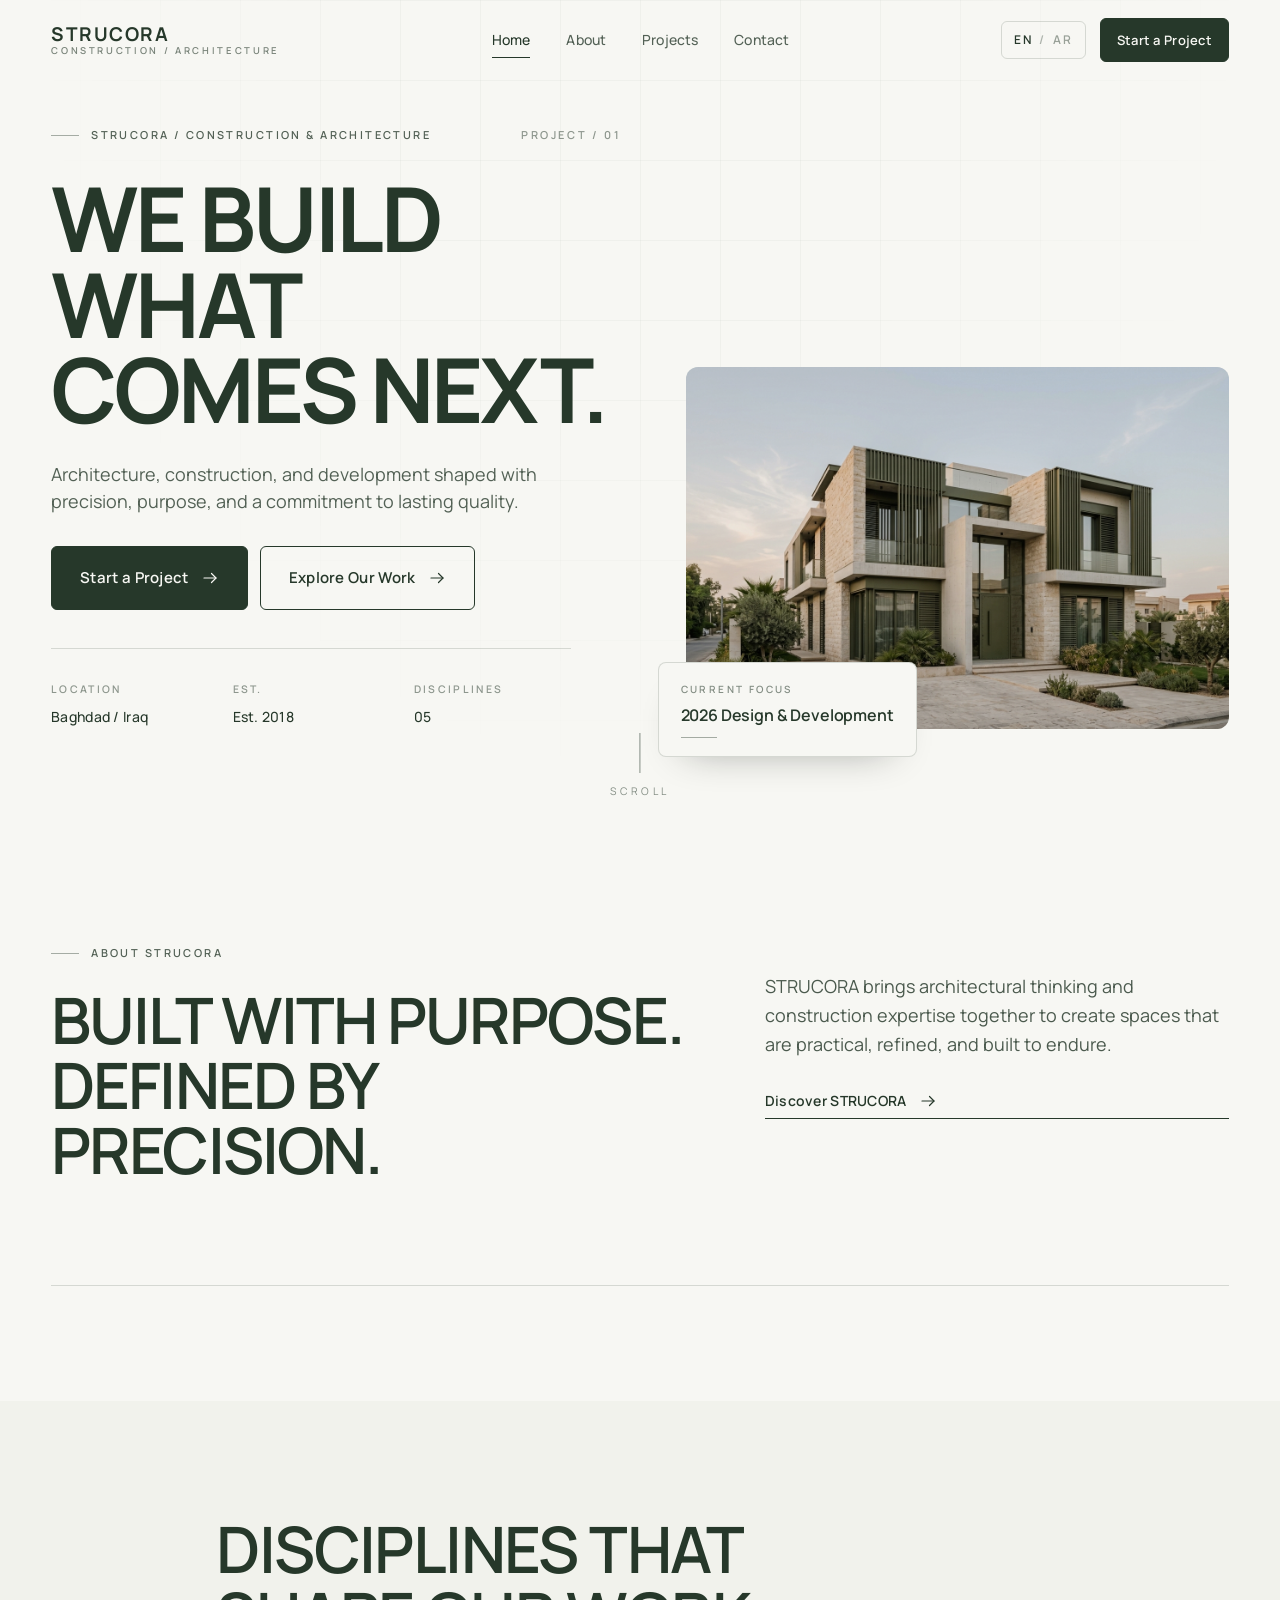
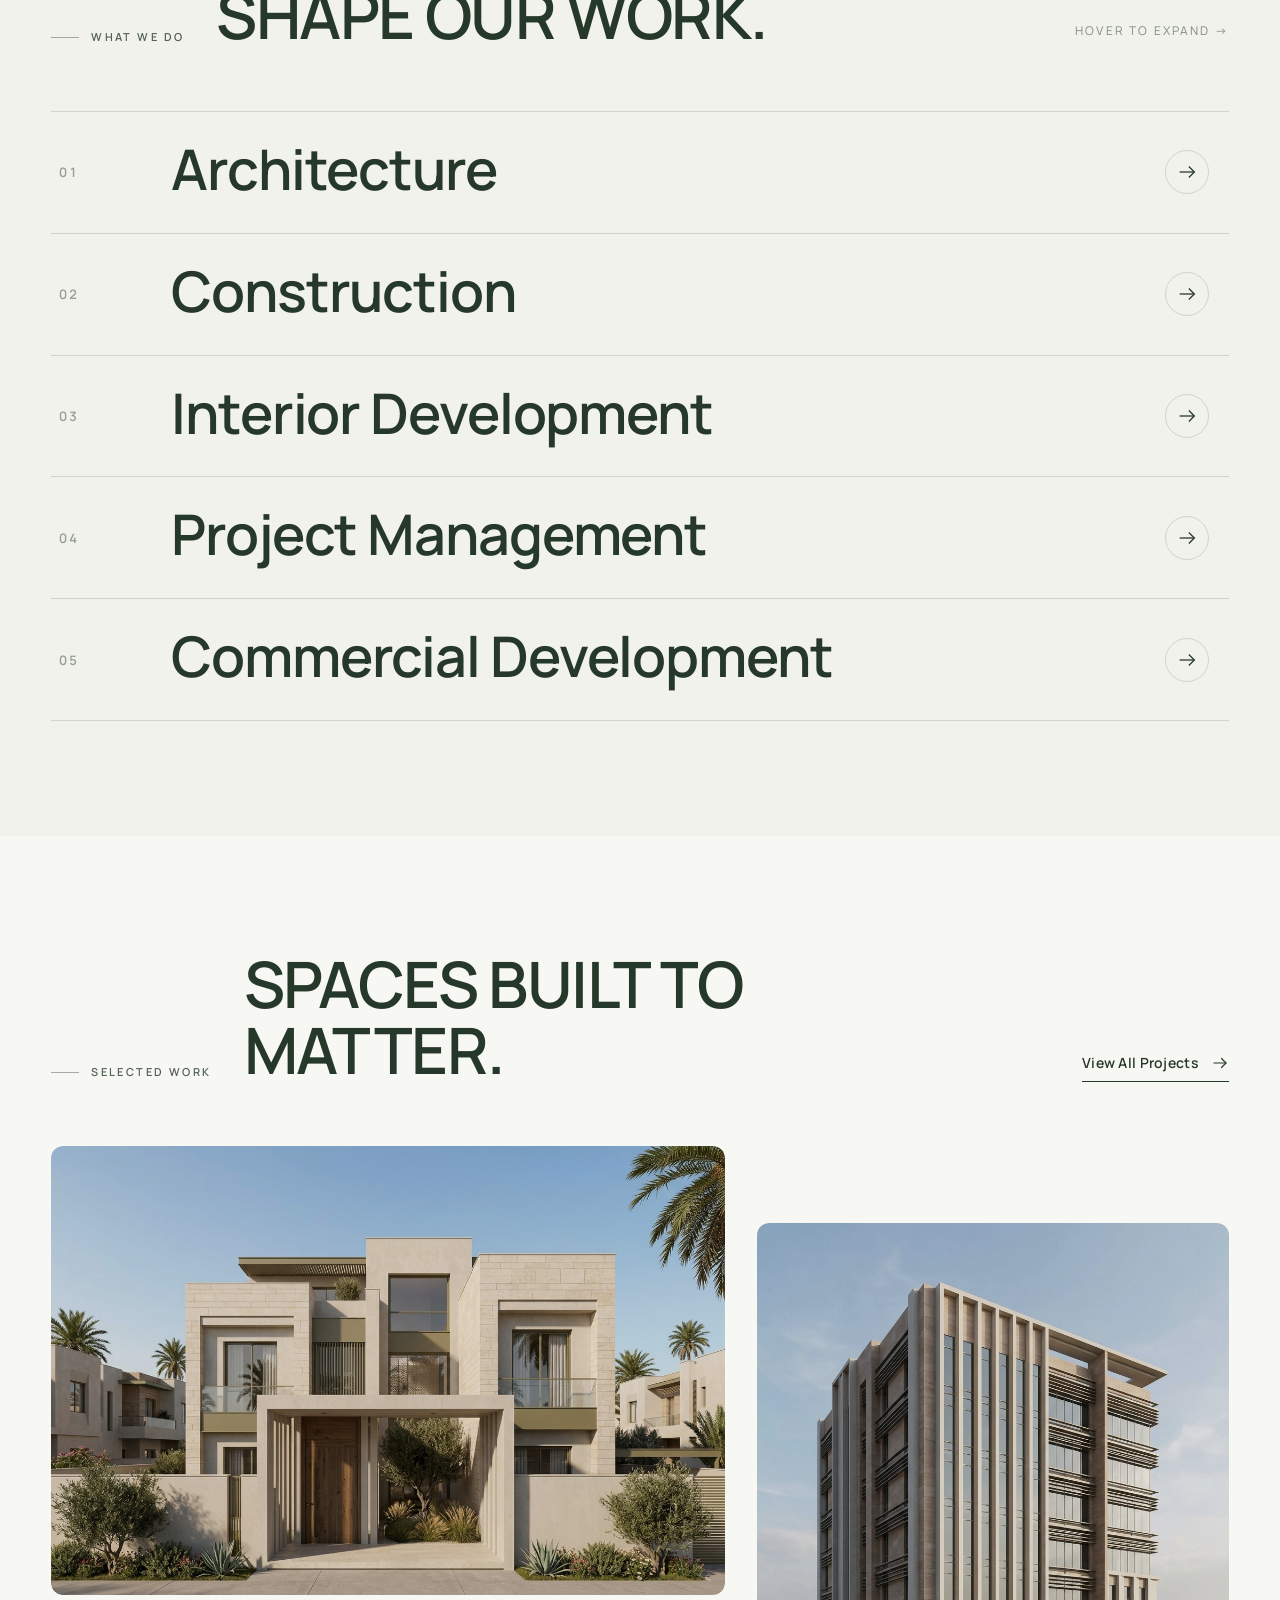
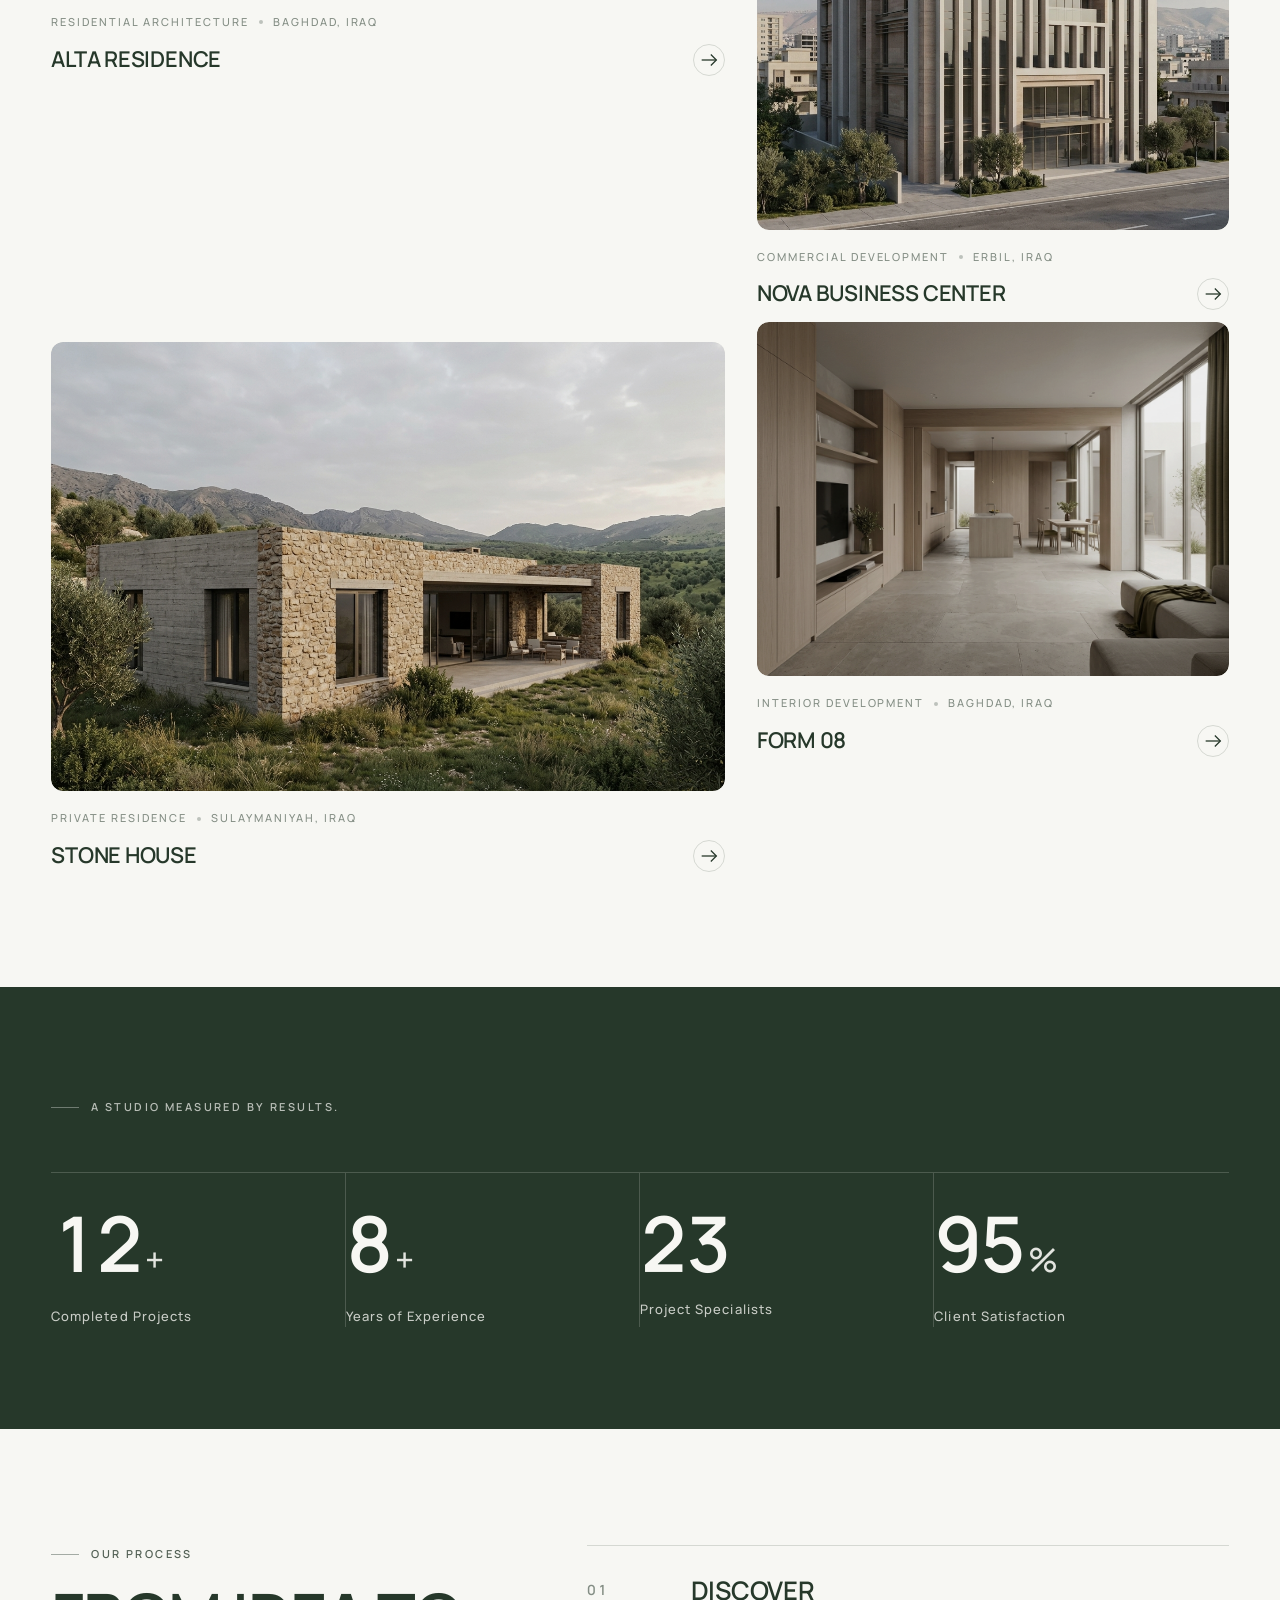
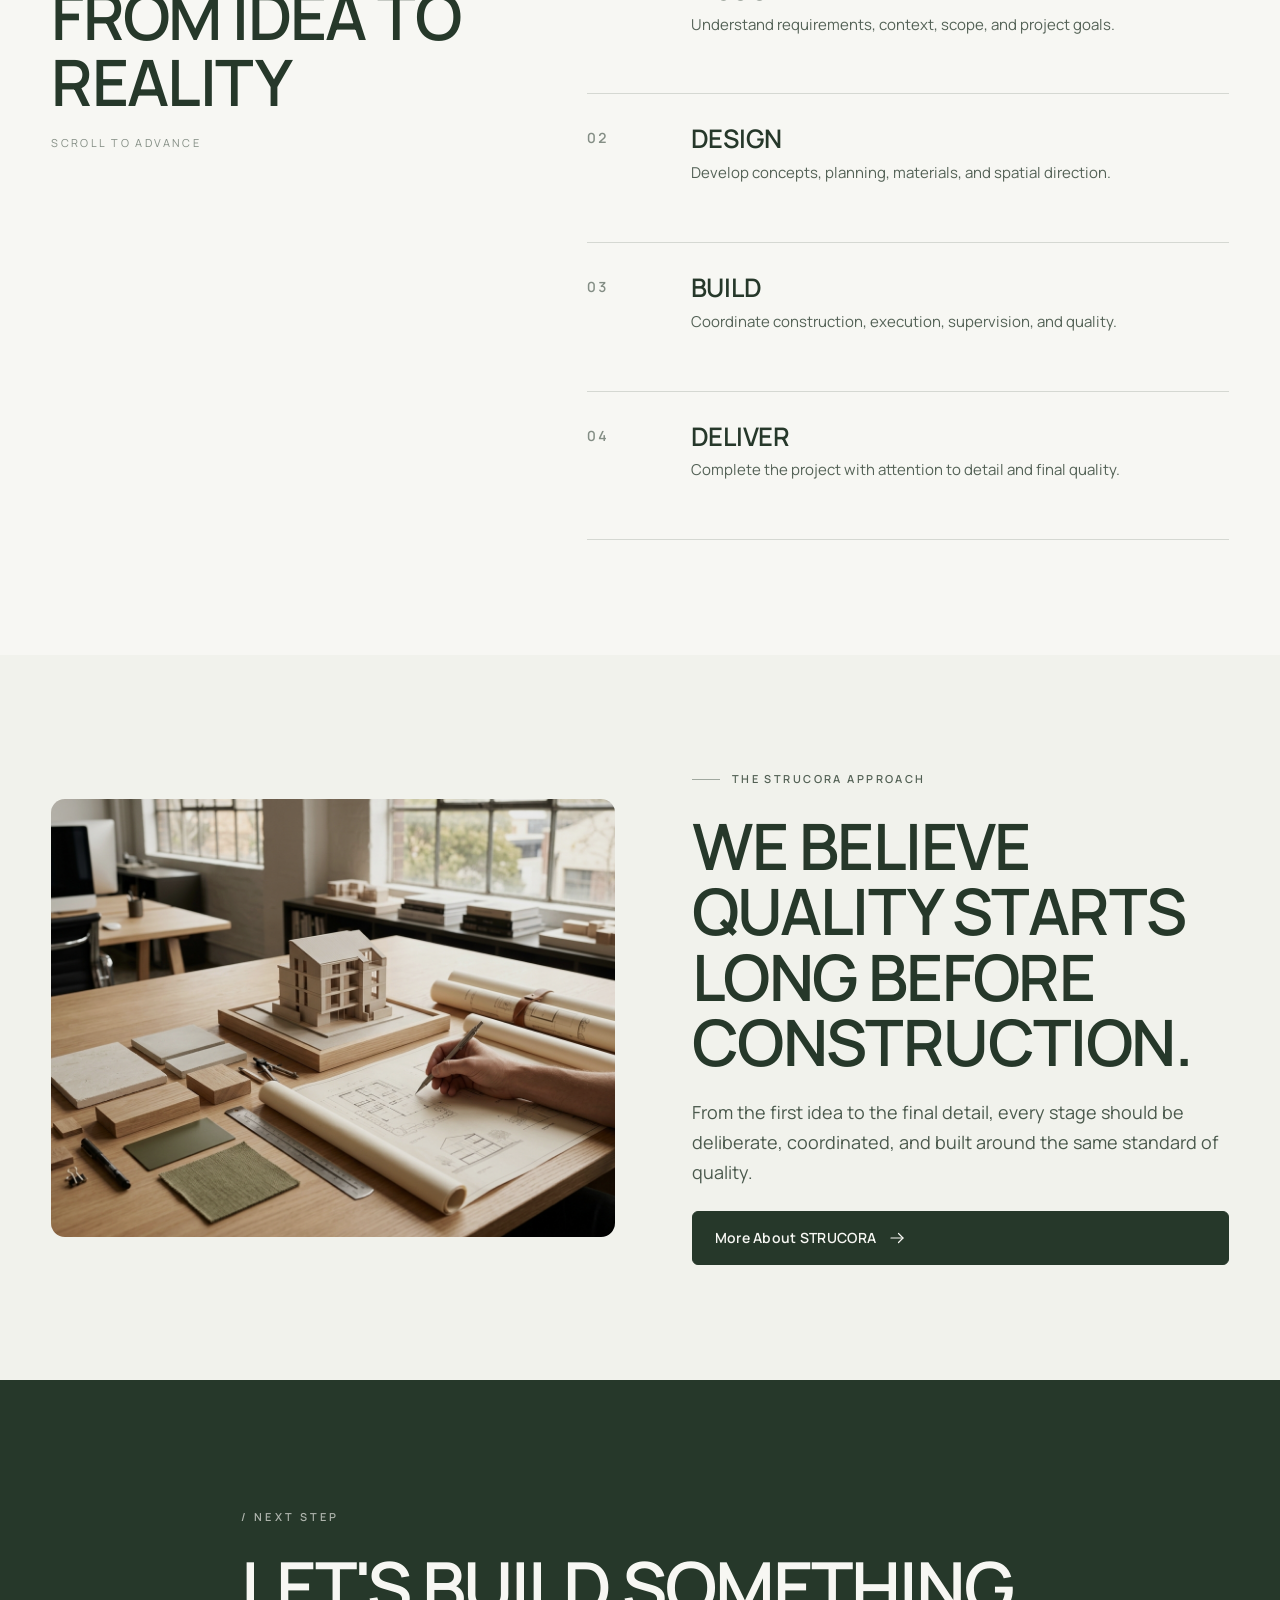
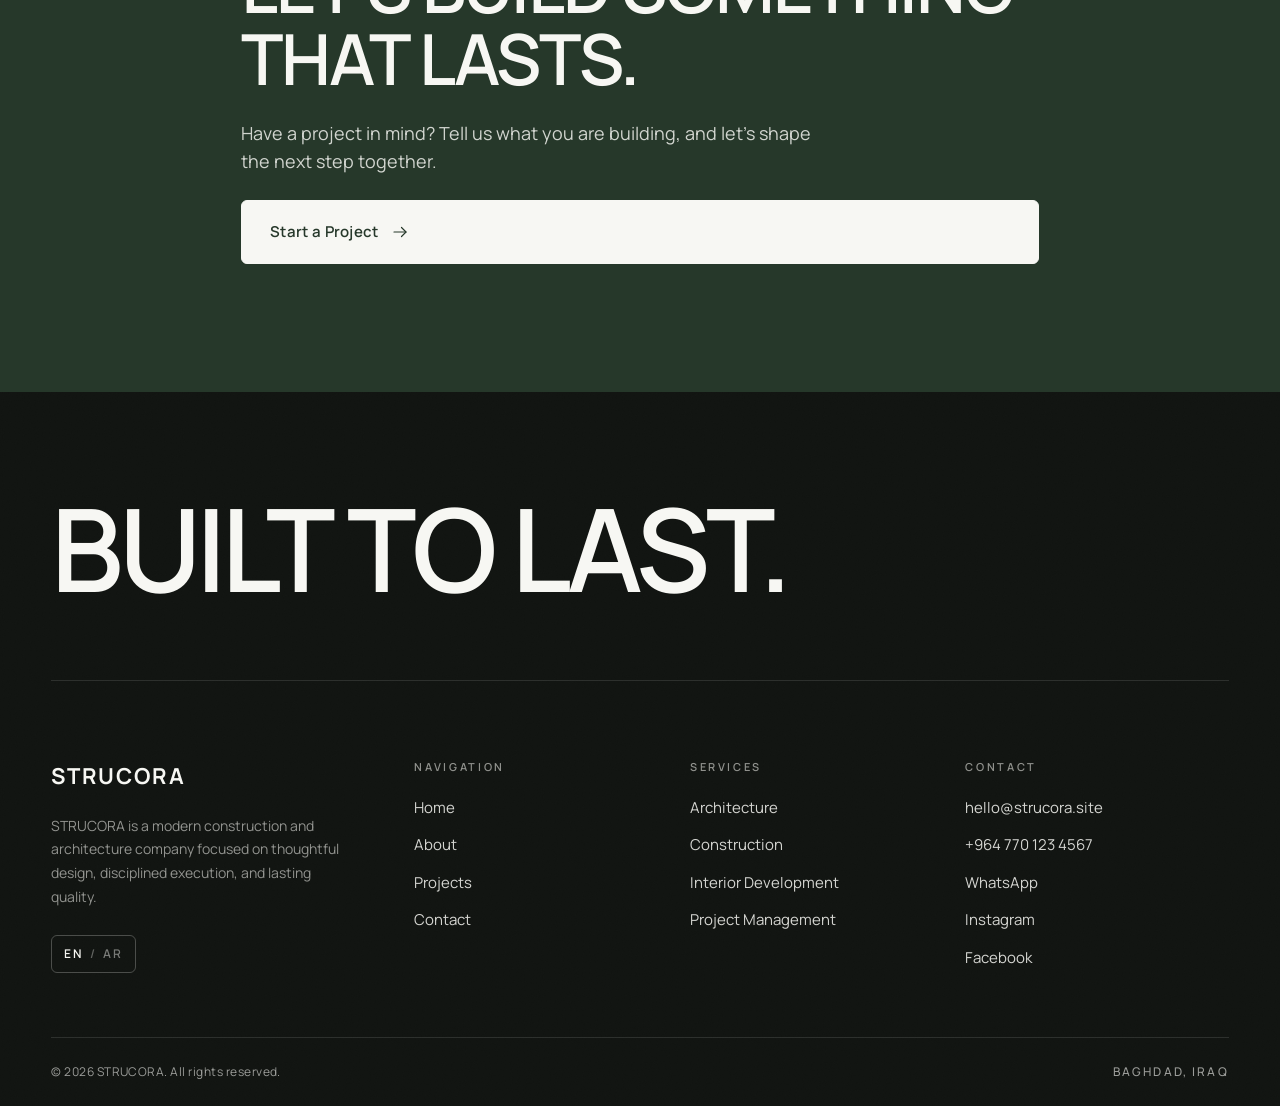
<file: index.html>
<!doctype html>
<html lang="en" dir="ltr">
  <head>
    <meta charset="UTF-8" />
    <link rel="icon" type="image/svg+xml" href="./public/favicon.svg" />
    <meta name="viewport" content="width=device-width, initial-scale=1.0" />
    <meta name="description" content="STRUCORA — Architecture, Construction & Development. Built with purpose, defined by precision." />
    <link rel="preconnect" href="https://fonts.googleapis.com" /><link rel="preconnect" href="https://fonts.gstatic.com" crossorigin />
    <link href="https://fonts.googleapis.com/css2?family=Manrope:wght@300;400;500;600;700;800&family=IBM+Plex+Sans+Arabic:wght@300;400;500;600;700&display=swap" rel="stylesheet" />
    <link rel="stylesheet" href="./src/styles/variables.css" /><link rel="stylesheet" href="./src/styles/globals.css" /><link rel="stylesheet" href="./src/components/SectionHeading/SectionHeading.css" /><link rel="stylesheet" href="./src/components/SectionLabel/SectionLabel.css" /><link rel="stylesheet" href="./src/components/Button/Button.css" /><link rel="stylesheet" href="./src/components/Counter/Counter.css" /><link rel="stylesheet" href="./src/components/ServiceRow/ServiceRow.css" /><link rel="stylesheet" href="./src/components/ImageReveal/ImageReveal.css" /><link rel="stylesheet" href="./src/components/ProjectCard/ProjectCard.css" /><link rel="stylesheet" href="./src/components/ProjectModal/ProjectModal.css" /><link rel="stylesheet" href="./src/components/LanguageSwitcher/LanguageSwitcher.css" /><link rel="stylesheet" href="./src/components/Header/Header.css" /><link rel="stylesheet" href="./src/components/Footer/Footer.css" /><link rel="stylesheet" href="./src/pages/Home/Home.css" />
    <title>STRUCORA — Architecture, Construction &amp; Development</title>
  </head>
  <body>
    <header class="site-header"><div class="site-header__inner container"><a href="./index.html" class="site-header__brand" aria-label="STRUCORA home"><span class="site-header__logo">STRUCORA</span><span class="site-header__sub">Construction / Architecture</span></a><nav class="site-header__nav" aria-label="Primary"><a href="./index.html" class="site-header__link is-active" aria-current="page"><span>Home</span></a><a href="./about.html" class="site-header__link"><span>About</span></a><a href="./projects.html" class="site-header__link"><span>Projects</span></a><a href="./contact.html" class="site-header__link"><span>Contact</span></a></nav><div class="site-header__actions"><button type="button" class="lang-switch" data-language-toggle aria-label="Switch to Arabic"><span class="lang-switch__opt is-active">EN</span><span class="lang-switch__sep">/</span><span class="lang-switch__opt">AR</span></button><a class="btn btn--primary btn--sm site-header__cta" data-whatsapp href="https://wa.me/9647701234567"><span class="btn__label" data-i18n="cta.start">Start a Project</span></a><button type="button" class="site-header__menu-btn" data-menu-open aria-label="Open menu" aria-expanded="false"><span class="site-header__menu-bar"></span><span class="site-header__menu-bar"></span></button></div></div></header>
    <div class="mobile-menu" aria-hidden="true"><div class="mobile-menu__top container"><a href="./index.html" class="site-header__brand"><span class="site-header__logo">STRUCORA</span></a><button type="button" class="mobile-menu__close" data-menu-close aria-label="Close menu"><svg viewBox="0 0 24 24" width="24" height="24" fill="none" stroke="currentColor" stroke-width="1.6"><line x1="5" y1="5" x2="19" y2="19"/><line x1="19" y1="19" x2="5" y2="5"/></svg></button></div><nav class="mobile-menu__nav" aria-label="Mobile"><a href="./index.html" class="mobile-menu__link is-active" style="--i:0"><span class="mobile-menu__link-num">01</span><span class="mobile-menu__link-label" data-i18n="nav.home">Home</span></a><a href="./about.html" class="mobile-menu__link" style="--i:1"><span class="mobile-menu__link-num">02</span><span class="mobile-menu__link-label" data-i18n="nav.about">About</span></a><a href="./projects.html" class="mobile-menu__link" style="--i:2"><span class="mobile-menu__link-num">03</span><span class="mobile-menu__link-label" data-i18n="nav.projects">Projects</span></a><a href="./contact.html" class="mobile-menu__link" style="--i:3"><span class="mobile-menu__link-num">04</span><span class="mobile-menu__link-label" data-i18n="nav.contact">Contact</span></a></nav><div class="mobile-menu__bottom container"><button type="button" class="lang-switch" data-language-toggle aria-label="Switch to Arabic"><span class="lang-switch__opt is-active">EN</span><span class="lang-switch__sep">/</span><span class="lang-switch__opt">AR</span></button><a class="btn btn--primary btn--md mobile-menu__cta" data-whatsapp href="https://wa.me/9647701234567"><span class="btn__label" data-i18n="cta.start">Start a Project</span></a><div class="mobile-menu__meta"><span>hello@strucora.site</span><span>+964 770 123 4567</span></div></div></div>

    <main>
      <section class="home-hero"><div class="container home-hero__grid"><div class="home-hero__content"><div class="home-hero__top"><div class="section-label"><span class="section-label__dot" aria-hidden="true"></span><span class="section-label__text" data-i18n="home.hero.label">STRUCORA / CONSTRUCTION &amp; ARCHITECTURE</span></div><span class="home-hero__project-code" data-i18n="home.hero.projectCode">PROJECT / 01</span></div><h1 class="home-hero__heading" data-i18n="home.hero.heading" data-i18n-lines="home-hero__heading-line"><span class="home-hero__heading-line">WE BUILD WHAT</span><span class="home-hero__heading-line">COMES NEXT.</span></h1><p class="home-hero__lead" data-i18n="home.hero.lead">Architecture, construction, and development shaped with precision, purpose, and a commitment to lasting quality.</p><div class="home-hero__ctas"><a class="btn btn--primary btn--lg" data-whatsapp href="https://wa.me/9647701234567"><span class="btn__label" data-i18n="home.hero.ctaPrimary">Start a Project</span><svg class="btn__arrow" viewBox="0 0 24 24" aria-hidden="true" fill="none" stroke="currentColor" stroke-width="1.6" stroke-linecap="round" stroke-linejoin="round"><line x1="4" y1="12" x2="20" y2="12"/><polyline points="14 6 20 12 14 18"/></svg></a><a class="btn btn--secondary btn--lg" href="./projects.html"><span class="btn__label" data-i18n="home.hero.ctaSecondary">Explore Our Work</span><svg class="btn__arrow" viewBox="0 0 24 24" aria-hidden="true" fill="none" stroke="currentColor" stroke-width="1.6" stroke-linecap="round" stroke-linejoin="round"><line x1="4" y1="12" x2="20" y2="12"/><polyline points="14 6 20 12 14 18"/></svg></a></div><div class="home-hero__meta"><div><div class="home-hero__meta-label">LOCATION</div><div class="home-hero__meta-value" data-i18n="home.hero.metaLocation">Baghdad / Iraq</div></div><div><div class="home-hero__meta-label">EST.</div><div class="home-hero__meta-value" data-i18n="home.hero.metaEstablished">Est. 2018</div></div><div><div class="home-hero__meta-label">DISCIPLINES</div><div class="home-hero__meta-value">05</div></div></div></div><div class="home-hero__media"><div class="img-reveal" style="aspect-ratio:3 / 2" data-visible="true"><div class="img-reveal__mask"></div><div class="img-reveal__inner"><img src="./public/imge.png" alt="STRUCORA architectural hero" loading="eager" decoding="async"></div></div><div class="home-hero__media-card"><span class="home-hero__media-card-label">CURRENT FOCUS</span><span class="home-hero__media-card-title" data-localized="2026 Design &amp; Development|مشاريع التصميم والتطوير 2026">2026 Design &amp; Development</span><span class="home-hero__media-card-line"></span></div></div></div><div class="home-hero__scroll" aria-hidden="true"><span class="home-hero__scroll-line"></span><span class="home-hero__scroll-text">SCROLL</span></div></section>

      <section class="home-intro section"><div class="container home-intro__grid"><div class="home-intro__left"><div class="section-label"><span class="section-label__dot" aria-hidden="true"></span><span class="section-label__text" data-i18n="home.intro.label">ABOUT STRUCORA</span></div><h2 class="section-heading home-intro__heading" data-i18n="home.intro.heading" data-i18n-lines="section-heading__line"><span class="section-heading__line">BUILT WITH PURPOSE.</span><span class="section-heading__line">DEFINED BY PRECISION.</span></h2></div><div class="home-intro__right"><p class="home-intro__text" data-i18n="home.intro.text">STRUCORA brings architectural thinking and construction expertise together to create spaces that are practical, refined, and built to endure.</p><a class="btn btn--ghost" href="./about.html"><span class="btn__label" data-i18n="home.intro.cta">Discover STRUCORA</span><svg class="btn__arrow" viewBox="0 0 24 24" aria-hidden="true" fill="none" stroke="currentColor" stroke-width="1.6" stroke-linecap="round" stroke-linejoin="round"><line x1="4" y1="12" x2="20" y2="12"/><polyline points="14 6 20 12 14 18"/></svg></a></div></div><div class="container"><div class="home-intro__divider" aria-hidden="true"></div></div></section>

      <section class="home-services section"><div class="container"><div class="home-services__head"><div class="section-label"><span class="section-label__dot" aria-hidden="true"></span><span class="section-label__text" data-i18n="home.services.label">WHAT WE DO</span></div><h2 class="section-heading home-services__heading" data-i18n="home.services.heading" data-i18n-lines="section-heading__line"><span class="section-heading__line">DISCIPLINES THAT</span><span class="section-heading__line">SHAPE OUR WORK.</span></h2><span class="home-services__note" data-i18n="home.services.note">Hover to expand →</span></div><div class="home-services__list">
        <div class="service-row" data-service="architecture"><div class="service-row__line" aria-hidden="true"></div><button type="button" class="service-row__btn"><span class="service-row__num">01</span><div class="service-row__main"><h3 class="service-row__title" data-service-title="architecture">Architecture</h3><p class="service-row__desc" data-service-description="architecture">Concept development, architectural planning, and refined spatial design.</p></div><span class="service-row__arrow"><svg viewBox="0 0 24 24" width="22" height="22" fill="none" stroke="currentColor" stroke-width="1.4"><line x1="4" y1="12" x2="20" y2="12"/><polyline points="14 6 20 12 14 18"/></svg></span></button><div class="service-row__preview"><div class="service-row__preview-inner"><div class="img-reveal" style="aspect-ratio:10 / 7" data-visible="true"><div class="img-reveal__mask"></div><div class="img-reveal__inner"><div class="img-reveal__placeholder"><span class="img-reveal__placeholder-label">IMAGE PLACEHOLDER</span><span class="img-reveal__placeholder-sub">10 / 7</span></div></div></div></div></div></div>
        <div class="service-row" data-service="construction"><div class="service-row__line" aria-hidden="true"></div><button type="button" class="service-row__btn"><span class="service-row__num">02</span><div class="service-row__main"><h3 class="service-row__title" data-service-title="construction">Construction</h3><p class="service-row__desc" data-service-description="construction">Precise construction built around quality, coordination, and long-term performance.</p></div><span class="service-row__arrow"><svg viewBox="0 0 24 24" width="22" height="22" fill="none" stroke="currentColor" stroke-width="1.4"><line x1="4" y1="12" x2="20" y2="12"/><polyline points="14 6 20 12 14 18"/></svg></span></button><div class="service-row__preview"><div class="service-row__preview-inner"><div class="img-reveal" style="aspect-ratio:10 / 7" data-visible="true"><div class="img-reveal__mask"></div><div class="img-reveal__inner"><div class="img-reveal__placeholder"><span class="img-reveal__placeholder-label">IMAGE PLACEHOLDER</span><span class="img-reveal__placeholder-sub">10 / 7</span></div></div></div></div></div></div>
        <div class="service-row" data-service="interior"><div class="service-row__line" aria-hidden="true"></div><button type="button" class="service-row__btn"><span class="service-row__num">03</span><div class="service-row__main"><h3 class="service-row__title" data-service-title="interior">Interior Development</h3><p class="service-row__desc" data-service-description="interior">Functional and refined interiors shaped around the identity of each project.</p></div><span class="service-row__arrow"><svg viewBox="0 0 24 24" width="22" height="22" fill="none" stroke="currentColor" stroke-width="1.4"><line x1="4" y1="12" x2="20" y2="12"/><polyline points="14 6 20 12 14 18"/></svg></span></button><div class="service-row__preview"><div class="service-row__preview-inner"><div class="img-reveal" style="aspect-ratio:10 / 7" data-visible="true"><div class="img-reveal__mask"></div><div class="img-reveal__inner"><div class="img-reveal__placeholder"><span class="img-reveal__placeholder-label">IMAGE PLACEHOLDER</span><span class="img-reveal__placeholder-sub">10 / 7</span></div></div></div></div></div></div>
        <div class="service-row" data-service="management"><div class="service-row__line" aria-hidden="true"></div><button type="button" class="service-row__btn"><span class="service-row__num">04</span><div class="service-row__main"><h3 class="service-row__title" data-service-title="management">Project Management</h3><p class="service-row__desc" data-service-description="management">Clear planning, coordination, supervision, and project delivery.</p></div><span class="service-row__arrow"><svg viewBox="0 0 24 24" width="22" height="22" fill="none" stroke="currentColor" stroke-width="1.4"><line x1="4" y1="12" x2="20" y2="12"/><polyline points="14 6 20 12 14 18"/></svg></span></button><div class="service-row__preview"><div class="service-row__preview-inner"><div class="img-reveal" style="aspect-ratio:10 / 7" data-visible="true"><div class="img-reveal__mask"></div><div class="img-reveal__inner"><div class="img-reveal__placeholder"><span class="img-reveal__placeholder-label">IMAGE PLACEHOLDER</span><span class="img-reveal__placeholder-sub">10 / 7</span></div></div></div></div></div></div>
        <div class="service-row" data-service="commercial"><div class="service-row__line" aria-hidden="true"></div><button type="button" class="service-row__btn"><span class="service-row__num">05</span><div class="service-row__main"><h3 class="service-row__title" data-service-title="commercial">Commercial Development</h3><p class="service-row__desc" data-service-description="commercial">Strategic development for modern commercial and mixed-use environments.</p></div><span class="service-row__arrow"><svg viewBox="0 0 24 24" width="22" height="22" fill="none" stroke="currentColor" stroke-width="1.4"><line x1="4" y1="12" x2="20" y2="12"/><polyline points="14 6 20 12 14 18"/></svg></span></button><div class="service-row__preview"><div class="service-row__preview-inner"><div class="img-reveal" style="aspect-ratio:10 / 7" data-visible="true"><div class="img-reveal__mask"></div><div class="img-reveal__inner"><div class="img-reveal__placeholder"><span class="img-reveal__placeholder-label">IMAGE PLACEHOLDER</span><span class="img-reveal__placeholder-sub">10 / 7</span></div></div></div></div></div></div>
      </div></div></section>

      <section class="home-projects section"><div class="container"><div class="home-projects__head"><div class="section-label"><span class="section-label__dot" aria-hidden="true"></span><span class="section-label__text" data-i18n="home.projects.label">SELECTED WORK</span></div><h2 class="section-heading home-projects__heading" data-i18n="home.projects.heading" data-i18n-lines="section-heading__line"><span class="section-heading__line">SPACES BUILT TO MATTER.</span></h2><a class="btn btn--ghost" href="./projects.html"><span class="btn__label" data-i18n="home.projects.cta">View All Projects</span><svg class="btn__arrow" viewBox="0 0 24 24" aria-hidden="true" fill="none" stroke="currentColor" stroke-width="1.6" stroke-linecap="round" stroke-linejoin="round"><line x1="4" y1="12" x2="20" y2="12"/><polyline points="14 6 20 12 14 18"/></svg></a></div><div class="home-projects__grid">
        <article class="project-card home-projects__item home-projects__item--wide"><button type="button" class="project-card__btn" data-project="alta-residence"><div class="project-card__media"><div class="img-reveal" style="aspect-ratio:3 / 2" data-visible="true"><div class="img-reveal__mask"></div><div class="img-reveal__inner"><div class="img-reveal__placeholder"><span class="img-reveal__placeholder-label">IMAGE PLACEHOLDER</span><span class="img-reveal__placeholder-sub">3 / 2</span></div></div></div><div class="project-card__overlay"></div><div class="project-card__media-meta"><span>01</span><span>2026</span></div></div><div class="project-card__body"><div class="project-card__meta"><span data-project-category="alta-residence">Residential Architecture</span><span class="project-card__dot"></span><span data-project-location="alta-residence">Baghdad, Iraq</span></div><div class="project-card__title-row"><h3 class="project-card__title" data-project-name="alta-residence">ALTA RESIDENCE</h3><span class="project-card__arrow"><svg viewBox="0 0 24 24" width="22" height="22" fill="none" stroke="currentColor" stroke-width="1.4"><line x1="4" y1="12" x2="20" y2="12"/><polyline points="14 6 20 12 14 18"/></svg></span></div></div></button></article>
        <article class="project-card home-projects__item home-projects__item--tall"><button type="button" class="project-card__btn" data-project="nova-business-center"><div class="project-card__media"><div class="img-reveal" style="aspect-ratio:7 / 9" data-visible="true"><div class="img-reveal__mask"></div><div class="img-reveal__inner"><div class="img-reveal__placeholder"><span class="img-reveal__placeholder-label">IMAGE PLACEHOLDER</span><span class="img-reveal__placeholder-sub">7 / 9</span></div></div></div><div class="project-card__overlay"></div><div class="project-card__media-meta"><span>02</span><span>2025</span></div></div><div class="project-card__body"><div class="project-card__meta"><span data-project-category="nova-business-center">Commercial Development</span><span class="project-card__dot"></span><span data-project-location="nova-business-center">Erbil, Iraq</span></div><div class="project-card__title-row"><h3 class="project-card__title" data-project-name="nova-business-center">NOVA BUSINESS CENTER</h3><span class="project-card__arrow"><svg viewBox="0 0 24 24" width="22" height="22" fill="none" stroke="currentColor" stroke-width="1.4"><line x1="4" y1="12" x2="20" y2="12"/><polyline points="14 6 20 12 14 18"/></svg></span></div></div></button></article>
        <article class="project-card home-projects__item home-projects__item--offset"><button type="button" class="project-card__btn" data-project="stone-house"><div class="project-card__media"><div class="img-reveal" style="aspect-ratio:3 / 2" data-visible="true"><div class="img-reveal__mask"></div><div class="img-reveal__inner"><div class="img-reveal__placeholder"><span class="img-reveal__placeholder-label">IMAGE PLACEHOLDER</span><span class="img-reveal__placeholder-sub">3 / 2</span></div></div></div><div class="project-card__overlay"></div><div class="project-card__media-meta"><span>03</span><span>2025</span></div></div><div class="project-card__body"><div class="project-card__meta"><span data-project-category="stone-house">Private Residence</span><span class="project-card__dot"></span><span data-project-location="stone-house">Sulaymaniyah, Iraq</span></div><div class="project-card__title-row"><h3 class="project-card__title" data-project-name="stone-house">STONE HOUSE</h3><span class="project-card__arrow"><svg viewBox="0 0 24 24" width="22" height="22" fill="none" stroke="currentColor" stroke-width="1.4"><line x1="4" y1="12" x2="20" y2="12"/><polyline points="14 6 20 12 14 18"/></svg></span></div></div></button></article>
        <article class="project-card home-projects__item home-projects__item--medium"><button type="button" class="project-card__btn" data-project="form-08"><div class="project-card__media"><div class="img-reveal" style="aspect-ratio:4 / 3" data-visible="true"><div class="img-reveal__mask"></div><div class="img-reveal__inner"><div class="img-reveal__placeholder"><span class="img-reveal__placeholder-label">IMAGE PLACEHOLDER</span><span class="img-reveal__placeholder-sub">4 / 3</span></div></div></div><div class="project-card__overlay"></div><div class="project-card__media-meta"><span>04</span><span>2024</span></div></div><div class="project-card__body"><div class="project-card__meta"><span data-project-category="form-08">Interior Development</span><span class="project-card__dot"></span><span data-project-location="form-08">Baghdad, Iraq</span></div><div class="project-card__title-row"><h3 class="project-card__title" data-project-name="form-08">FORM 08</h3><span class="project-card__arrow"><svg viewBox="0 0 24 24" width="22" height="22" fill="none" stroke="currentColor" stroke-width="1.4"><line x1="4" y1="12" x2="20" y2="12"/><polyline points="14 6 20 12 14 18"/></svg></span></div></div></button></article>
      </div></div></section>

      <section class="home-stats section--tight"><div class="container"><div class="section-label home-stats__label"><span class="section-label__dot" aria-hidden="true"></span><span class="section-label__text" data-i18n="home.stats.heading">A STUDIO MEASURED BY RESULTS.</span></div><div class="home-stats__grid">
        <div class="home-stats__item"><span class="counter" data-counter="12" data-suffix="+"><span class="counter__num">0</span><span class="counter__suffix">+</span></span><div class="home-stats__label-sm" data-localized="Completed Projects|مشروعاً منجزاً">Completed Projects</div></div><div class="home-stats__item"><span class="counter" data-counter="8" data-suffix="+"><span class="counter__num">0</span><span class="counter__suffix">+</span></span><div class="home-stats__label-sm" data-localized="Years of Experience|سنوات من الخبرة">Years of Experience</div></div><div class="home-stats__item"><span class="counter" data-counter="24" data-suffix=""><span class="counter__num">0</span><span class="counter__suffix"></span></span><div class="home-stats__label-sm" data-localized="Project Specialists|متخصصاً">Project Specialists</div></div><div class="home-stats__item"><span class="counter" data-counter="98" data-suffix="%"><span class="counter__num">0</span><span class="counter__suffix">%</span></span><div class="home-stats__label-sm" data-localized="Client Satisfaction|رضا العملاء">Client Satisfaction</div></div>
      </div></div></section>

      <section class="home-process section"><div class="container home-process__grid"><div class="home-process__head"><div class="section-label"><span class="section-label__dot" aria-hidden="true"></span><span class="section-label__text" data-i18n="home.process.label">OUR PROCESS</span></div><h2 class="section-heading home-process__heading" data-i18n="home.process.heading" data-i18n-lines="section-heading__line"><span class="section-heading__line">FROM IDEA TO REALITY</span></h2><span class="home-process__note" data-i18n="home.process.note">Scroll to advance</span></div><ol class="home-process__list">
        <li class="home-process__stage"><div class="home-process__stage-num">01</div><div class="home-process__stage-body"><h3 class="home-process__stage-title" data-process-title="0">DISCOVER</h3><p class="home-process__stage-desc" data-process-description="0">Understand requirements, context, scope, and project goals.</p></div><div class="home-process__stage-line" aria-hidden="true"></div></li><li class="home-process__stage"><div class="home-process__stage-num">02</div><div class="home-process__stage-body"><h3 class="home-process__stage-title" data-process-title="1">DESIGN</h3><p class="home-process__stage-desc" data-process-description="1">Develop concepts, planning, materials, and spatial direction.</p></div><div class="home-process__stage-line" aria-hidden="true"></div></li><li class="home-process__stage"><div class="home-process__stage-num">03</div><div class="home-process__stage-body"><h3 class="home-process__stage-title" data-process-title="2">BUILD</h3><p class="home-process__stage-desc" data-process-description="2">Coordinate construction, execution, supervision, and quality.</p></div><div class="home-process__stage-line" aria-hidden="true"></div></li><li class="home-process__stage"><div class="home-process__stage-num">04</div><div class="home-process__stage-body"><h3 class="home-process__stage-title" data-process-title="3">DELIVER</h3><p class="home-process__stage-desc" data-process-description="3">Complete the project with attention to detail and final quality.</p></div><div class="home-process__stage-line" aria-hidden="true"></div></li>
      </ol></div></section>

      <section class="home-about-preview section"><div class="container home-about-preview__grid"><div class="home-about-preview__media"><div class="img-reveal" style="aspect-ratio:9 / 7" data-visible="true"><div class="img-reveal__mask"></div><div class="img-reveal__inner"><div class="img-reveal__placeholder"><span class="img-reveal__placeholder-label">IMAGE PLACEHOLDER</span><span class="img-reveal__placeholder-sub">9 / 7</span></div></div></div></div><div class="home-about-preview__body"><div class="section-label"><span class="section-label__dot" aria-hidden="true"></span><span class="section-label__text" data-i18n="home.about.label">THE STRUCORA APPROACH</span></div><h2 class="section-heading home-about-preview__heading" data-i18n="home.about.heading" data-i18n-lines="section-heading__line"><span class="section-heading__line">WE BELIEVE QUALITY STARTS LONG BEFORE CONSTRUCTION.</span></h2><p class="home-about-preview__text" data-i18n="home.about.text">From the first idea to the final detail, every stage should be deliberate, coordinated, and built around the same standard of quality.</p><a class="btn btn--primary" href="./about.html"><span class="btn__label" data-i18n="home.about.cta">More About STRUCORA</span><svg class="btn__arrow" viewBox="0 0 24 24" aria-hidden="true" fill="none" stroke="currentColor" stroke-width="1.6" stroke-linecap="round" stroke-linejoin="round"><line x1="4" y1="12" x2="20" y2="12"/><polyline points="14 6 20 12 14 18"/></svg></a></div></div></section>

      <section class="home-final section"><div class="container home-final__inner"><span class="home-final__label">/ NEXT STEP</span><h2 class="home-final__heading" data-i18n="home.final.heading">LET'S BUILD SOMETHING THAT LASTS.</h2><p class="home-final__text" data-i18n="home.final.text">Have a project in mind? Tell us what you are building, and let's shape the next step together.</p><a class="btn btn--inverse btn--lg" data-whatsapp href="https://wa.me/9647701234567"><span class="btn__label" data-i18n="home.final.cta">Start a Project</span><svg class="btn__arrow" viewBox="0 0 24 24" aria-hidden="true" fill="none" stroke="currentColor" stroke-width="1.6" stroke-linecap="round" stroke-linejoin="round"><line x1="4" y1="12" x2="20" y2="12"/><polyline points="14 6 20 12 14 18"/></svg></a></div></section>
    </main>

    <footer class="site-footer noise"><div class="container"><div class="site-footer__top"><h2 class="site-footer__statement" data-i18n="footer.statement">BUILT TO LAST.</h2></div><div class="site-footer__grid"><div class="site-footer__col site-footer__col--brand"><a href="./index.html" class="site-footer__logo">STRUCORA</a><p class="site-footer__tagline">STRUCORA is a modern construction and architecture company focused on thoughtful design, disciplined execution, and lasting quality.</p><div class="site-footer__lang"><button type="button" class="lang-switch lang-switch--inverse" data-language-toggle aria-label="Switch to Arabic"><span class="lang-switch__opt is-active">EN</span><span class="lang-switch__sep">/</span><span class="lang-switch__opt">AR</span></button></div></div><div class="site-footer__col"><div class="site-footer__heading" data-i18n="footer.col.nav">Navigation</div><ul class="site-footer__list"><li><a href="./index.html" class="site-footer__link" data-i18n="nav.home">Home</a></li><li><a href="./about.html" class="site-footer__link" data-i18n="nav.about">About</a></li><li><a href="./projects.html" class="site-footer__link" data-i18n="nav.projects">Projects</a></li><li><a href="./contact.html" class="site-footer__link" data-i18n="nav.contact">Contact</a></li></ul></div><div class="site-footer__col"><div class="site-footer__heading" data-i18n="footer.col.services">Services</div><ul class="site-footer__list"><li><span class="site-footer__link" data-localized="Architecture|الهندسة المعمارية">Architecture</span></li><li><span class="site-footer__link" data-localized="Construction|الإنشاءات">Construction</span></li><li><span class="site-footer__link" data-localized="Interior Development|تطوير المساحات الداخلية">Interior Development</span></li><li><span class="site-footer__link" data-localized="Project Management|إدارة المشاريع">Project Management</span></li></ul></div><div class="site-footer__col"><div class="site-footer__heading" data-i18n="footer.col.contact">Contact</div><ul class="site-footer__list site-footer__list--contact"><li><a href="mailto:hello@strucora.site" class="site-footer__link">hello@strucora.site</a></li><li><a href="tel:+9647701234567" class="site-footer__link">+964 770 123 4567</a></li><li><a data-whatsapp href="https://wa.me/9647701234567" target="_blank" rel="noreferrer" class="site-footer__link">WhatsApp</a></li><li><a href="https://instagram.com/strucora.site" target="_blank" rel="noreferrer" class="site-footer__link">Instagram</a></li><li><a href="https://facebook.com/strucora.site" target="_blank" rel="noreferrer" class="site-footer__link">Facebook</a></li></ul></div></div><div class="site-footer__bottom"><span data-i18n="footer.copy">© 2026 STRUCORA. All rights reserved.</span><span class="site-footer__bottom-meta" data-localized="Baghdad, Iraq|بغداد، العراق">Baghdad, Iraq</span></div></div></footer>
    <dialog id="project-modal" class="project-modal"></dialog><div class="custom-cursor" aria-hidden="true"></div>
    <script>window.Strucora = {};</script><script src="./src/data/translations.js"></script><script src="./src/data/company.js"></script><script src="./src/data/projects.js"></script><script src="./src/data/services.js"></script><script src="./src/data/team.js"></script><script src="./src/interactions.js"></script>
  </body>
</html>
</file>
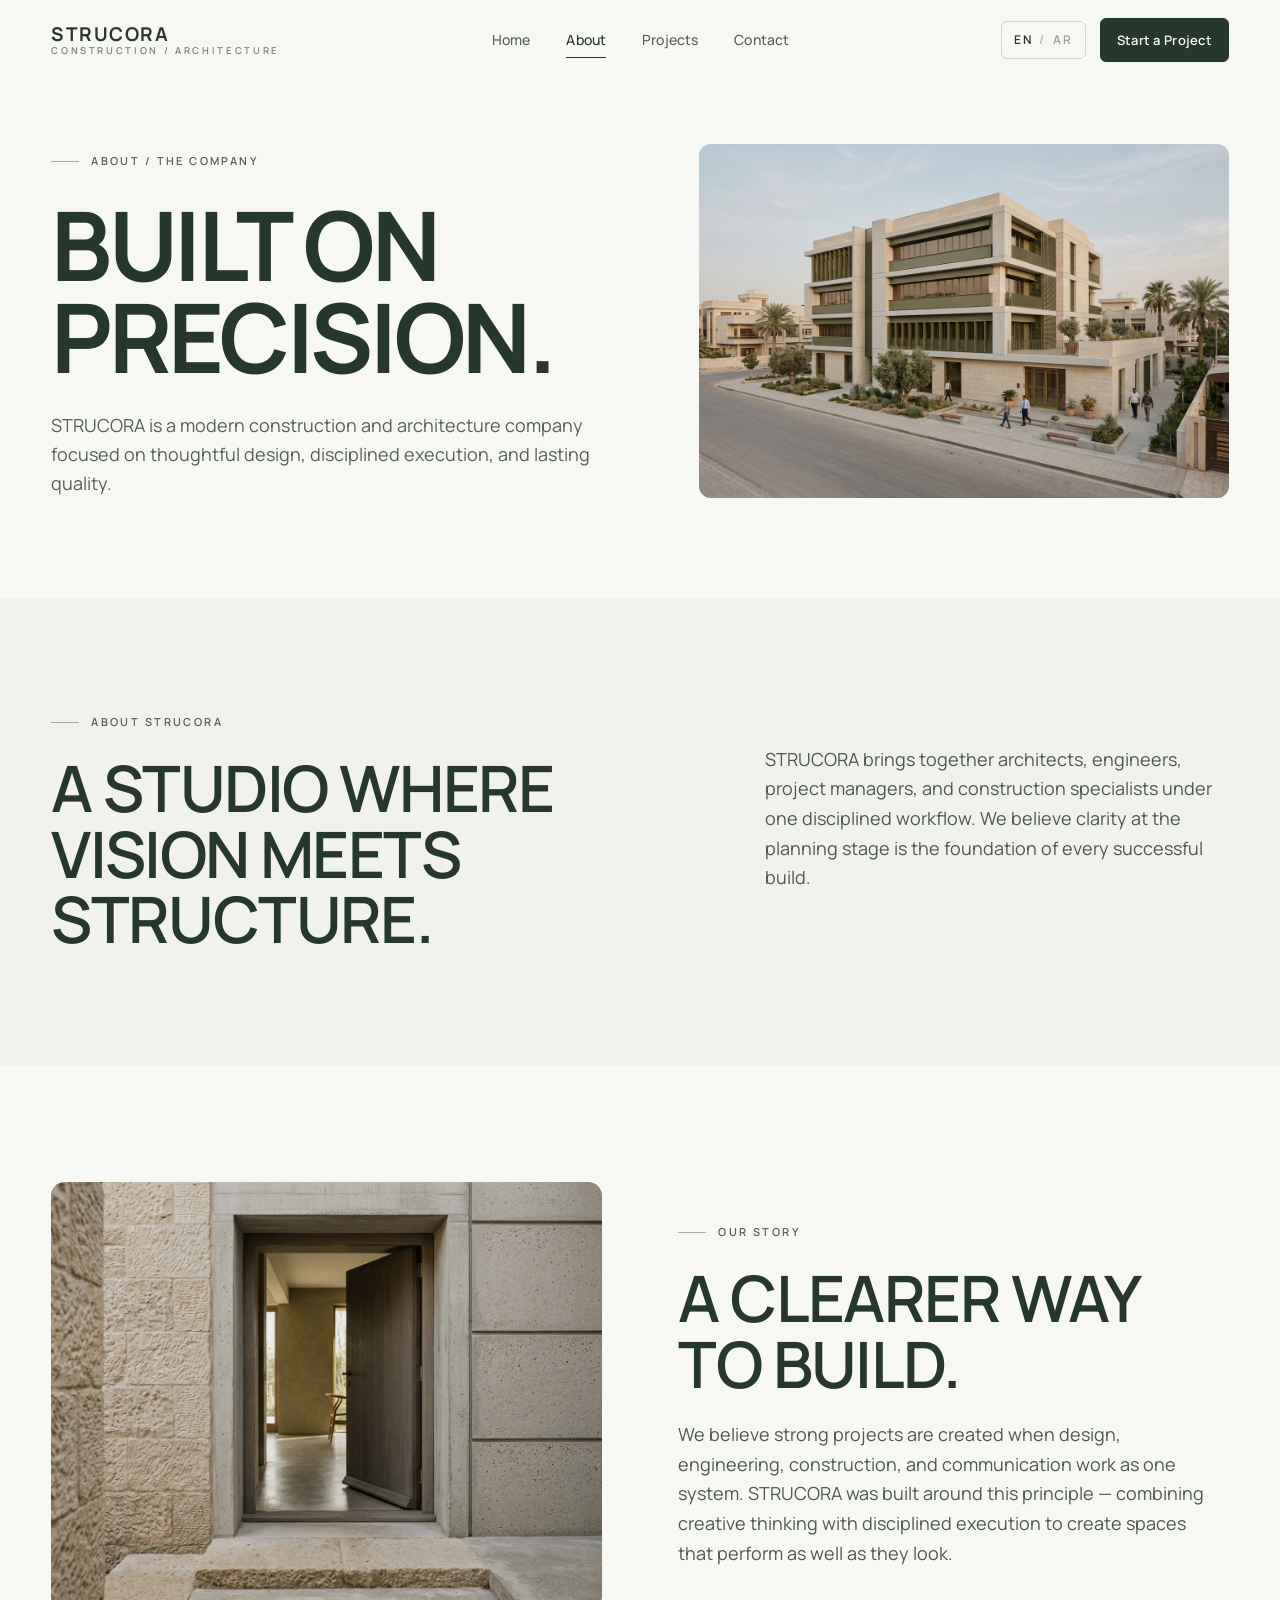
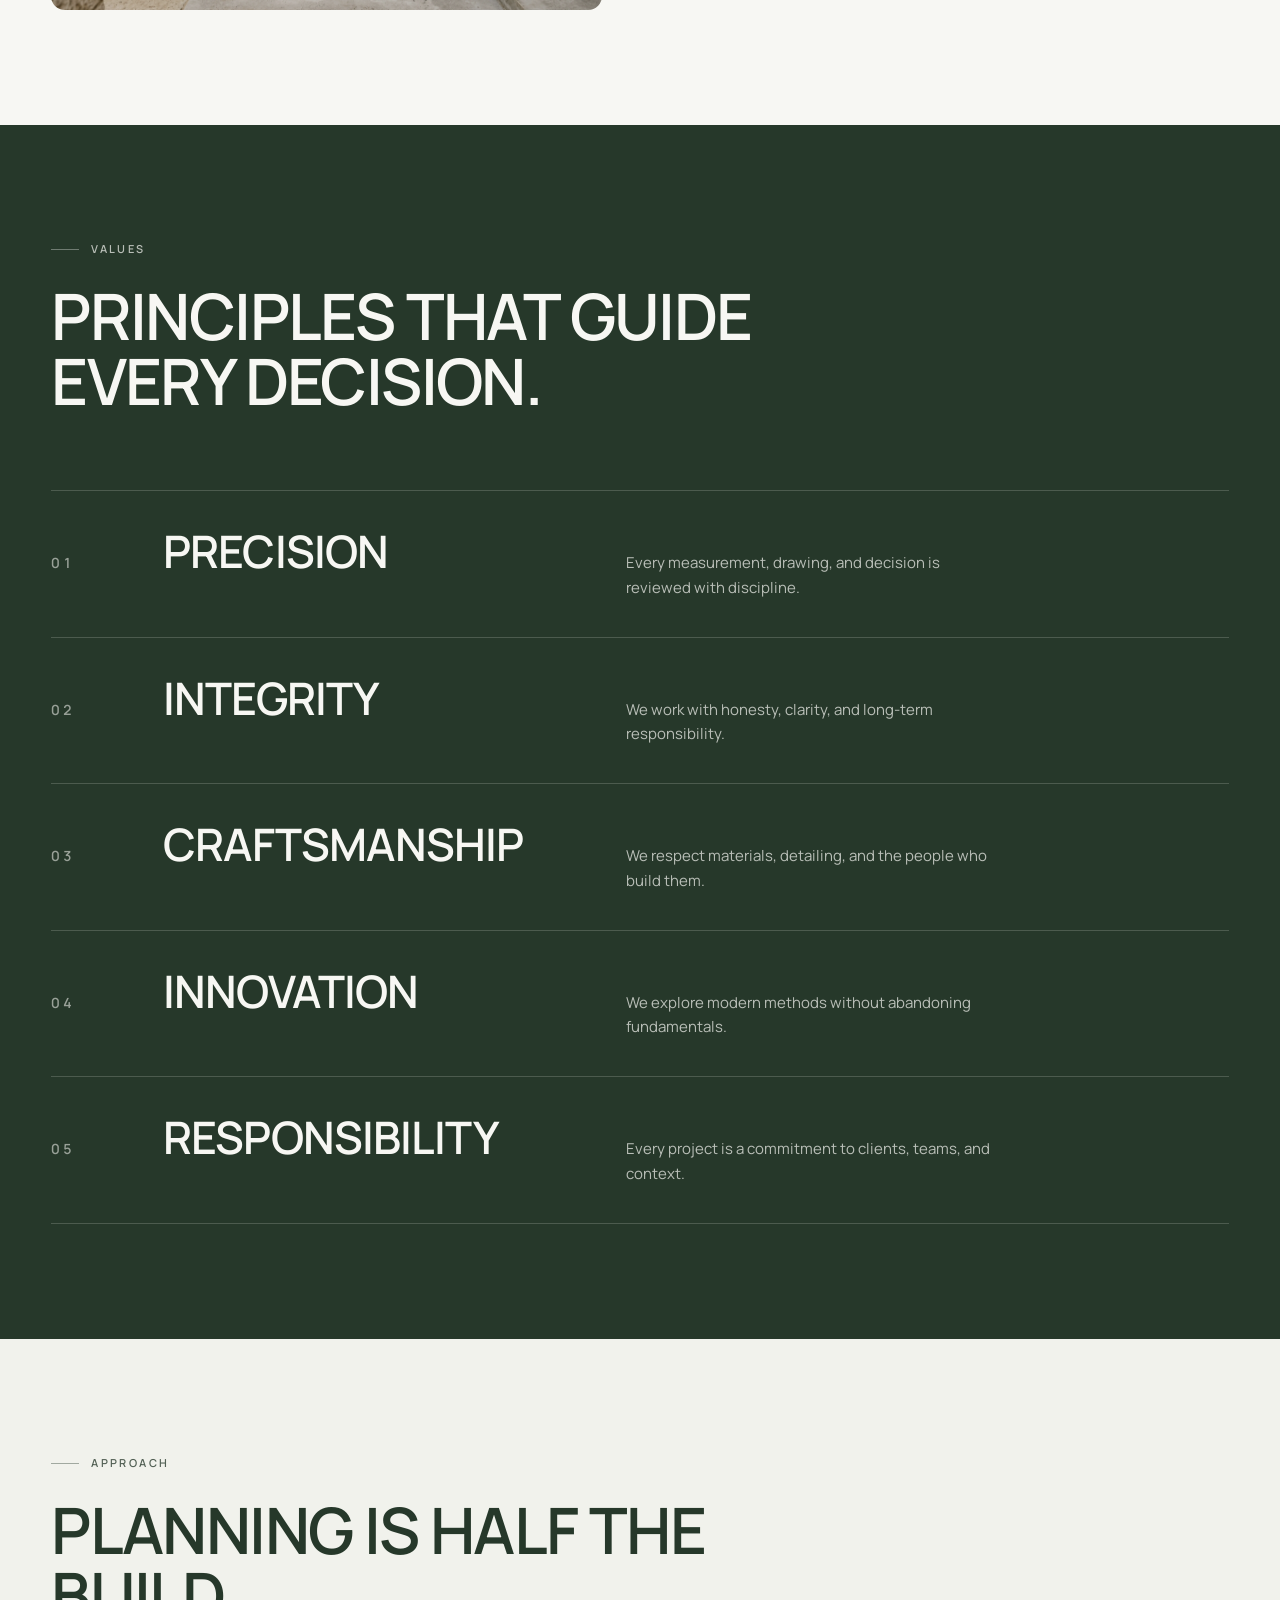
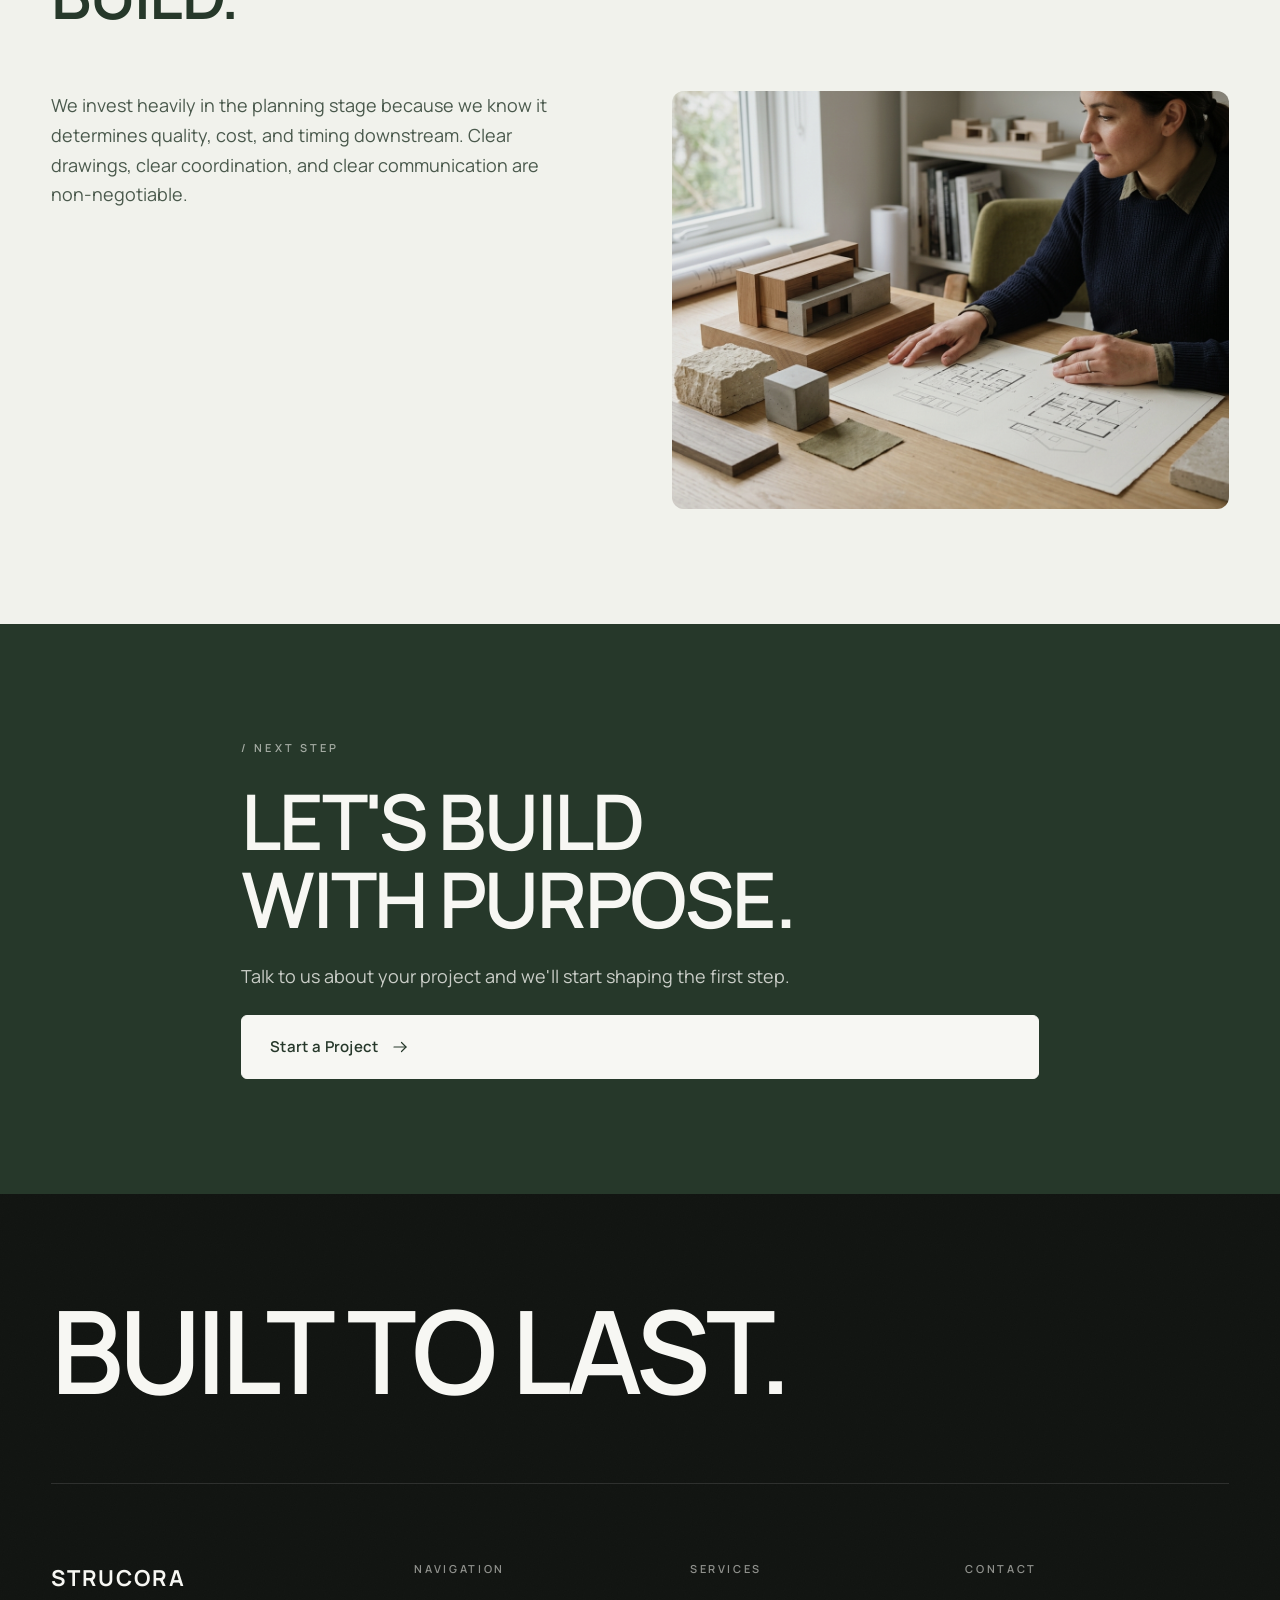
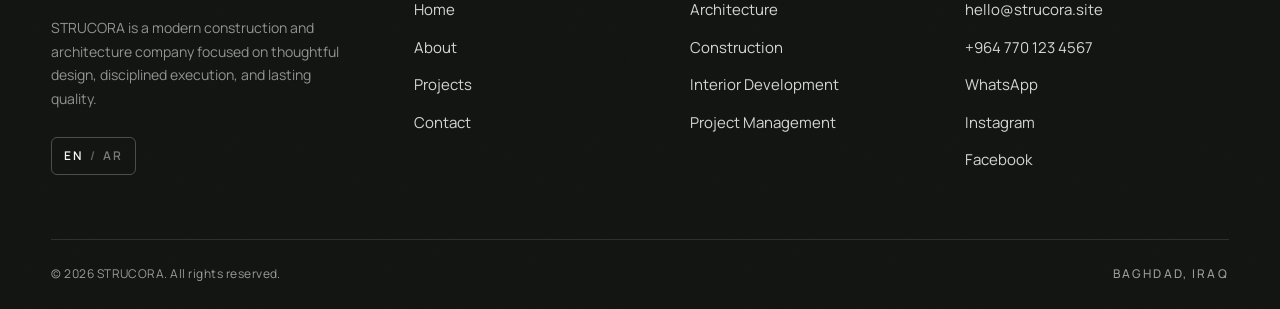
<file: about.html>
<!doctype html>
<html lang="en" dir="ltr">
  <head>
    <meta charset="UTF-8" />
    <link rel="icon" type="image/svg+xml" href="./public/favicon.svg" />
    <meta name="viewport" content="width=device-width, initial-scale=1.0" />
    <meta name="description" content="Learn about STRUCORA, an architecture and construction company in Iraq." />
    <link rel="preconnect" href="https://fonts.googleapis.com" />
    <link rel="preconnect" href="https://fonts.gstatic.com" crossorigin />
    <link href="https://fonts.googleapis.com/css2?family=Manrope:wght@300;400;500;600;700;800&family=IBM+Plex+Sans+Arabic:wght@300;400;500;600;700&display=swap" rel="stylesheet" />
    <link rel="stylesheet" href="./src/styles/variables.css" />
    <link rel="stylesheet" href="./src/styles/globals.css" />
    <link rel="stylesheet" href="./src/components/SectionHeading/SectionHeading.css" />
    <link rel="stylesheet" href="./src/components/SectionLabel/SectionLabel.css" />
    <link rel="stylesheet" href="./src/components/Button/Button.css" />
    <link rel="stylesheet" href="./src/components/ImageReveal/ImageReveal.css" />
    <link rel="stylesheet" href="./src/components/LanguageSwitcher/LanguageSwitcher.css" />
    <link rel="stylesheet" href="./src/components/Header/Header.css" />
    <link rel="stylesheet" href="./src/components/Footer/Footer.css" />
    <link rel="stylesheet" href="./src/pages/About/About.css" />
    <title>About STRUCORA — Architecture &amp; Construction</title>
  </head>
  <body>
    <header class="site-header">
      <div class="site-header__inner container">
        <a href="./index.html" class="site-header__brand" aria-label="STRUCORA home"><span class="site-header__logo">STRUCORA</span><span class="site-header__sub">Construction / Architecture</span></a>
        <nav class="site-header__nav" aria-label="Primary">
          <a href="./index.html" class="site-header__link"><span>Home</span></a>
          <a href="./about.html" class="site-header__link is-active" aria-current="page"><span>About</span></a>
          <a href="./projects.html" class="site-header__link"><span>Projects</span></a>
          <a href="./contact.html" class="site-header__link"><span>Contact</span></a>
        </nav>
        <div class="site-header__actions">
          <button type="button" class="lang-switch" data-language-toggle aria-label="Switch to Arabic"><span class="lang-switch__opt is-active">EN</span><span class="lang-switch__sep">/</span><span class="lang-switch__opt">AR</span></button>
          <a class="btn btn--primary btn--sm site-header__cta" data-whatsapp href="https://wa.me/9647701234567"><span class="btn__label">Start a Project</span></a>
          <button type="button" class="site-header__menu-btn" data-menu-open aria-label="Open menu" aria-expanded="false"><span class="site-header__menu-bar"></span><span class="site-header__menu-bar"></span></button>
        </div>
      </div>
    </header>
    <div class="mobile-menu" aria-hidden="true">
      <div class="mobile-menu__top container"><a href="./index.html" class="site-header__brand"><span class="site-header__logo">STRUCORA</span></a><button type="button" class="mobile-menu__close" data-menu-close aria-label="Close menu"><svg viewBox="0 0 24 24" width="24" height="24" fill="none" stroke="currentColor" stroke-width="1.6"><line x1="5" y1="5" x2="19" y2="19"/><line x1="19" y1="5" x2="5" y2="19"/></svg></button></div>
      <nav class="mobile-menu__nav" aria-label="Mobile">
        <a href="./index.html" class="mobile-menu__link" style="--i:0"><span class="mobile-menu__link-num">01</span><span class="mobile-menu__link-label">Home</span></a>
        <a href="./about.html" class="mobile-menu__link is-active" style="--i:1"><span class="mobile-menu__link-num">02</span><span class="mobile-menu__link-label">About</span></a>
        <a href="./projects.html" class="mobile-menu__link" style="--i:2"><span class="mobile-menu__link-num">03</span><span class="mobile-menu__link-label">Projects</span></a>
        <a href="./contact.html" class="mobile-menu__link" style="--i:3"><span class="mobile-menu__link-num">04</span><span class="mobile-menu__link-label">Contact</span></a>
      </nav>
      <div class="mobile-menu__bottom container"><button type="button" class="lang-switch" data-language-toggle aria-label="Switch to Arabic"><span class="lang-switch__opt is-active">EN</span><span class="lang-switch__sep">/</span><span class="lang-switch__opt">AR</span></button><a class="btn btn--primary btn--md mobile-menu__cta" data-whatsapp href="https://wa.me/9647701234567"><span class="btn__label">Start a Project</span><svg class="btn__arrow" viewBox="0 0 24 24" aria-hidden="true" fill="none" stroke="currentColor" stroke-width="1.6" stroke-linecap="round" stroke-linejoin="round"><line x1="4" y1="12" x2="20" y2="12"/><polyline points="14 6 20 12 14 18"/></svg></a><div class="mobile-menu__meta"><span>hello@strucora.site</span><span>+964 770 123 4567</span></div></div>
    </div>

    <main>
      <section class="about-hero"><div class="container about-hero__grid"><div class="about-hero__content">
        <div class="section-label"><span class="section-label__dot" aria-hidden="true"></span><span class="section-label__text" data-i18n="about.hero.label">ABOUT / THE COMPANY</span></div>
        <h1 class="about-hero__heading" data-i18n="about.hero.heading" data-i18n-lines="about-hero__heading-line"><span class="about-hero__heading-line">BUILT ON</span><span class="about-hero__heading-line">PRECISION.</span></h1>
        <p class="about-hero__text" data-i18n="about.hero.text">STRUCORA is a modern construction and architecture company focused on thoughtful design, disciplined execution, and lasting quality.</p>
      </div><div class="reveal is-visible"><div class="img-reveal" style="aspect-ratio:3 / 2" data-visible="true"><div class="img-reveal__mask"></div><div class="img-reveal__inner"><div class="img-reveal__placeholder"><span class="img-reveal__placeholder-label">IMAGE PLACEHOLDER</span><span class="img-reveal__placeholder-sub">3 / 2</span></div></div></div></div></div></section>

      <section class="about-intro section"><div class="container about-intro__grid"><div class="about-intro__left">
        <div class="section-label"><span class="section-label__dot" aria-hidden="true"></span><span class="section-label__text" data-i18n="about.intro.label">ABOUT STRUCORA</span></div>
        <h2 class="section-heading about-intro__heading" data-i18n="about.intro.heading" data-i18n-lines="section-heading__line"><span class="section-heading__line">A STUDIO WHERE</span><span class="section-heading__line">VISION MEETS STRUCTURE.</span></h2>
      </div><p class="about-intro__text" data-i18n="about.intro.text">STRUCORA brings together architects, engineers, project managers, and construction specialists under one disciplined workflow. We believe clarity at the planning stage is the foundation of every successful build.</p></div></section>

      <section class="about-story section"><div class="container about-story__grid"><div class="about-story__media"><div class="img-reveal" style="aspect-ratio:9 / 7" data-visible="true"><div class="img-reveal__mask"></div><div class="img-reveal__inner"><div class="img-reveal__placeholder"><span class="img-reveal__placeholder-label">IMAGE PLACEHOLDER</span><span class="img-reveal__placeholder-sub">9 / 7</span></div></div></div></div><div class="about-story__body">
        <div class="section-label"><span class="section-label__dot" aria-hidden="true"></span><span class="section-label__text" data-i18n="about.story.label">OUR STORY</span></div>
        <h2 class="section-heading about-story__heading" data-i18n="about.story.heading" data-i18n-lines="section-heading__line"><span class="section-heading__line">A CLEARER WAY TO BUILD.</span></h2>
        <p class="about-story__text" data-i18n="about.story.text">We believe strong projects are created when design, engineering, construction, and communication work as one system. STRUCORA was built around this principle — combining creative thinking with disciplined execution to create spaces that perform as well as they look.</p>
      </div></div></section>

      <section class="about-values section"><div class="container"><div class="about-values__head">
        <div class="section-label"><span class="section-label__dot" aria-hidden="true"></span><span class="section-label__text" data-i18n="about.values.label">VALUES</span></div>
        <h2 class="section-heading about-values__heading" data-i18n="about.values.heading" data-i18n-lines="section-heading__line"><span class="section-heading__line">PRINCIPLES THAT GUIDE</span><span class="section-heading__line">EVERY DECISION.</span></h2>
      </div><ul class="about-values__list">
        <li class="about-values__item"><div class="about-values__num">01</div><div class="about-values__title" data-value-title="precision">PRECISION</div><div class="about-values__desc" data-value-description="precision">Every measurement, drawing, and decision is reviewed with discipline.</div></li>
        <li class="about-values__item"><div class="about-values__num">02</div><div class="about-values__title" data-value-title="integrity">INTEGRITY</div><div class="about-values__desc" data-value-description="integrity">We work with honesty, clarity, and long-term responsibility.</div></li>
        <li class="about-values__item"><div class="about-values__num">03</div><div class="about-values__title" data-value-title="craftsmanship">CRAFTSMANSHIP</div><div class="about-values__desc" data-value-description="craftsmanship">We respect materials, detailing, and the people who build them.</div></li>
        <li class="about-values__item"><div class="about-values__num">04</div><div class="about-values__title" data-value-title="innovation">INNOVATION</div><div class="about-values__desc" data-value-description="innovation">We explore modern methods without abandoning fundamentals.</div></li>
        <li class="about-values__item"><div class="about-values__num">05</div><div class="about-values__title" data-value-title="responsibility">RESPONSIBILITY</div><div class="about-values__desc" data-value-description="responsibility">Every project is a commitment to clients, teams, and context.</div></li>
      </ul></div></section>

      <section class="about-approach section"><div class="container about-approach__grid"><div class="about-approach__head">
        <div class="section-label"><span class="section-label__dot" aria-hidden="true"></span><span class="section-label__text" data-i18n="about.approach.label">APPROACH</span></div>
        <h2 class="section-heading about-approach__heading" data-i18n="about.approach.heading" data-i18n-lines="section-heading__line"><span class="section-heading__line">PLANNING IS HALF THE BUILD.</span></h2>
      </div><p class="about-approach__text" data-i18n="about.approach.text">We invest heavily in the planning stage because we know it determines quality, cost, and timing downstream. Clear drawings, clear coordination, and clear communication are non-negotiable.</p><div class="about-approach__media"><div class="img-reveal" style="aspect-ratio:4 / 3" data-visible="true"><div class="img-reveal__mask"></div><div class="img-reveal__inner"><div class="img-reveal__placeholder"><span class="img-reveal__placeholder-label">IMAGE PLACEHOLDER</span><span class="img-reveal__placeholder-sub">4 / 3</span></div></div></div></div></div></section>

      <section class="about-cta section"><div class="container about-cta__inner"><span class="about-cta__label">/ NEXT STEP</span>
        <h2 class="section-heading section-heading--light about-cta__heading" data-i18n="about.cta.heading" data-i18n-lines="section-heading__line"><span class="section-heading__line">LET'S BUILD</span><span class="section-heading__line">WITH PURPOSE.</span></h2>
        <p class="about-cta__text" data-i18n="about.cta.text">Talk to us about your project and we'll start shaping the first step.</p>
        <a class="btn btn--inverse btn--lg" data-whatsapp href="https://wa.me/9647701234567"><span class="btn__label" data-i18n="about.cta.button">Start a Project</span><svg class="btn__arrow" viewBox="0 0 24 24" aria-hidden="true" fill="none" stroke="currentColor" stroke-width="1.6" stroke-linecap="round" stroke-linejoin="round"><line x1="4" y1="12" x2="20" y2="12"/><polyline points="14 6 20 12 14 18"/></svg></a>
      </div></section>
    </main>

    <footer class="site-footer noise"><div class="container"><div class="site-footer__top"><h2 class="site-footer__statement" data-i18n="footer.statement">BUILT TO LAST.</h2></div><div class="site-footer__grid">
      <div class="site-footer__col site-footer__col--brand"><a href="./index.html" class="site-footer__logo">STRUCORA</a><p class="site-footer__tagline">STRUCORA is a modern construction and architecture company focused on thoughtful design, disciplined execution, and lasting quality.</p><div class="site-footer__lang"><button type="button" class="lang-switch lang-switch--inverse" data-language-toggle aria-label="Switch to Arabic"><span class="lang-switch__opt is-active">EN</span><span class="lang-switch__sep">/</span><span class="lang-switch__opt">AR</span></button></div></div>
      <div class="site-footer__col"><div class="site-footer__heading" data-i18n="footer.col.nav">Navigation</div><ul class="site-footer__list"><li><a href="./index.html" class="site-footer__link" data-i18n="nav.home">Home</a></li><li><a href="./about.html" class="site-footer__link" data-i18n="nav.about">About</a></li><li><a href="./projects.html" class="site-footer__link" data-i18n="nav.projects">Projects</a></li><li><a href="./contact.html" class="site-footer__link" data-i18n="nav.contact">Contact</a></li></ul></div>
      <div class="site-footer__col"><div class="site-footer__heading" data-i18n="footer.col.services">Services</div><ul class="site-footer__list"><li><span class="site-footer__link" data-localized="Architecture|الهندسة المعمارية">Architecture</span></li><li><span class="site-footer__link" data-localized="Construction|الإنشاءات">Construction</span></li><li><span class="site-footer__link" data-localized="Interior Development|تطوير المساحات الداخلية">Interior Development</span></li><li><span class="site-footer__link" data-localized="Project Management|إدارة المشاريع">Project Management</span></li></ul></div>
      <div class="site-footer__col"><div class="site-footer__heading" data-i18n="footer.col.contact">Contact</div><ul class="site-footer__list site-footer__list--contact"><li><a href="mailto:hello@strucora.site" class="site-footer__link">hello@strucora.site</a></li><li><a href="tel:+9647701234567" class="site-footer__link">+964 770 123 4567</a></li><li><a data-whatsapp href="https://wa.me/9647701234567" target="_blank" rel="noreferrer" class="site-footer__link">WhatsApp</a></li><li><a href="https://instagram.com/strucora.site" target="_blank" rel="noreferrer" class="site-footer__link">Instagram</a></li><li><a href="https://facebook.com/strucora.site" target="_blank" rel="noreferrer" class="site-footer__link">Facebook</a></li></ul></div>
    </div><div class="site-footer__bottom"><span data-i18n="footer.copy">© 2026 STRUCORA. All rights reserved.</span><span class="site-footer__bottom-meta" data-localized="Baghdad, Iraq|بغداد، العراق">Baghdad, Iraq</span></div></div></footer>
    <div class="custom-cursor" aria-hidden="true"></div>
    <script>window.Strucora = {};</script>
    <script src="./src/data/translations.js"></script>
    <script src="./src/data/company.js"></script>
    <script src="./src/data/team.js"></script>
    <script src="./src/interactions.js"></script>
  </body>
</html>
</file>
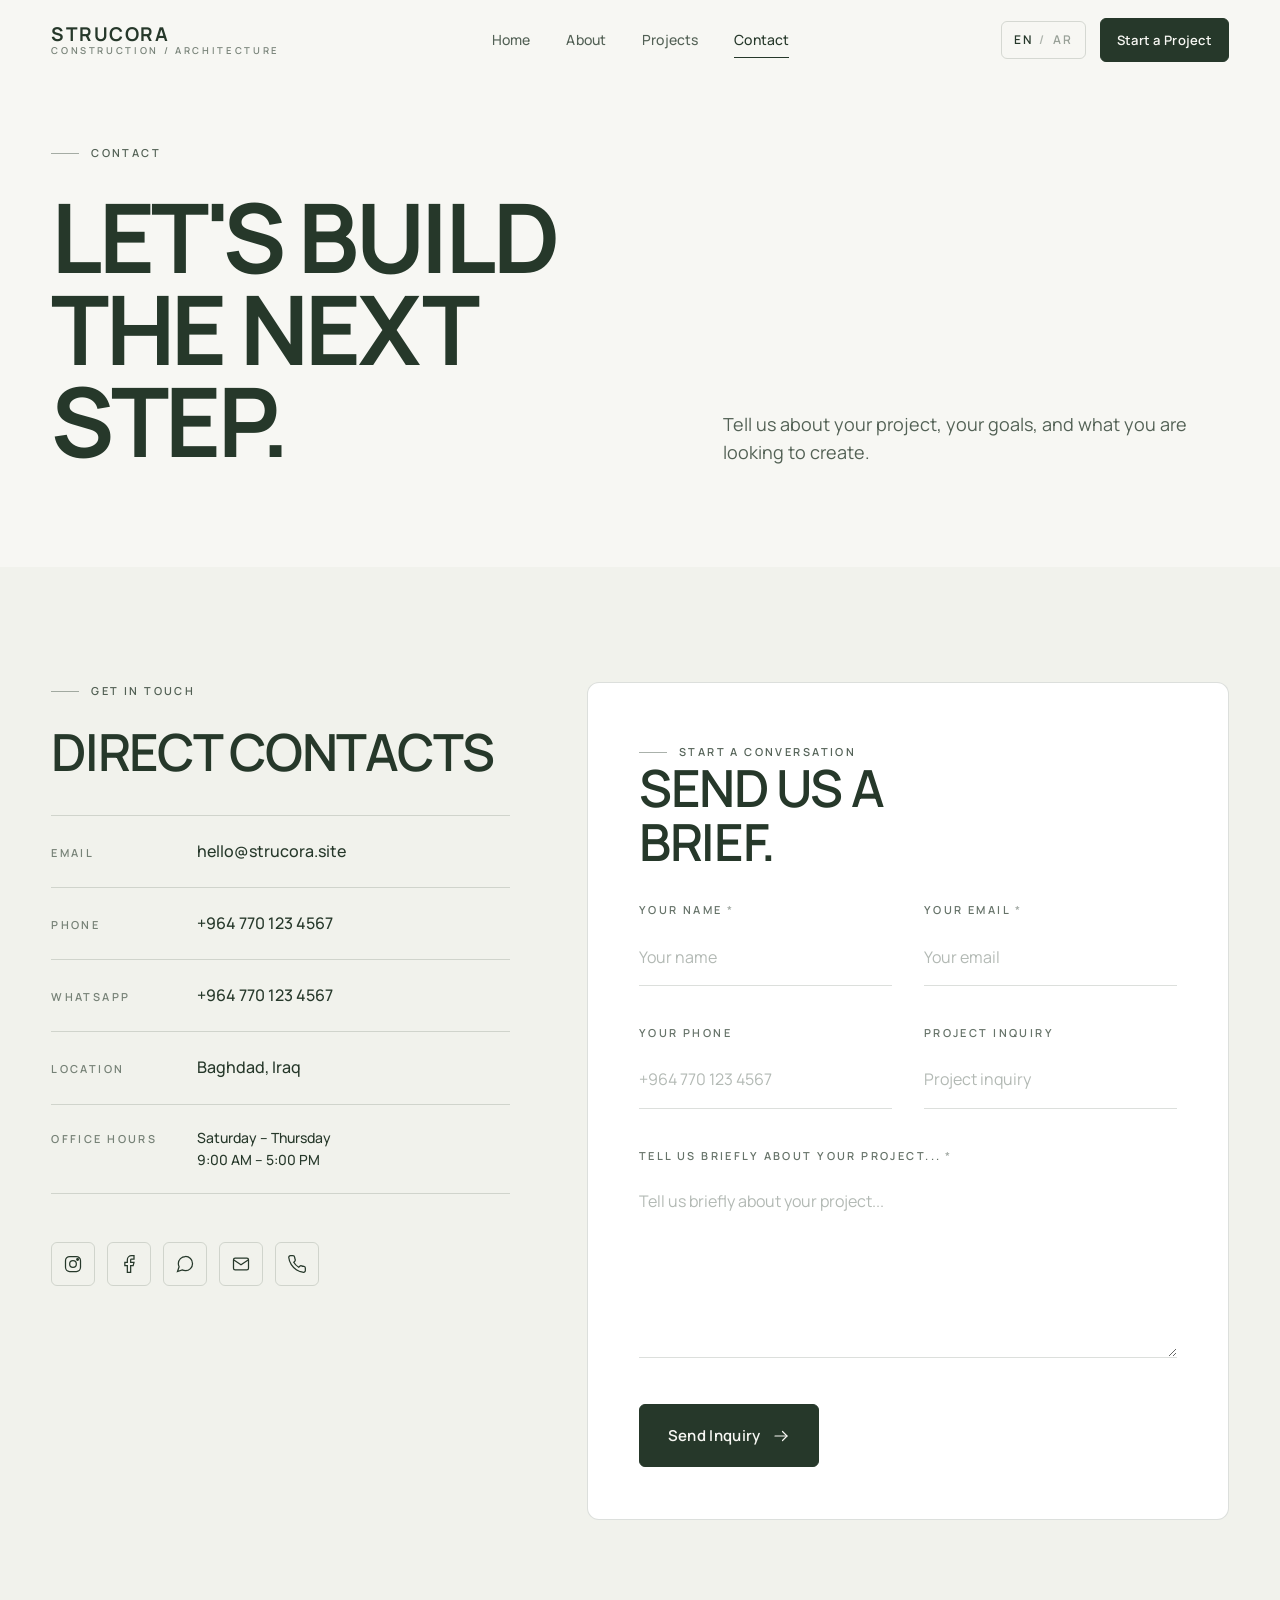
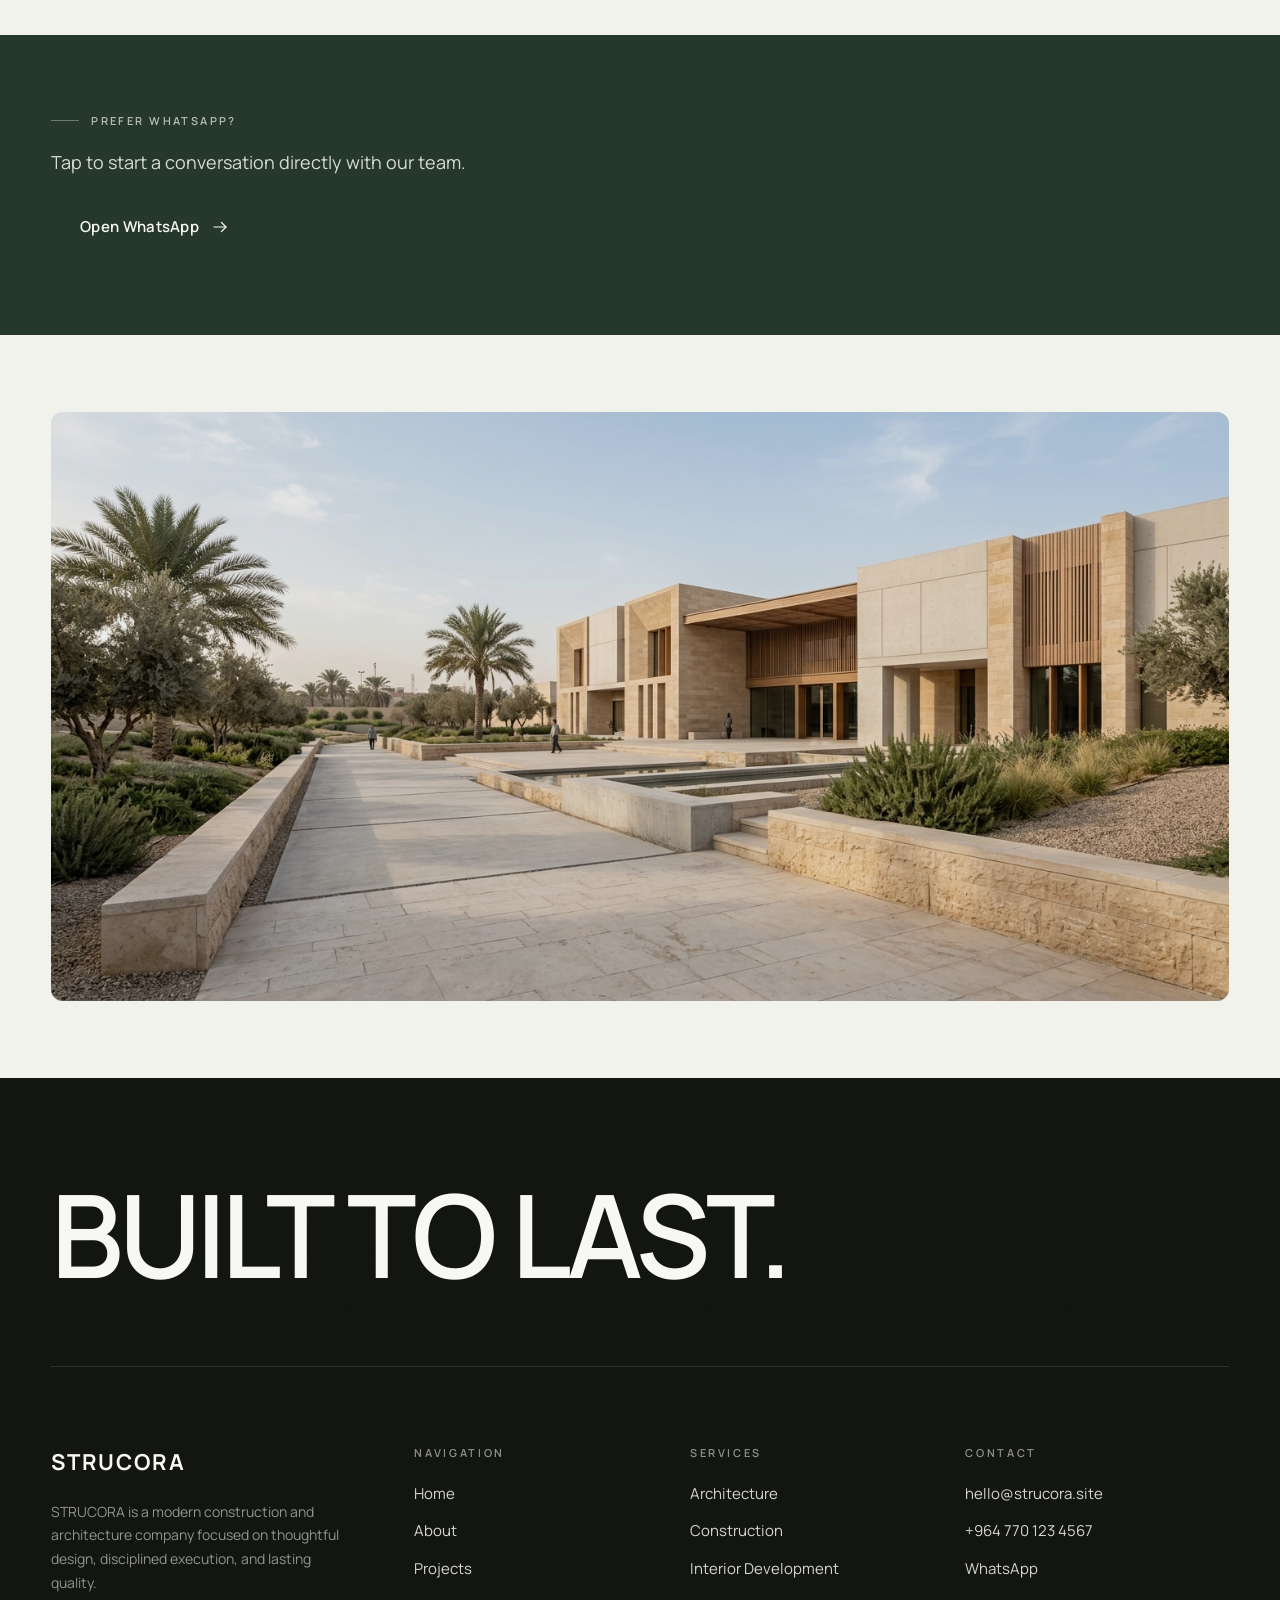
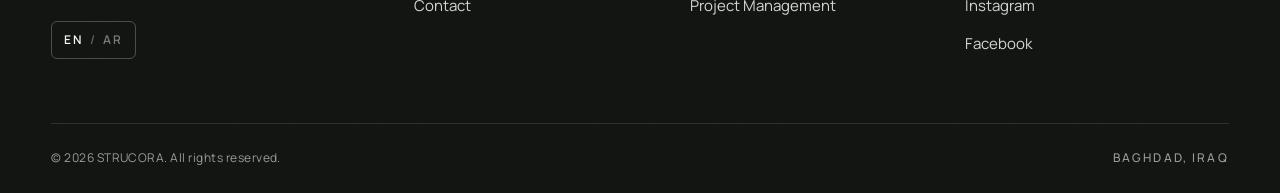
<file: contact.html>
<!doctype html>
<html lang="en" dir="ltr">
  <head>
    <meta charset="UTF-8" />
    <link rel="icon" type="image/svg+xml" href="./public/favicon.svg" />
    <meta name="viewport" content="width=device-width, initial-scale=1.0" />
    <meta name="description" content="Contact STRUCORA about architecture, construction, and development projects." />
    <link rel="preconnect" href="https://fonts.googleapis.com" /><link rel="preconnect" href="https://fonts.gstatic.com" crossorigin />
    <link href="https://fonts.googleapis.com/css2?family=Manrope:wght@300;400;500;600;700;800&family=IBM+Plex+Sans+Arabic:wght@300;400;500;600;700&display=swap" rel="stylesheet" />
    <link rel="stylesheet" href="./src/styles/variables.css" /><link rel="stylesheet" href="./src/styles/globals.css" /><link rel="stylesheet" href="./src/components/SectionHeading/SectionHeading.css" /><link rel="stylesheet" href="./src/components/SectionLabel/SectionLabel.css" /><link rel="stylesheet" href="./src/components/Button/Button.css" /><link rel="stylesheet" href="./src/components/ImageReveal/ImageReveal.css" /><link rel="stylesheet" href="./src/components/FormField/FormField.css" /><link rel="stylesheet" href="./src/components/LanguageSwitcher/LanguageSwitcher.css" /><link rel="stylesheet" href="./src/components/Header/Header.css" /><link rel="stylesheet" href="./src/components/Footer/Footer.css" /><link rel="stylesheet" href="./src/pages/Contact/Contact.css" />
    <title>Contact STRUCORA</title>
  </head>
  <body>
    <header class="site-header"><div class="site-header__inner container"><a href="./index.html" class="site-header__brand" aria-label="STRUCORA home"><span class="site-header__logo">STRUCORA</span><span class="site-header__sub">Construction / Architecture</span></a><nav class="site-header__nav" aria-label="Primary"><a href="./index.html" class="site-header__link"><span>Home</span></a><a href="./about.html" class="site-header__link"><span>About</span></a><a href="./projects.html" class="site-header__link"><span>Projects</span></a><a href="./contact.html" class="site-header__link is-active" aria-current="page"><span>Contact</span></a></nav><div class="site-header__actions"><button type="button" class="lang-switch" data-language-toggle aria-label="Switch to Arabic"><span class="lang-switch__opt is-active">EN</span><span class="lang-switch__sep">/</span><span class="lang-switch__opt">AR</span></button><a class="btn btn--primary btn--sm site-header__cta" data-whatsapp href="https://wa.me/9647701234567"><span class="btn__label">Start a Project</span></a><button type="button" class="site-header__menu-btn" data-menu-open aria-label="Open menu" aria-expanded="false"><span class="site-header__menu-bar"></span><span class="site-header__menu-bar"></span></button></div></div></header>
    <div class="mobile-menu" aria-hidden="true"><div class="mobile-menu__top container"><a href="./index.html" class="site-header__brand"><span class="site-header__logo">STRUCORA</span></a><button type="button" class="mobile-menu__close" data-menu-close aria-label="Close menu"><svg viewBox="0 0 24 24" width="24" height="24" fill="none" stroke="currentColor" stroke-width="1.6"><line x1="5" y1="5" x2="19" y2="19"/><line x1="19" y1="19" x2="5" y2="5"/></svg></button></div><nav class="mobile-menu__nav" aria-label="Mobile"><a href="./index.html" class="mobile-menu__link" style="--i:0"><span class="mobile-menu__link-num">01</span><span class="mobile-menu__link-label">Home</span></a><a href="./about.html" class="mobile-menu__link" style="--i:1"><span class="mobile-menu__link-num">02</span><span class="mobile-menu__link-label">About</span></a><a href="./projects.html" class="mobile-menu__link" style="--i:2"><span class="mobile-menu__link-num">03</span><span class="mobile-menu__link-label">Projects</span></a><a href="./contact.html" class="mobile-menu__link is-active" style="--i:3"><span class="mobile-menu__link-num">04</span><span class="mobile-menu__link-label">Contact</span></a></nav><div class="mobile-menu__bottom container"><button type="button" class="lang-switch" data-language-toggle aria-label="Switch to Arabic"><span class="lang-switch__opt is-active">EN</span><span class="lang-switch__sep">/</span><span class="lang-switch__opt">AR</span></button><a class="btn btn--primary btn--md mobile-menu__cta" data-whatsapp href="https://wa.me/9647701234567"><span class="btn__label">Start a Project</span></a><div class="mobile-menu__meta"><span>hello@strucora.site</span><span>+964 770 123 4567</span></div></div></div>

    <main>
      <section class="contact-hero"><div class="container contact-hero__grid"><div class="contact-hero__content"><div class="section-label"><span class="section-label__dot" aria-hidden="true"></span><span class="section-label__text" data-i18n="contact.hero.label">CONTACT</span></div><h1 class="contact-hero__heading" data-i18n="contact.hero.heading" data-i18n-lines="contact-hero__heading-line"><span class="contact-hero__heading-line">LET'S BUILD</span><span class="contact-hero__heading-line">THE NEXT STEP.</span></h1></div><p class="contact-hero__text" data-i18n="contact.hero.text">Tell us about your project, your goals, and what you are looking to create.</p></div></section>

      <section class="contact-main section"><div class="container contact-main__grid"><div class="contact-info"><div class="section-label"><span class="section-label__dot" aria-hidden="true"></span><span class="section-label__text" data-i18n="contact.info.label">GET IN TOUCH</span></div><h2 class="section-heading contact-info__heading" data-i18n="contact.info.heading" data-i18n-lines="section-heading__line"><span class="section-heading__line">DIRECT CONTACTS</span></h2><ul class="contact-info__list">
        <li class="contact-info__item"><span class="contact-info__label" data-i18n="contact.info.email">Email</span><a href="mailto:hello@strucora.site" class="contact-info__value">hello@strucora.site</a></li>
        <li class="contact-info__item"><span class="contact-info__label" data-i18n="contact.info.phone">Phone</span><a href="tel:+9647701234567" class="contact-info__value">+964 770 123 4567</a></li>
        <li class="contact-info__item"><span class="contact-info__label" data-i18n="contact.info.whatsapp">WhatsApp</span><a data-whatsapp href="https://wa.me/9647701234567" target="_blank" rel="noreferrer" class="contact-info__value">+964 770 123 4567</a></li>
        <li class="contact-info__item"><span class="contact-info__label" data-i18n="contact.info.location">Location</span><span class="contact-info__value" data-localized="Baghdad, Iraq|بغداد، العراق">Baghdad, Iraq</span></li>
        <li class="contact-info__item"><span class="contact-info__label" data-i18n="contact.info.hours">Office Hours</span><span class="contact-info__value contact-info__value--multi" data-localized="Saturday – Thursday\n9:00 AM – 5:00 PM|السبت – الخميس\n9:00 صباحاً – 5:00 مساءً">Saturday – Thursday<br>9:00 AM – 5:00 PM</span></li>
      </ul><div class="contact-info__socials"><a href="https://instagram.com/strucora.site" target="_blank" rel="noreferrer" aria-label="Instagram"><svg viewBox="0 0 24 24" width="20" height="20" fill="none" stroke="currentColor" stroke-width="1.5"><rect x="3" y="3" width="18" height="18" rx="5"/><circle cx="12" cy="12" r="4"/><circle cx="17.5" cy="6.5" r="1" fill="currentColor"/></svg></a><a href="https://facebook.com/strucora.site" target="_blank" rel="noreferrer" aria-label="Facebook"><svg viewBox="0 0 24 24" width="20" height="20" fill="none" stroke="currentColor" stroke-width="1.5"><path d="M18 2h-3a5 5 0 0 0-5 5v3H7v4h3v8h4v-8h3l1-4h-4V7a1 1 0 0 1 1-1h3z"/></svg></a><a data-whatsapp href="https://wa.me/9647701234567" target="_blank" rel="noreferrer" aria-label="WhatsApp"><svg viewBox="0 0 24 24" width="20" height="20" fill="none" stroke="currentColor" stroke-width="1.5"><path d="M21 11.5a8.38 8.38 0 0 1-8.5 8.5 8.5 8.5 0 0 1-3.85-.92L3 21l1.92-5.65A8.38 8.38 0 0 1 4 11.5a8.5 8.5 0 0 1 8.5-8.5 8.38 8.38 0 0 1 8.5 8.5z"/></svg></a><a href="mailto:hello@strucora.site" aria-label="Email"><svg viewBox="0 0 24 24" width="20" height="20" fill="none" stroke="currentColor" stroke-width="1.5"><rect x="3" y="5" width="18" height="14" rx="2"/><polyline points="3 7 12 13 21 7"/></svg></a><a href="tel:+9647701234567" aria-label="Phone"><svg viewBox="0 0 24 24" width="20" height="20" fill="none" stroke="currentColor" stroke-width="1.5"><path d="M22 16.92v3a2 2 0 0 1-2.18 2 19.79 19.79 0 0 1-8.63-3.07 19.5 19.5 0 0 1-6-6 19.79 19.79 0 0 1-3.07-8.67A2 2 0 0 1 4.11 2h3a2 2 0 0 1 2 1.72 12.84 12.84 0 0 0 .7 2.81 2 2 0 0 1-.45 2.11L8.09 9.91a16 16 0 0 0 6 6l1.27-1.27a2 2 0 0 1 2.11-.45 12.84 12.84 0 0 0 2.81.7A2 2 0 0 1 22 16.92z"/></svg></a></div></div>

      <div class="contact-form-wrap"><div class="section-label"><span class="section-label__dot" aria-hidden="true"></span><span class="section-label__text" data-i18n="contact.form.label">START A CONVERSATION</span></div><h2 class="section-heading contact-form__heading" data-i18n="contact.form.heading" data-i18n-lines="section-heading__line"><span class="section-heading__line">SEND US A</span><span class="section-heading__line">BRIEF.</span></h2><form class="contact-form" id="contact-form" novalidate>
        <div class="contact-form__row"><div class="field"><label for="contact-name" class="field__label" data-i18n="contact.form.name">Your name<span class="field__req" aria-hidden="true">*</span></label><input id="contact-name" name="name" class="field__input" type="text" placeholder="Your name" required autocomplete="name"><span class="field__line" aria-hidden="true"></span><span class="field__error" data-error-for="name" role="alert"></span></div><div class="field"><label for="contact-email" class="field__label" data-i18n="contact.form.email">Your email<span class="field__req" aria-hidden="true">*</span></label><input id="contact-email" name="email" class="field__input" type="email" placeholder="Your email" required autocomplete="email" inputmode="email"><span class="field__line" aria-hidden="true"></span><span class="field__error" data-error-for="email" role="alert"></span></div></div>
        <div class="contact-form__row"><div class="field"><label for="contact-phone" class="field__label" data-i18n="contact.form.phone">Your phone</label><input id="contact-phone" name="phone" class="field__input" type="tel" placeholder="+964 770 123 4567" autocomplete="tel" inputmode="tel"><span class="field__line" aria-hidden="true"></span><span class="field__error" data-error-for="phone" role="alert"></span></div><div class="field"><label for="contact-subject" class="field__label" data-i18n="contact.form.subject">Project inquiry</label><input id="contact-subject" name="subject" class="field__input" type="text" placeholder="Project inquiry"><span class="field__line" aria-hidden="true"></span><span class="field__error" data-error-for="subject" role="alert"></span></div></div>
        <div class="field"><label for="contact-message" class="field__label" data-i18n="contact.form.message">Tell us briefly about your project...<span class="field__req" aria-hidden="true">*</span></label><textarea id="contact-message" name="message" class="field__input" rows="6" placeholder="Tell us briefly about your project..." required></textarea><span class="field__line" aria-hidden="true"></span><span class="field__error" data-error-for="message" role="alert"></span></div>
        <div class="contact-form__actions"><button type="submit" class="btn btn--primary btn--lg"><span class="btn__label" data-i18n="contact.form.submit">Send Inquiry</span><svg class="btn__arrow" data-dir="right" viewBox="0 0 24 24" aria-hidden="true" fill="none" stroke="currentColor" stroke-width="1.6" stroke-linecap="round" stroke-linejoin="round"><line x1="4" y1="12" x2="20" y2="12"/><polyline points="14 6 20 12 14 18"/></svg></button></div>
      </form></div></div></section>

      <section class="contact-cta section--tight"><div class="container contact-cta__inner"><div class="section-label"><span class="section-label__dot" aria-hidden="true"></span><span class="section-label__text" data-i18n="contact.cta.label">PREFER WHATSAPP?</span></div><p class="contact-cta__text" data-i18n="contact.cta.text">Tap to start a conversation directly with our team.</p><a class="btn btn--primary btn--lg" data-whatsapp href="https://wa.me/9647701234567"><span class="btn__label" data-i18n="contact.cta.button">Open WhatsApp</span><svg class="btn__arrow" viewBox="0 0 24 24" aria-hidden="true" fill="none" stroke="currentColor" stroke-width="1.6" stroke-linecap="round" stroke-linejoin="round"><line x1="4" y1="12" x2="20" y2="12"/><polyline points="14 6 20 12 14 18"/></svg></a></div></section>
      <section class="contact-image"><div class="container"><div class="img-reveal" style="aspect-ratio:2 / 1" data-visible="true"><div class="img-reveal__mask"></div><div class="img-reveal__inner"><div class="img-reveal__placeholder"><span class="img-reveal__placeholder-label">IMAGE PLACEHOLDER</span><span class="img-reveal__placeholder-sub">2 / 1</span></div></div></div></div></section>
    </main>

    <footer class="site-footer noise"><div class="container"><div class="site-footer__top"><h2 class="site-footer__statement" data-i18n="footer.statement">BUILT TO LAST.</h2></div><div class="site-footer__grid"><div class="site-footer__col site-footer__col--brand"><a href="./index.html" class="site-footer__logo">STRUCORA</a><p class="site-footer__tagline">STRUCORA is a modern construction and architecture company focused on thoughtful design, disciplined execution, and lasting quality.</p><div class="site-footer__lang"><button type="button" class="lang-switch lang-switch--inverse" data-language-toggle aria-label="Switch to Arabic"><span class="lang-switch__opt is-active">EN</span><span class="lang-switch__sep">/</span><span class="lang-switch__opt">AR</span></button></div></div><div class="site-footer__col"><div class="site-footer__heading" data-i18n="footer.col.nav">Navigation</div><ul class="site-footer__list"><li><a href="./index.html" class="site-footer__link" data-i18n="nav.home">Home</a></li><li><a href="./about.html" class="site-footer__link" data-i18n="nav.about">About</a></li><li><a href="./projects.html" class="site-footer__link" data-i18n="nav.projects">Projects</a></li><li><a href="./contact.html" class="site-footer__link" data-i18n="nav.contact">Contact</a></li></ul></div><div class="site-footer__col"><div class="site-footer__heading" data-i18n="footer.col.services">Services</div><ul class="site-footer__list"><li><span class="site-footer__link" data-localized="Architecture|الهندسة المعمارية">Architecture</span></li><li><span class="site-footer__link" data-localized="Construction|الإنشاءات">Construction</span></li><li><span class="site-footer__link" data-localized="Interior Development|تطوير المساحات الداخلية">Interior Development</span></li><li><span class="site-footer__link" data-localized="Project Management|إدارة المشاريع">Project Management</span></li></ul></div><div class="site-footer__col"><div class="site-footer__heading" data-i18n="footer.col.contact">Contact</div><ul class="site-footer__list site-footer__list--contact"><li><a href="mailto:hello@strucora.site" class="site-footer__link">hello@strucora.site</a></li><li><a href="tel:+9647701234567" class="site-footer__link">+964 770 123 4567</a></li><li><a data-whatsapp href="https://wa.me/9647701234567" target="_blank" rel="noreferrer" class="site-footer__link">WhatsApp</a></li><li><a href="https://instagram.com/strucora.site" target="_blank" rel="noreferrer" class="site-footer__link">Instagram</a></li><li><a href="https://facebook.com/strucora.site" target="_blank" rel="noreferrer" class="site-footer__link">Facebook</a></li></ul></div></div><div class="site-footer__bottom"><span data-i18n="footer.copy">© 2026 STRUCORA. All rights reserved.</span><span class="site-footer__bottom-meta" data-localized="Baghdad, Iraq|بغداد، العراق">Baghdad, Iraq</span></div></div></footer>
    <div class="custom-cursor" aria-hidden="true"></div>
    <script>window.Strucora = {};</script><script src="./src/data/translations.js"></script><script src="./src/data/company.js"></script><script src="./src/interactions.js"></script>
  </body>
</html>
</file>
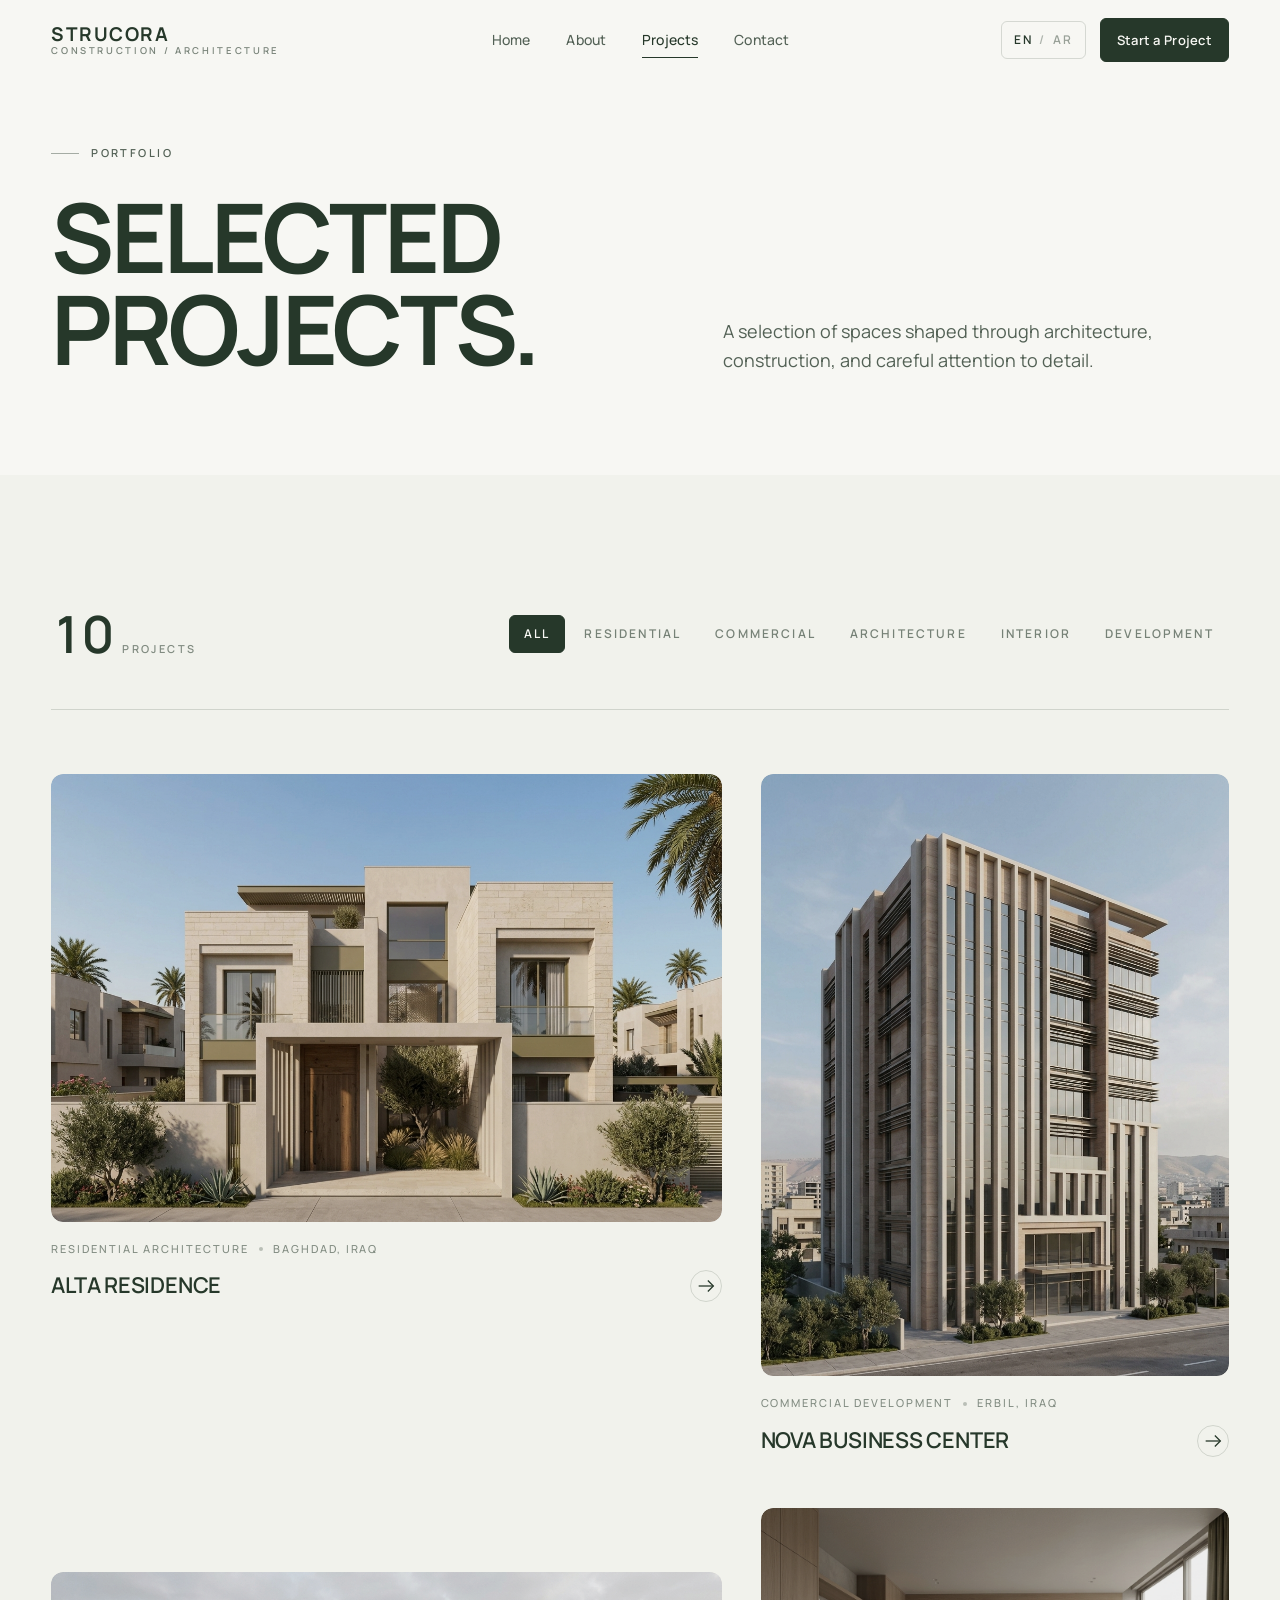
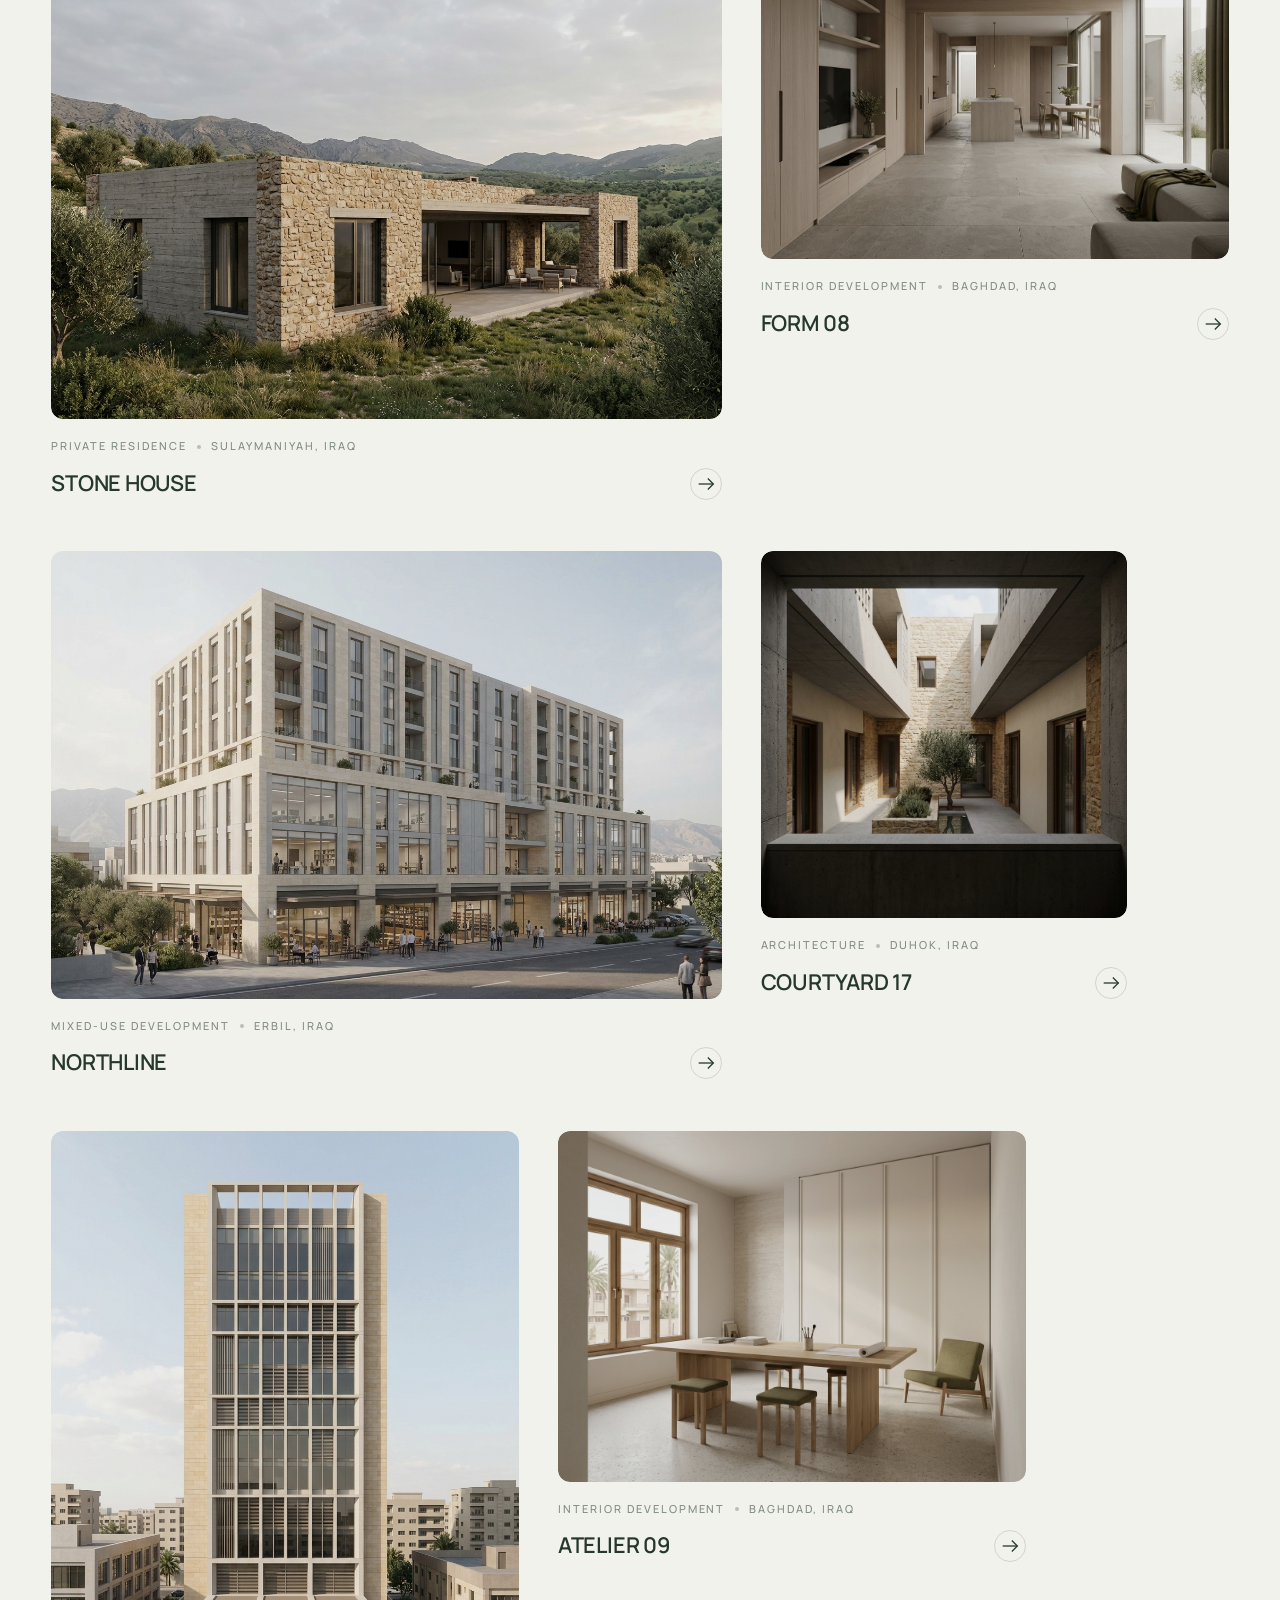
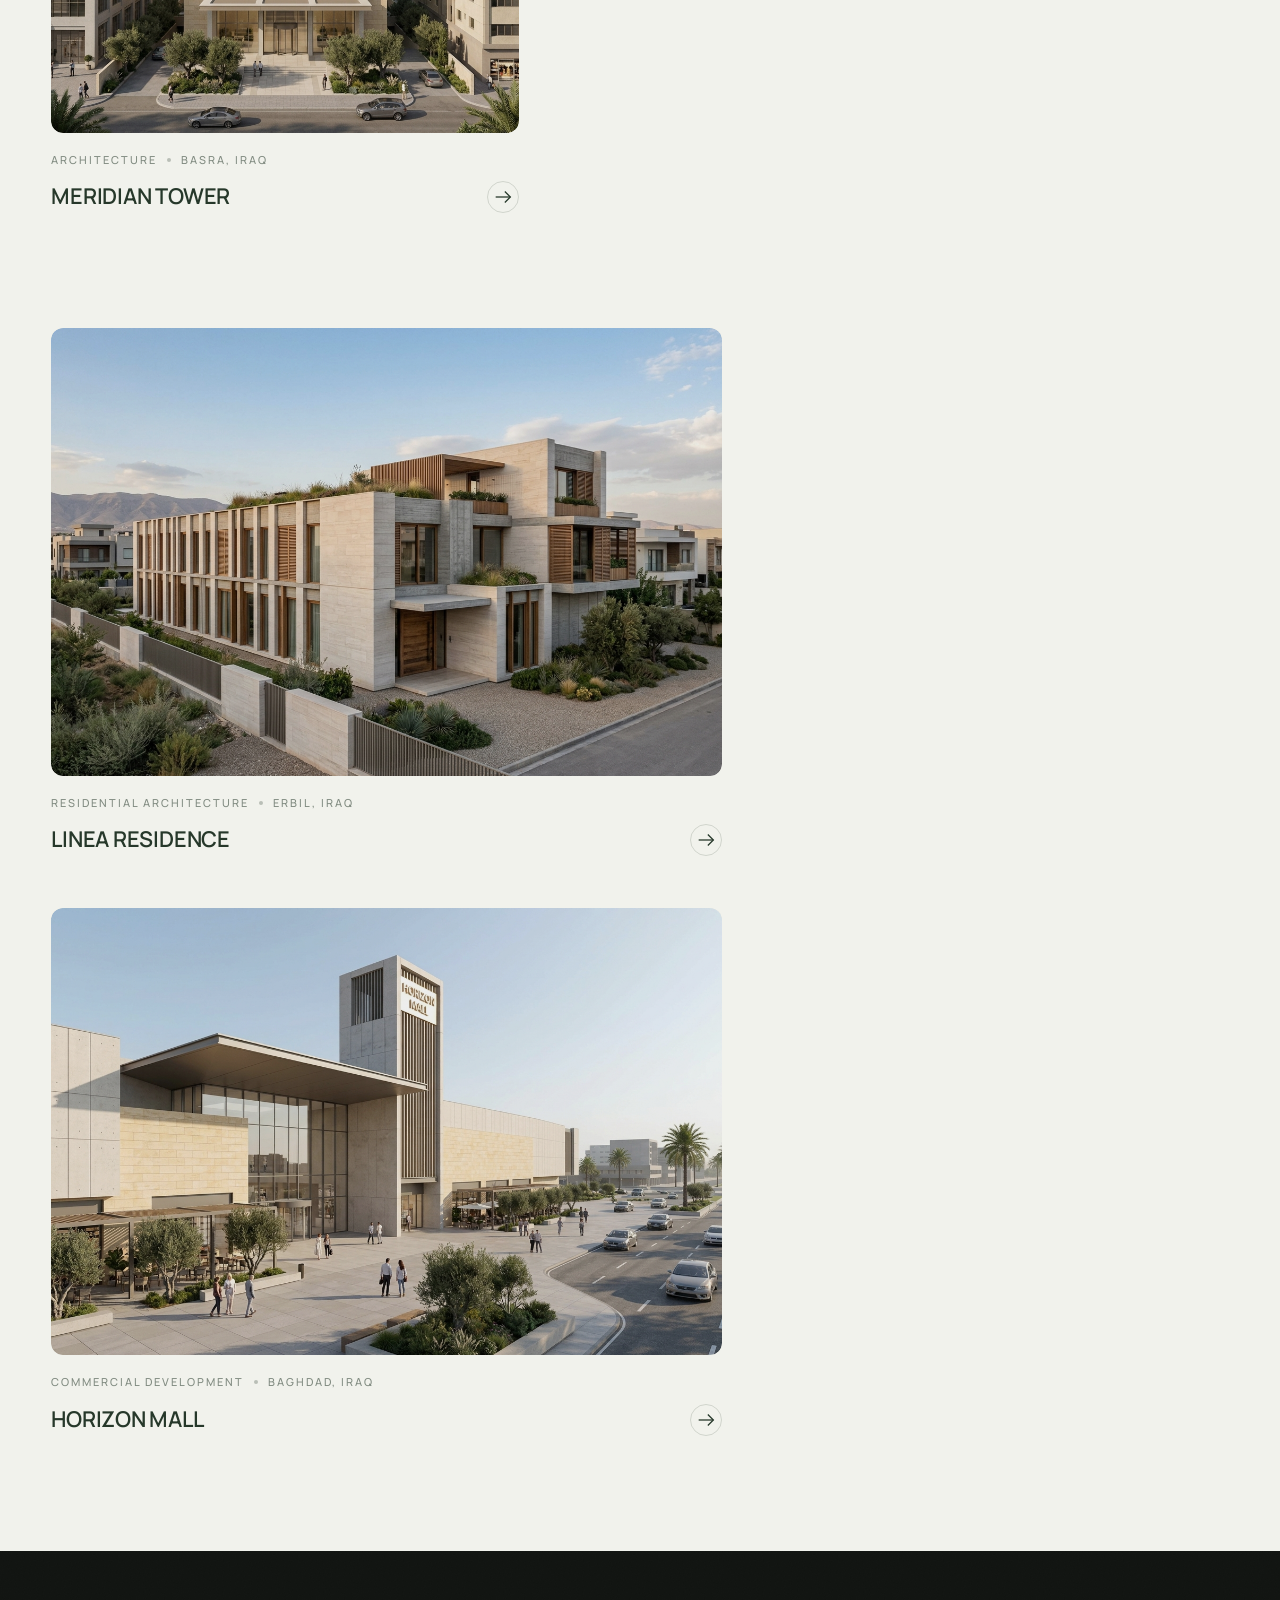
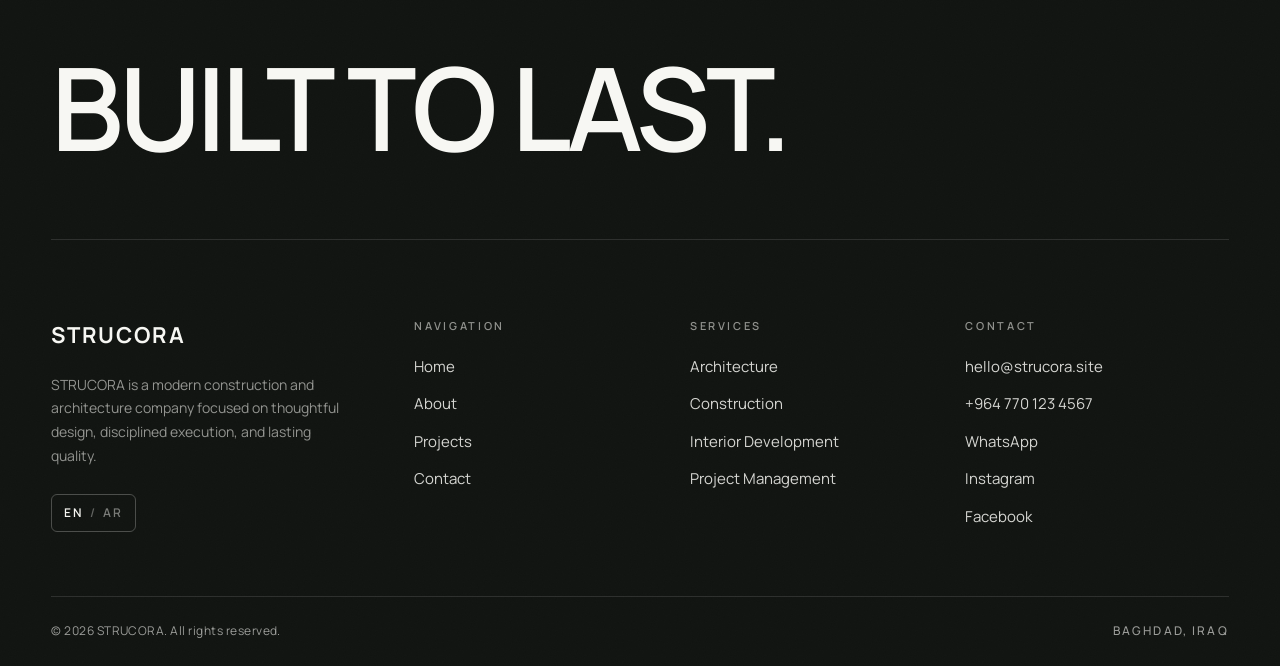
<file: projects.html>
<!doctype html>
<html lang="en" dir="ltr">
  <head>
    <meta charset="UTF-8" />
    <link rel="icon" type="image/svg+xml" href="./public/favicon.svg" />
    <meta name="viewport" content="width=device-width, initial-scale=1.0" />
    <meta name="description" content="Selected STRUCORA architecture and construction projects." />
    <link rel="preconnect" href="https://fonts.googleapis.com" /><link rel="preconnect" href="https://fonts.gstatic.com" crossorigin />
    <link href="https://fonts.googleapis.com/css2?family=Manrope:wght@300;400;500;600;700;800&family=IBM+Plex+Sans+Arabic:wght@300;400;500;600;700&display=swap" rel="stylesheet" />
    <link rel="stylesheet" href="./src/styles/variables.css" /><link rel="stylesheet" href="./src/styles/globals.css" /><link rel="stylesheet" href="./src/components/SectionHeading/SectionHeading.css" /><link rel="stylesheet" href="./src/components/SectionLabel/SectionLabel.css" /><link rel="stylesheet" href="./src/components/Button/Button.css" /><link rel="stylesheet" href="./src/components/ImageReveal/ImageReveal.css" /><link rel="stylesheet" href="./src/components/ProjectCard/ProjectCard.css" /><link rel="stylesheet" href="./src/components/ProjectModal/ProjectModal.css" /><link rel="stylesheet" href="./src/components/LanguageSwitcher/LanguageSwitcher.css" /><link rel="stylesheet" href="./src/components/Header/Header.css" /><link rel="stylesheet" href="./src/components/Footer/Footer.css" /><link rel="stylesheet" href="./src/pages/Projects/Projects.css" />
    <title>Projects — STRUCORA</title>
  </head>
  <body>
    <header class="site-header"><div class="site-header__inner container">
      <a href="./index.html" class="site-header__brand" aria-label="STRUCORA home"><span class="site-header__logo">STRUCORA</span><span class="site-header__sub">Construction / Architecture</span></a>
      <nav class="site-header__nav" aria-label="Primary"><a href="./index.html" class="site-header__link"><span>Home</span></a><a href="./about.html" class="site-header__link"><span>About</span></a><a href="./projects.html" class="site-header__link is-active" aria-current="page"><span>Projects</span></a><a href="./contact.html" class="site-header__link"><span>Contact</span></a></nav>
      <div class="site-header__actions"><button type="button" class="lang-switch" data-language-toggle aria-label="Switch to Arabic"><span class="lang-switch__opt is-active">EN</span><span class="lang-switch__sep">/</span><span class="lang-switch__opt">AR</span></button><a class="btn btn--primary btn--sm site-header__cta" data-whatsapp href="https://wa.me/9647701234567"><span class="btn__label">Start a Project</span></a><button type="button" class="site-header__menu-btn" data-menu-open aria-label="Open menu" aria-expanded="false"><span class="site-header__menu-bar"></span><span class="site-header__menu-bar"></span></button></div>
    </div></header>
    <div class="mobile-menu" aria-hidden="true"><div class="mobile-menu__top container"><a href="./index.html" class="site-header__brand"><span class="site-header__logo">STRUCORA</span></a><button type="button" class="mobile-menu__close" data-menu-close aria-label="Close menu"><svg viewBox="0 0 24 24" width="24" height="24" fill="none" stroke="currentColor" stroke-width="1.6"><line x1="5" y1="5" x2="19" y2="19"/><line x1="19" y1="19" x2="5" y2="5"/></svg></button></div><nav class="mobile-menu__nav" aria-label="Mobile"><a href="./index.html" class="mobile-menu__link" style="--i:0"><span class="mobile-menu__link-num">01</span><span class="mobile-menu__link-label">Home</span></a><a href="./about.html" class="mobile-menu__link" style="--i:1"><span class="mobile-menu__link-num">02</span><span class="mobile-menu__link-label">About</span></a><a href="./projects.html" class="mobile-menu__link is-active" style="--i:2"><span class="mobile-menu__link-num">03</span><span class="mobile-menu__link-label">Projects</span></a><a href="./contact.html" class="mobile-menu__link" style="--i:3"><span class="mobile-menu__link-num">04</span><span class="mobile-menu__link-label">Contact</span></a></nav><div class="mobile-menu__bottom container"><button type="button" class="lang-switch" data-language-toggle aria-label="Switch to Arabic"><span class="lang-switch__opt is-active">EN</span><span class="lang-switch__sep">/</span><span class="lang-switch__opt">AR</span></button><a class="btn btn--primary btn--md mobile-menu__cta" data-whatsapp href="https://wa.me/9647701234567"><span class="btn__label">Start a Project</span></a><div class="mobile-menu__meta"><span>hello@strucora.site</span><span>+964 770 123 4567</span></div></div></div>

    <main>
      <section class="projects-hero"><div class="container projects-hero__grid"><div class="projects-hero__content"><div class="section-label"><span class="section-label__dot" aria-hidden="true"></span><span class="section-label__text" data-i18n="projects.hero.label">PORTFOLIO</span></div><h1 class="projects-hero__heading" data-i18n="projects.hero.heading" data-i18n-lines="projects-hero__heading-line"><span class="projects-hero__heading-line">SELECTED</span><span class="projects-hero__heading-line">PROJECTS.</span></h1></div><p class="projects-hero__text" data-i18n="projects.hero.text">A selection of spaces shaped through architecture, construction, and careful attention to detail.</p></div></section>
      <section class="projects-list section"><div class="container">
        <div class="projects-list__bar"><div class="projects-list__count"><span class="projects-list__count-num" id="project-count">10</span><span class="projects-list__count-label" data-i18n="projects.count">Projects</span></div><div class="projects-list__filters" role="tablist" aria-label="Project categories">
          <button type="button" role="tab" aria-selected="true" class="projects-list__filter is-active" data-filter="all" data-i18n="projects.filter.all">All</button><button type="button" role="tab" aria-selected="false" class="projects-list__filter" data-filter="residential" data-i18n="projects.filter.residential">Residential</button><button type="button" role="tab" aria-selected="false" class="projects-list__filter" data-filter="commercial" data-i18n="projects.filter.commercial">Commercial</button><button type="button" role="tab" aria-selected="false" class="projects-list__filter" data-filter="architecture" data-i18n="projects.filter.architecture">Architecture</button><button type="button" role="tab" aria-selected="false" class="projects-list__filter" data-filter="interior" data-i18n="projects.filter.interior">Interior</button><button type="button" role="tab" aria-selected="false" class="projects-list__filter" data-filter="development" data-i18n="projects.filter.development">Development</button>
        </div></div>
        <div class="projects-list__grid" id="project-grid">
          <article class="project-card projects-list__item projects-list__item--wide" data-category="residential"><button type="button" class="project-card__btn" data-project="alta-residence"><div class="project-card__media"><div class="img-reveal" style="aspect-ratio:3 / 2" data-visible="true"><div class="img-reveal__mask"></div><div class="img-reveal__inner"><div class="img-reveal__placeholder"><span class="img-reveal__placeholder-label">IMAGE PLACEHOLDER</span><span class="img-reveal__placeholder-sub">3 / 2</span></div></div></div><div class="project-card__overlay"></div><div class="project-card__media-meta"><span>01</span><span>2026</span></div></div><div class="project-card__body"><div class="project-card__meta"><span data-project-category="alta-residence">Residential Architecture</span><span class="project-card__dot"></span><span data-project-location="alta-residence">Baghdad, Iraq</span></div><div class="project-card__title-row"><h3 class="project-card__title" data-project-name="alta-residence">ALTA RESIDENCE</h3><span class="project-card__arrow"><svg viewBox="0 0 24 24" width="22" height="22" fill="none" stroke="currentColor" stroke-width="1.4"><line x1="4" y1="12" x2="20" y2="12"/><polyline points="14 6 20 12 14 18"/></svg></span></div></div></button></article>
          <article class="project-card projects-list__item projects-list__item--tall" data-category="commercial"><button type="button" class="project-card__btn" data-project="nova-business-center"><div class="project-card__media"><div class="img-reveal" style="aspect-ratio:7 / 9" data-visible="true"><div class="img-reveal__mask"></div><div class="img-reveal__inner"><div class="img-reveal__placeholder"><span class="img-reveal__placeholder-label">IMAGE PLACEHOLDER</span><span class="img-reveal__placeholder-sub">7 / 9</span></div></div></div><div class="project-card__overlay"></div><div class="project-card__media-meta"><span>02</span><span>2025</span></div></div><div class="project-card__body"><div class="project-card__meta"><span data-project-category="nova-business-center">Commercial Development</span><span class="project-card__dot"></span><span data-project-location="nova-business-center">Erbil, Iraq</span></div><div class="project-card__title-row"><h3 class="project-card__title" data-project-name="nova-business-center">NOVA BUSINESS CENTER</h3><span class="project-card__arrow"><svg viewBox="0 0 24 24" width="22" height="22" fill="none" stroke="currentColor" stroke-width="1.4"><line x1="4" y1="12" x2="20" y2="12"/><polyline points="14 6 20 12 14 18"/></svg></span></div></div></button></article>
          <article class="project-card projects-list__item projects-list__item--wide" data-category="residential"><button type="button" class="project-card__btn" data-project="stone-house"><div class="project-card__media"><div class="img-reveal" style="aspect-ratio:3 / 2" data-visible="true"><div class="img-reveal__mask"></div><div class="img-reveal__inner"><div class="img-reveal__placeholder"><span class="img-reveal__placeholder-label">IMAGE PLACEHOLDER</span><span class="img-reveal__placeholder-sub">3 / 2</span></div></div></div><div class="project-card__overlay"></div><div class="project-card__media-meta"><span>03</span><span>2025</span></div></div><div class="project-card__body"><div class="project-card__meta"><span data-project-category="stone-house">Private Residence</span><span class="project-card__dot"></span><span data-project-location="stone-house">Sulaymaniyah, Iraq</span></div><div class="project-card__title-row"><h3 class="project-card__title" data-project-name="stone-house">STONE HOUSE</h3><span class="project-card__arrow"><svg viewBox="0 0 24 24" width="22" height="22" fill="none" stroke="currentColor" stroke-width="1.4"><line x1="4" y1="12" x2="20" y2="12"/><polyline points="14 6 20 12 14 18"/></svg></span></div></div></button></article>
          <article class="project-card projects-list__item projects-list__item--medium" data-category="interior"><button type="button" class="project-card__btn" data-project="form-08"><div class="project-card__media"><div class="img-reveal" style="aspect-ratio:4 / 3" data-visible="true"><div class="img-reveal__mask"></div><div class="img-reveal__inner"><div class="img-reveal__placeholder"><span class="img-reveal__placeholder-label">IMAGE PLACEHOLDER</span><span class="img-reveal__placeholder-sub">4 / 3</span></div></div></div><div class="project-card__overlay"></div><div class="project-card__media-meta"><span>04</span><span>2024</span></div></div><div class="project-card__body"><div class="project-card__meta"><span data-project-category="form-08">Interior Development</span><span class="project-card__dot"></span><span data-project-location="form-08">Baghdad, Iraq</span></div><div class="project-card__title-row"><h3 class="project-card__title" data-project-name="form-08">FORM 08</h3><span class="project-card__arrow"><svg viewBox="0 0 24 24" width="22" height="22" fill="none" stroke="currentColor" stroke-width="1.4"><line x1="4" y1="12" x2="20" y2="12"/><polyline points="14 6 20 12 14 18"/></svg></span></div></div></button></article>
          <article class="project-card projects-list__item projects-list__item--wide" data-category="development"><button type="button" class="project-card__btn" data-project="northline"><div class="project-card__media"><div class="img-reveal" style="aspect-ratio:3 / 2" data-visible="true"><div class="img-reveal__mask"></div><div class="img-reveal__inner"><div class="img-reveal__placeholder"><span class="img-reveal__placeholder-label">IMAGE PLACEHOLDER</span><span class="img-reveal__placeholder-sub">3 / 2</span></div></div></div><div class="project-card__overlay"></div><div class="project-card__media-meta"><span>05</span><span>2024</span></div></div><div class="project-card__body"><div class="project-card__meta"><span data-project-category="northline">Mixed-Use Development</span><span class="project-card__dot"></span><span data-project-location="northline">Erbil, Iraq</span></div><div class="project-card__title-row"><h3 class="project-card__title" data-project-name="northline">NORTHLINE</h3><span class="project-card__arrow"><svg viewBox="0 0 24 24" width="22" height="22" fill="none" stroke="currentColor" stroke-width="1.4"><line x1="4" y1="12" x2="20" y2="12"/><polyline points="14 6 20 12 14 18"/></svg></span></div></div></button></article>
          <article class="project-card projects-list__item projects-list__item--square" data-category="architecture"><button type="button" class="project-card__btn" data-project="courtyard-17"><div class="project-card__media"><div class="img-reveal" style="aspect-ratio:1 / 1" data-visible="true"><div class="img-reveal__mask"></div><div class="img-reveal__inner"><div class="img-reveal__placeholder"><span class="img-reveal__placeholder-label">IMAGE PLACEHOLDER</span><span class="img-reveal__placeholder-sub">1 / 1</span></div></div></div><div class="project-card__overlay"></div><div class="project-card__media-meta"><span>06</span><span>2023</span></div></div><div class="project-card__body"><div class="project-card__meta"><span data-project-category="courtyard-17">Architecture</span><span class="project-card__dot"></span><span data-project-location="courtyard-17">Duhok, Iraq</span></div><div class="project-card__title-row"><h3 class="project-card__title" data-project-name="courtyard-17">COURTYARD 17</h3><span class="project-card__arrow"><svg viewBox="0 0 24 24" width="22" height="22" fill="none" stroke="currentColor" stroke-width="1.4"><line x1="4" y1="12" x2="20" y2="12"/><polyline points="14 6 20 12 14 18"/></svg></span></div></div></button></article>
          <article class="project-card projects-list__item projects-list__item--tall" data-category="architecture"><button type="button" class="project-card__btn" data-project="meridian-tower"><div class="project-card__media"><div class="img-reveal" style="aspect-ratio:7 / 9" data-visible="true"><div class="img-reveal__mask"></div><div class="img-reveal__inner"><div class="img-reveal__placeholder"><span class="img-reveal__placeholder-label">IMAGE PLACEHOLDER</span><span class="img-reveal__placeholder-sub">7 / 9</span></div></div></div><div class="project-card__overlay"></div><div class="project-card__media-meta"><span>07</span><span>2023</span></div></div><div class="project-card__body"><div class="project-card__meta"><span data-project-category="meridian-tower">Architecture</span><span class="project-card__dot"></span><span data-project-location="meridian-tower">Basra, Iraq</span></div><div class="project-card__title-row"><h3 class="project-card__title" data-project-name="meridian-tower">MERIDIAN TOWER</h3><span class="project-card__arrow"><svg viewBox="0 0 24 24" width="22" height="22" fill="none" stroke="currentColor" stroke-width="1.4"><line x1="4" y1="12" x2="20" y2="12"/><polyline points="14 6 20 12 14 18"/></svg></span></div></div></button></article>
          <article class="project-card projects-list__item projects-list__item--medium" data-category="interior"><button type="button" class="project-card__btn" data-project="atelier-09"><div class="project-card__media"><div class="img-reveal" style="aspect-ratio:4 / 3" data-visible="true"><div class="img-reveal__mask"></div><div class="img-reveal__inner"><div class="img-reveal__placeholder"><span class="img-reveal__placeholder-label">IMAGE PLACEHOLDER</span><span class="img-reveal__placeholder-sub">4 / 3</span></div></div></div><div class="project-card__overlay"></div><div class="project-card__media-meta"><span>08</span><span>2024</span></div></div><div class="project-card__body"><div class="project-card__meta"><span data-project-category="atelier-09">Interior Development</span><span class="project-card__dot"></span><span data-project-location="atelier-09">Baghdad, Iraq</span></div><div class="project-card__title-row"><h3 class="project-card__title" data-project-name="atelier-09">ATELIER 09</h3><span class="project-card__arrow"><svg viewBox="0 0 24 24" width="22" height="22" fill="none" stroke="currentColor" stroke-width="1.4"><line x1="4" y1="12" x2="20" y2="12"/><polyline points="14 6 20 12 14 18"/></svg></span></div></div></button></article>
          <article class="project-card projects-list__item projects-list__item--wide" data-category="residential"><button type="button" class="project-card__btn" data-project="linea-residence"><div class="project-card__media"><div class="img-reveal" style="aspect-ratio:3 / 2" data-visible="true"><div class="img-reveal__mask"></div><div class="img-reveal__inner"><div class="img-reveal__placeholder"><span class="img-reveal__placeholder-label">IMAGE PLACEHOLDER</span><span class="img-reveal__placeholder-sub">3 / 2</span></div></div></div><div class="project-card__overlay"></div><div class="project-card__media-meta"><span>09</span><span>2024</span></div></div><div class="project-card__body"><div class="project-card__meta"><span data-project-category="linea-residence">Residential Architecture</span><span class="project-card__dot"></span><span data-project-location="linea-residence">Erbil, Iraq</span></div><div class="project-card__title-row"><h3 class="project-card__title" data-project-name="linea-residence">LINEA RESIDENCE</h3><span class="project-card__arrow"><svg viewBox="0 0 24 24" width="22" height="22" fill="none" stroke="currentColor" stroke-width="1.4"><line x1="4" y1="12" x2="20" y2="12"/><polyline points="14 6 20 12 14 18"/></svg></span></div></div></button></article>
          <article class="project-card projects-list__item projects-list__item--wide" data-category="commercial"><button type="button" class="project-card__btn" data-project="horizon-mall"><div class="project-card__media"><div class="img-reveal" style="aspect-ratio:3 / 2" data-visible="true"><div class="img-reveal__mask"></div><div class="img-reveal__inner"><div class="img-reveal__placeholder"><span class="img-reveal__placeholder-label">IMAGE PLACEHOLDER</span><span class="img-reveal__placeholder-sub">3 / 2</span></div></div></div><div class="project-card__overlay"></div><div class="project-card__media-meta"><span>10</span><span>2023</span></div></div><div class="project-card__body"><div class="project-card__meta"><span data-project-category="horizon-mall">Commercial Development</span><span class="project-card__dot"></span><span data-project-location="horizon-mall">Baghdad, Iraq</span></div><div class="project-card__title-row"><h3 class="project-card__title" data-project-name="horizon-mall">HORIZON MALL</h3><span class="project-card__arrow"><svg viewBox="0 0 24 24" width="22" height="22" fill="none" stroke="currentColor" stroke-width="1.4"><line x1="4" y1="12" x2="20" y2="12"/><polyline points="14 6 20 12 14 18"/></svg></span></div></div></button></article>
        </div><p class="projects-list__empty" data-projects-empty hidden>No projects in this category yet.</p>
      </div></section>
    </main>

    <footer class="site-footer noise"><div class="container"><div class="site-footer__top"><h2 class="site-footer__statement" data-i18n="footer.statement">BUILT TO LAST.</h2></div><div class="site-footer__grid"><div class="site-footer__col site-footer__col--brand"><a href="./index.html" class="site-footer__logo">STRUCORA</a><p class="site-footer__tagline">STRUCORA is a modern construction and architecture company focused on thoughtful design, disciplined execution, and lasting quality.</p><div class="site-footer__lang"><button type="button" class="lang-switch lang-switch--inverse" data-language-toggle aria-label="Switch to Arabic"><span class="lang-switch__opt is-active">EN</span><span class="lang-switch__sep">/</span><span class="lang-switch__opt">AR</span></button></div></div><div class="site-footer__col"><div class="site-footer__heading" data-i18n="footer.col.nav">Navigation</div><ul class="site-footer__list"><li><a href="./index.html" class="site-footer__link" data-i18n="nav.home">Home</a></li><li><a href="./about.html" class="site-footer__link" data-i18n="nav.about">About</a></li><li><a href="./projects.html" class="site-footer__link" data-i18n="nav.projects">Projects</a></li><li><a href="./contact.html" class="site-footer__link" data-i18n="nav.contact">Contact</a></li></ul></div><div class="site-footer__col"><div class="site-footer__heading" data-i18n="footer.col.services">Services</div><ul class="site-footer__list"><li><span class="site-footer__link" data-localized="Architecture|الهندسة المعمارية">Architecture</span></li><li><span class="site-footer__link" data-localized="Construction|الإنشاءات">Construction</span></li><li><span class="site-footer__link" data-localized="Interior Development|تطوير المساحات الداخلية">Interior Development</span></li><li><span class="site-footer__link" data-localized="Project Management|إدارة المشاريع">Project Management</span></li></ul></div><div class="site-footer__col"><div class="site-footer__heading" data-i18n="footer.col.contact">Contact</div><ul class="site-footer__list site-footer__list--contact"><li><a href="mailto:hello@strucora.site" class="site-footer__link">hello@strucora.site</a></li><li><a href="tel:+9647701234567" class="site-footer__link">+964 770 123 4567</a></li><li><a data-whatsapp href="https://wa.me/9647701234567" target="_blank" rel="noreferrer" class="site-footer__link">WhatsApp</a></li><li><a href="https://instagram.com/strucora.site" target="_blank" rel="noreferrer" class="site-footer__link">Instagram</a></li><li><a href="https://facebook.com/strucora.site" target="_blank" rel="noreferrer" class="site-footer__link">Facebook</a></li></ul></div></div><div class="site-footer__bottom"><span data-i18n="footer.copy">© 2026 STRUCORA. All rights reserved.</span><span class="site-footer__bottom-meta" data-localized="Baghdad, Iraq|بغداد، العراق">Baghdad, Iraq</span></div></div></footer>
    <dialog id="project-modal" class="project-modal"></dialog><div class="custom-cursor" aria-hidden="true"></div>
    <script>window.Strucora = {};</script><script src="./src/data/translations.js"></script><script src="./src/data/company.js"></script><script src="./src/data/projects.js"></script><script src="./src/interactions.js"></script>
  </body>
</html>
</file>
<file: src/styles/variables.css>
/*
 * STRUCORA — DESIGN TOKENS
 * ------------------------------------
 * Centralized design variables for the entire website.
 * All colors, typography, radii, and spacing should be consumed from here.
 * This file is loaded directly by index.html as CSS custom properties.
 */

:root {
  /* PRIMARY PALETTE — Dark Olive */
  --color-primary: #26382a;
  --color-primary-hover: #1f2f23;
  --color-secondary-olive: #344936;
  --color-muted-olive: #445a43;

  /* LIGHT SURFACES — Warm Whites */
  --color-warm-bg: #f7f7f3;
  --color-warm-white: #f1f2ec;
  --color-pure-white: #ffffff;

  /* DARK SURFACES */
  --color-deep-charcoal: #101310;
  --color-soft-charcoal: #1a1f1b;

  /* NEUTRALS */
  --color-concrete: #d8d8d1;
  --color-concrete-soft: #e6e6e0;
  --color-line: rgba(38, 56, 42, 0.16);
  --color-line-light: rgba(38, 56, 42, 0.08);
  --color-line-strong: rgba(38, 56, 42, 0.32);

  /* TYPOGRAPHY */
  --font-sans: "Manrope", "Inter", "Plus Jakarta Sans", -apple-system, BlinkMacSystemFont, sans-serif;
  --font-ar: "IBM Plex Sans Arabic", "Noto Sans Arabic", sans-serif;

  /* TYPE SCALE */
  --fs-hero: clamp(56px, 7vw, 110px);
  --fs-section: clamp(34px, 5vw, 72px);
  --fs-statement: clamp(24px, 3vw, 44px);
  --fs-lead: clamp(18px, 1.4vw, 22px);
  --fs-body: clamp(15px, 1vw, 18px);
  --fs-meta: 11px;

  /* RADII */
  --radius-sm: 6px;
  --radius-md: 8px;
  --radius-lg: 12px;
  --radius-xl: 14px;

  /* SPACING SCALE (8px base) */
  --space-1: 8px;
  --space-2: 16px;
  --space-3: 24px;
  --space-4: 32px;
  --space-5: 48px;
  --space-6: 64px;
  --space-7: 80px;
  --space-8: 96px;
  --space-9: 120px;
  --space-10: 160px;

  /* LAYOUT */
  --container-max: 1440px;
  --container-pad: clamp(20px, 4vw, 56px);

  /* MOTION */
  --ease-out: cubic-bezier(0.16, 1, 0.3, 1);
  --ease-in-out: cubic-bezier(0.65, 0, 0.35, 1);
  --dur-fast: 220ms;
  --dur-base: 380ms;
  --dur-slow: 700ms;

  /* Z-INDEX */
  --z-header: 80;
  --z-menu: 90;
  --z-modal: 100;
}
</file>
<file: src/styles/globals.css>
/*
 * STRUCORA — GLOBAL STYLES
 * ------------------------------------
 * Base resets, typography defaults, and shared utilities.
 * Component styles live alongside their components.
 */

*,
*::before,
*::after {
  box-sizing: border-box;
}

html,
body {
  margin: 0;
  padding: 0;
  background: var(--color-warm-bg);
  color: var(--color-primary);
  font-family: var(--font-sans);
  font-size: var(--fs-body);
  line-height: 1.7;
  -webkit-font-smoothing: antialiased;
  -moz-osx-font-smoothing: grayscale;
  text-rendering: optimizeLegibility;
}

html[lang="ar"] body {
  font-family: var(--font-ar);
}

body {
  min-height: 100vh;
  overflow-x: hidden;
}

img,
picture,
svg,
video {
  display: block;
  max-width: 100%;
}

a {
  color: inherit;
  text-decoration: none;
}

button {
  font: inherit;
  color: inherit;
  background: none;
  border: 0;
  padding: 0;
  cursor: pointer;
}

input,
textarea,
select {
  font: inherit;
  color: inherit;
  background: none;
  border: 0;
  outline: 0;
}

h1,
h2,
h3,
h4,
h5,
h6 {
  margin: 0;
  font-weight: 600;
  letter-spacing: -0.02em;
  line-height: 1.05;
  color: var(--color-primary);
}

p {
  margin: 0;
  color: var(--color-primary);
  opacity: 0.86;
}

::selection {
  background: var(--color-primary);
  color: var(--color-warm-bg);
}

/* Subtle noise texture overlay applied via .noise utility */
.noise {
  position: relative;
}
.noise::after {
  content: "";
  position: absolute;
  inset: 0;
  pointer-events: none;
  background-image: url("data:image/svg+xml;utf8,<svg xmlns='http://www.w3.org/2000/svg' width='180' height='180'><filter id='n'><feTurbulence type='fractalNoise' baseFrequency='0.85' numOctaves='2' stitchTiles='stitch'/><feColorMatrix values='0 0 0 0 0 0 0 0 0 0 0 0 0 0 0 0 0 0 0.5 0'/></filter><rect width='100%25' height='100%25' filter='url(%23n)'/></svg>");
  opacity: 0.025;
  mix-blend-mode: multiply;
}

/* Container */
.container {
  width: 100%;
  max-width: var(--container-max);
  margin: 0 auto;
  padding-inline: var(--container-pad);
}

/* Section vertical rhythm */
.section {
  padding-block: clamp(64px, 9vw, 160px);
}
.section--tight {
  padding-block: clamp(48px, 6vw, 96px);
}

/* Lightweight replacement for the former scroll-reveal component. */
.reveal {
  opacity: 0;
  transform: translateY(20px);
  transition: opacity 700ms var(--ease-out), transform 700ms var(--ease-out);
  transition-delay: var(--reveal-delay, 0ms);
}

.reveal.is-visible {
  opacity: 1;
  transform: translateY(0);
}

.service-row__desc.is-open {
  opacity: 0.78;
  max-height: 120px;
  margin-top: 6px;
}

[hidden] {
  display: none !important;
}

/* Reduced motion */
@media (prefers-reduced-motion: reduce) {
  *,
  *::before,
  *::after {
    animation-duration: 0.001ms !important;
    animation-iteration-count: 1 !important;
    transition-duration: 0.001ms !important;
    scroll-behavior: auto !important;
  }
}

/* Focus visibility */
:focus-visible {
  outline: 2px solid var(--color-primary);
  outline-offset: 3px;
  border-radius: 2px;
}

/* Custom cursor — desktop only, hidden on touch */
@media (hover: hover) and (pointer: fine) {
  .custom-cursor {
    position: fixed;
    top: 0;
    left: 0;
    width: 28px;
    height: 28px;
    border: 1px solid var(--color-primary);
    border-radius: 50%;
    pointer-events: none;
    transform: translate(-50%, -50%);
    transition: width var(--dur-fast) var(--ease-out),
      height var(--dur-fast) var(--ease-out),
      opacity var(--dur-fast) var(--ease-out),
      background-color var(--dur-fast) var(--ease-out);
    z-index: 9999;
    mix-blend-mode: difference;
    opacity: 0;
  }
  .custom-cursor.is-active {
    opacity: 1;
  }
  .custom-cursor.is-hover {
    width: 48px;
    height: 48px;
    background: var(--color-primary);
  }
}

/* Scrollbar — subtle */
::-webkit-scrollbar {
  width: 10px;
  height: 10px;
}
::-webkit-scrollbar-track {
  background: var(--color-warm-bg);
}
::-webkit-scrollbar-thumb {
  background: var(--color-line-strong);
  border-radius: 8px;
}
::-webkit-scrollbar-thumb:hover {
  background: var(--color-primary);
}
</file>
<file: src/components/SectionHeading/SectionHeading.css>
.section-heading {
  font-size: var(--fs-section);
  font-weight: 600;
  line-height: 1.02;
  letter-spacing: -0.025em;
  color: var(--color-primary);
  margin: 0;
}

.section-heading--light {
  color: var(--color-warm-bg);
}

.section-heading__line {
  display: block;
  overflow: hidden;
}

@media (max-width: 720px) {
  .section-heading {
    letter-spacing: -0.02em;
  }
}
</file>
<file: src/components/SectionLabel/SectionLabel.css>
.section-label {
  display: inline-flex;
  align-items: center;
  gap: 12px;
  font-size: 11px;
  font-weight: 600;
  letter-spacing: 0.22em;
  text-transform: uppercase;
  color: var(--color-primary);
  opacity: 0.78;
}

.section-label__dot {
  width: 28px;
  height: 1px;
  background: var(--color-primary);
  opacity: 0.5;
  flex-shrink: 0;
}

html[lang="ar"] .section-label {
  letter-spacing: 0.04em;
}
</file>
<file: src/components/Button/Button.css>
/* BUTTON — premium architectural feel */

.btn {
  position: relative;
  display: inline-flex;
  align-items: center;
  gap: 12px;
  padding: 14px 22px;
  font-size: 14px;
  font-weight: 600;
  letter-spacing: 0.02em;
  border-radius: var(--radius-sm);
  cursor: pointer;
  transition:
    background-color var(--dur-fast) var(--ease-out),
    color var(--dur-fast) var(--ease-out),
    transform var(--dur-fast) var(--ease-out),
    box-shadow var(--dur-fast) var(--ease-out),
    border-color var(--dur-fast) var(--ease-out);
  border: 1px solid transparent;
  white-space: nowrap;
  text-decoration: none;
}

.btn--lg {
  padding: 18px 28px;
  font-size: 15px;
}

.btn--sm {
  padding: 10px 16px;
  font-size: 13px;
}

/* PRIMARY — dark olive */
.btn--primary {
  background: var(--color-primary);
  color: var(--color-warm-bg);
  border-color: var(--color-primary);
}
.btn--primary:hover {
  background: var(--color-primary-hover);
  transform: translateY(-2px);
  box-shadow: 0 10px 24px -12px rgba(16, 19, 16, 0.45);
}
.btn--primary:hover .btn__arrow {
  transform: translateX(6px);
}

/* SECONDARY — outlined */
.btn--secondary {
  background: transparent;
  color: var(--color-primary);
  border-color: var(--color-primary);
}
.btn--secondary:hover {
  background: var(--color-primary);
  color: var(--color-warm-bg);
  transform: translateY(-2px);
}
.btn--secondary:hover .btn__arrow {
  transform: translateX(6px);
}

/* GHOST — text + arrow */
.btn--ghost {
  background: transparent;
  color: var(--color-primary);
  padding: 6px 0;
  border: 0;
  border-radius: 0;
  border-bottom: 1px solid var(--color-primary);
}
.btn--ghost:hover {
  color: var(--color-secondary-olive);
}
.btn--ghost:hover .btn__arrow {
  transform: translateX(6px);
}

/* ON DARK SURFACE */
.btn--inverse {
  background: var(--color-warm-bg);
  color: var(--color-primary);
  border-color: var(--color-warm-bg);
}
.btn--inverse:hover {
  background: var(--color-pure-white);
  transform: translateY(-2px);
}
.btn--inverse:hover .btn__arrow {
  transform: translateX(6px);
}

/* ARROW */
.btn__arrow {
  width: 18px;
  height: 18px;
  flex-shrink: 0;
  transition: transform var(--dur-base) var(--ease-out);
}

[dir="rtl"] .btn__arrow[data-dir="right"] {
  transform: scaleX(-1);
}
[dir="rtl"] .btn__arrow[data-dir="left"] {
  transform: scaleX(-1);
}
[dir="rtl"] .btn:hover .btn__arrow {
  transform: scaleX(-1) translateX(6px);
}

/* ICON-ONLY */
.btn--icon {
  padding: 12px;
  width: 44px;
  height: 44px;
  justify-content: center;
}
</file>
<file: src/components/Counter/Counter.css>
.counter {
  display: inline-flex;
  align-items: baseline;
  font-feature-settings: "tnum" 1, "lnum" 1;
}

.counter__num {
  font-size: clamp(48px, 6vw, 88px);
  font-weight: 600;
  line-height: 1;
  letter-spacing: -0.04em;
  color: inherit;
}

.counter__suffix {
  font-size: clamp(22px, 2.6vw, 36px);
  font-weight: 500;
  margin-inline-start: 4px;
  opacity: 0.9;
}
</file>
<file: src/components/ServiceRow/ServiceRow.css>
.service-row {
  position: relative;
  border-bottom: 1px solid var(--color-line);
  transition: background-color var(--dur-base) var(--ease-out);
}

.service-row:first-child {
  border-top: 1px solid var(--color-line);
}

.service-row.is-hover {
  background-color: var(--color-warm-white);
}

.service-row__line {
  position: absolute;
  inset-inline: 0;
  bottom: 0;
  height: 1px;
  background: var(--color-primary);
  transform: scaleX(0);
  transform-origin: left center;
  transition: transform var(--dur-slow) var(--ease-out);
  pointer-events: none;
}

[dir="rtl"] .service-row__line {
  transform-origin: right center;
}

.service-row.is-hover .service-row__line {
  transform: scaleX(1);
}

.service-row__btn {
  display: grid;
  grid-template-columns: 80px 1fr 56px;
  align-items: center;
  gap: 32px;
  width: 100%;
  padding: 28px 8px;
  background: transparent;
  cursor: pointer;
  text-align: start;
}

.service-row__num {
  font-size: 13px;
  font-weight: 600;
  letter-spacing: 0.16em;
  opacity: 0.45;
  font-feature-settings: "tnum" 1, "lnum" 1;
  transition: opacity var(--dur-base) var(--ease-out), color var(--dur-base) var(--ease-out);
}

.service-row.is-hover .service-row__num {
  color: var(--color-secondary-olive);
  opacity: 1;
}

.service-row__main {
  display: flex;
  flex-direction: column;
  gap: 6px;
}

.service-row__title {
  font-size: clamp(28px, 4.5vw, 56px);
  font-weight: 600;
  line-height: 1.05;
  letter-spacing: -0.02em;
  color: var(--color-primary);
  margin: 0;
  transition: transform var(--dur-base) var(--ease-out);
}

.service-row.is-hover .service-row__title {
  transform: translateX(10px);
}

[dir="rtl"] .service-row.is-hover .service-row__title {
  transform: translateX(-10px);
}

.service-row__desc {
  font-size: 15px;
  line-height: 1.65;
  color: var(--color-primary);
  opacity: 0;
  max-height: 0;
  overflow: hidden;
  transition:
    opacity var(--dur-base) var(--ease-out),
    max-height var(--dur-base) var(--ease-out),
    margin var(--dur-base) var(--ease-out);
}

.service-row__desc.is-open {
  opacity: 0.78;
  max-height: 120px;
  margin-top: 6px;
}

.service-row__arrow {
  width: 44px;
  height: 44px;
  border-radius: 50%;
  border: 1px solid var(--color-line);
  display: inline-flex;
  align-items: center;
  justify-content: center;
  color: var(--color-primary);
  transition:
    transform var(--dur-base) var(--ease-out),
    background-color var(--dur-base) var(--ease-out),
    color var(--dur-base) var(--ease-out),
    border-color var(--dur-base) var(--ease-out);
}

[dir="rtl"] .service-row__arrow svg {
  transform: scaleX(-1);
}

.service-row.is-hover .service-row__arrow {
  background: var(--color-primary);
  color: var(--color-warm-bg);
  border-color: var(--color-primary);
  transform: translateX(6px);
}

[dir="rtl"] .service-row.is-hover .service-row__arrow {
  transform: translateX(-6px) scaleX(-1);
}

[dir="rtl"] .service-row.is-hover .service-row__arrow svg {
  transform: none;
}

/* PREVIEW IMAGE */
.service-row__preview {
  position: absolute;
  top: 50%;
  inset-inline-end: clamp(40px, 8vw, 100px);
  width: 240px;
  pointer-events: none;
  transform: translateY(-50%) translateX(20px);
  opacity: 0;
  transition:
    opacity var(--dur-base) var(--ease-out),
    transform var(--dur-base) var(--ease-out);
  z-index: 3;
}

.service-row__preview.is-open {
  opacity: 1;
  transform: translateY(-50%) translateX(0);
}

.service-row__preview-inner {
  position: relative;
}

@media (max-width: 1024px) {
  .service-row__preview {
    display: none;
  }
}

@media (max-width: 640px) {
  .service-row__btn {
    grid-template-columns: 50px 1fr 40px;
    gap: 16px;
    padding: 22px 4px;
  }
  .service-row__desc {
    /* Always visible on mobile to avoid hover-only info */
    opacity: 0.7;
    max-height: 100px;
    margin-top: 6px;
  }
}
</file>
<file: src/components/ImageReveal/ImageReveal.css>
/* IMAGE REVEAL — smooth mask + scale entry */

.img-reveal {
  position: relative;
  overflow: hidden;
  background: var(--color-concrete-soft);
  border-radius: var(--radius-lg);
  width: 100%;
  display: block;
}

.img-reveal__mask {
  position: absolute;
  inset: 0;
  background: var(--color-primary);
  transform-origin: bottom;
  transform: scaleY(1);
  transition: transform 1.05s cubic-bezier(0.85, 0, 0.15, 1);
  z-index: 2;
}

.img-reveal[data-visible="true"] .img-reveal__mask {
  transform: scaleY(0);
}

.img-reveal__inner {
  position: absolute;
  inset: 0;
  transform: scale(1.06);
  transition: transform 1.4s cubic-bezier(0.16, 1, 0.3, 1);
}

.img-reveal[data-visible="true"] .img-reveal__inner {
  transform: scale(1);
}

.img-reveal__inner img {
  width: 100%;
  height: 100%;
  object-fit: cover;
  filter: brightness(0.93) saturate(0.94);
  transition: opacity 600ms ease, filter 350ms ease;
}

.img-reveal__placeholder {
  position: absolute;
  inset: 0;
  display: flex;
  flex-direction: column;
  align-items: center;
  justify-content: center;
  background:
    repeating-linear-gradient(
      135deg,
      transparent 0 14px,
      rgba(38, 56, 42, 0.04) 14px 15px
    ),
    linear-gradient(180deg, var(--color-warm-white), var(--color-concrete-soft));
  color: var(--color-primary);
  text-align: center;
  gap: 6px;
  letter-spacing: 0.18em;
}

.img-reveal__placeholder-label {
  font-size: 11px;
  font-weight: 600;
  letter-spacing: 0.22em;
  text-transform: uppercase;
  opacity: 0.75;
}

.img-reveal__placeholder-sub {
  font-size: 10px;
  opacity: 0.45;
  letter-spacing: 0.14em;
  font-feature-settings: "tnum";
}

@media (prefers-reduced-motion: reduce) {
  .img-reveal__mask,
  .img-reveal__inner,
  .img-reveal__inner img {
    transition: none !important;
    transform: none !important;
    opacity: 1 !important;
  }
  .img-reveal__mask {
    display: none;
  }
}
</file>
<file: src/components/ProjectCard/ProjectCard.css>
.project-card {
  position: relative;
  width: 100%;
}

.project-card__btn {
  display: block;
  width: 100%;
  text-align: start;
  cursor: pointer;
  background: transparent;
  padding: 0;
}

.project-card__media {
  position: relative;
  overflow: hidden;
  border-radius: var(--radius-lg);
  background: var(--color-concrete-soft);
  transition: border-radius var(--dur-base) var(--ease-out);
}

.project-card__overlay {
  position: absolute;
  inset: 0;
  background: linear-gradient(180deg, transparent 60%, rgba(38, 56, 42, 0.45));
  opacity: 0;
  z-index: 2;
  transition: opacity var(--dur-base) var(--ease-out);
}

.project-card__media-meta {
  position: absolute;
  top: 16px;
  inset-inline: 16px;
  display: flex;
  justify-content: space-between;
  font-size: 11px;
  letter-spacing: 0.18em;
  text-transform: uppercase;
  color: var(--color-warm-bg);
  font-weight: 600;
  opacity: 0;
  transform: translateY(-6px);
  transition: opacity var(--dur-base) var(--ease-out), transform var(--dur-base) var(--ease-out);
  z-index: 3;
}

.project-card__btn:hover .project-card__media .img-reveal__inner {
  transform: scale(1.04);
}

.project-card__btn:hover .project-card__overlay {
  opacity: 1;
}

.project-card__btn:hover .project-card__media-meta {
  opacity: 0.95;
  transform: translateY(0);
}

.project-card__body {
  padding-top: 18px;
  display: flex;
  flex-direction: column;
  gap: 12px;
}

.project-card__meta {
  display: flex;
  align-items: center;
  gap: 10px;
  font-size: 11px;
  letter-spacing: 0.18em;
  text-transform: uppercase;
  color: var(--color-primary);
  opacity: 0.55;
  font-weight: 500;
}

html[lang="ar"] .project-card__meta {
  letter-spacing: 0.02em;
}

.project-card__dot {
  width: 4px;
  height: 4px;
  border-radius: 50%;
  background: var(--color-primary);
  opacity: 0.5;
}

.project-card__title-row {
  display: flex;
  align-items: center;
  justify-content: space-between;
  gap: 16px;
  transition: transform var(--dur-base) var(--ease-out);
}

.project-card__btn:hover .project-card__title-row {
  transform: translateY(-3px);
}

.project-card__title {
  font-size: clamp(20px, 1.7vw, 26px);
  font-weight: 600;
  letter-spacing: -0.01em;
  line-height: 1.1;
  color: var(--color-primary);
  margin: 0;
}

.project-card__arrow {
  width: 32px;
  height: 32px;
  border-radius: 50%;
  border: 1px solid var(--color-line);
  display: inline-flex;
  align-items: center;
  justify-content: center;
  color: var(--color-primary);
  transition:
    background-color var(--dur-base) var(--ease-out),
    color var(--dur-base) var(--ease-out),
    transform var(--dur-base) var(--ease-out),
    border-color var(--dur-base) var(--ease-out);
  flex-shrink: 0;
}

[dir="rtl"] .project-card__arrow svg {
  transform: scaleX(-1);
}

.project-card__btn:hover .project-card__arrow {
  background: var(--color-primary);
  color: var(--color-warm-bg);
  border-color: var(--color-primary);
  transform: translateX(4px);
}

[dir="rtl"] .project-card__btn:hover .project-card__arrow {
  transform: translateX(-4px) scaleX(-1);
}

[dir="rtl"] .project-card__btn:hover .project-card__arrow svg {
  transform: none;
}
</file>
<file: src/components/ProjectModal/ProjectModal.css>
.project-modal {
  border: 0;
  padding: 0;
  background: var(--color-warm-bg);
  width: min(1100px, 96vw);
  max-height: 92vh;
  border-radius: var(--radius-xl);
  overflow: hidden;
  color: var(--color-primary);
}

.project-modal::backdrop {
  background: rgba(16, 19, 16, 0.7);
  backdrop-filter: blur(6px);
}

.project-modal__close {
  position: absolute;
  top: 18px;
  inset-inline-end: 18px;
  width: 44px;
  height: 44px;
  border-radius: 50%;
  border: 1px solid var(--color-line);
  display: inline-flex;
  align-items: center;
  justify-content: center;
  background: var(--color-warm-bg);
  z-index: 5;
  cursor: pointer;
  transition: background-color var(--dur-fast) var(--ease-out), border-color var(--dur-fast) var(--ease-out);
}

.project-modal__close:hover {
  background: var(--color-primary);
  color: var(--color-warm-bg);
  border-color: var(--color-primary);
}

.project-modal__inner {
  display: grid;
  grid-template-columns: 1.2fr 1fr;
  max-height: 92vh;
  overflow-y: auto;
}

.project-modal__media {
  position: relative;
  overflow: hidden;
  border-bottom-left-radius: 0;
  background: var(--color-concrete-soft);
}

.project-modal__media .img-reveal {
  border-radius: 0;
  height: 100%;
}

.project-modal__media-meta {
  position: absolute;
  top: 18px;
  inset-inline: 18px;
  display: flex;
  justify-content: space-between;
  font-size: 11px;
  letter-spacing: 0.22em;
  text-transform: uppercase;
  color: var(--color-warm-bg);
  font-weight: 600;
  z-index: 3;
  text-shadow: 0 1px 8px rgba(0, 0, 0, 0.4);
}

.project-modal__body {
  padding: clamp(28px, 4vw, 56px);
  display: flex;
  flex-direction: column;
  gap: 18px;
  background: var(--color-warm-bg);
}

.project-modal__category {
  font-size: 11px;
  letter-spacing: 0.22em;
  text-transform: uppercase;
  opacity: 0.55;
  font-weight: 600;
}

.project-modal__title {
  font-size: clamp(28px, 3vw, 44px);
  font-weight: 600;
  line-height: 1.05;
  letter-spacing: -0.02em;
  color: var(--color-primary);
  margin: 0;
}

.project-modal__desc {
  font-size: 16px;
  line-height: 1.7;
  color: var(--color-primary);
  opacity: 0.8;
}

.project-modal__facts {
  margin-top: 24px;
  border-top: 1px solid var(--color-line);
  padding-top: 24px;
  display: flex;
  flex-direction: column;
  gap: 16px;
}

.project-modal__fact {
  display: grid;
  grid-template-columns: 1fr 1.5fr;
  gap: 12px;
  padding-bottom: 14px;
  border-bottom: 1px solid var(--color-line-light);
}

.project-modal__fact:last-child {
  border-bottom: 0;
}

.project-modal__fact-label {
  font-size: 11px;
  letter-spacing: 0.2em;
  text-transform: uppercase;
  opacity: 0.55;
  font-weight: 600;
}

html[lang="ar"] .project-modal__fact-label {
  letter-spacing: 0.02em;
}

.project-modal__fact-value {
  font-size: 14px;
  font-weight: 500;
  color: var(--color-primary);
}

@media (max-width: 900px) {
  .project-modal__inner {
    grid-template-columns: 1fr;
  }
  .project-modal__media .img-reveal {
    aspect-ratio: 4 / 3 !important;
  }
}
</file>
<file: src/components/LanguageSwitcher/LanguageSwitcher.css>
.lang-switch {
  display: inline-flex;
  align-items: center;
  gap: 6px;
  padding: 8px 12px;
  font-size: 12px;
  font-weight: 600;
  letter-spacing: 0.18em;
  text-transform: uppercase;
  color: var(--color-primary);
  border: 1px solid var(--color-line);
  border-radius: var(--radius-sm);
  transition:
    background-color var(--dur-fast) var(--ease-out),
    border-color var(--dur-fast) var(--ease-out);
}

.lang-switch:hover {
  border-color: var(--color-primary);
}

.lang-switch__opt {
  opacity: 0.45;
  transition: opacity var(--dur-fast) var(--ease-out);
}

.lang-switch__opt.is-active {
  opacity: 1;
  color: var(--color-primary);
}

.lang-switch__sep {
  opacity: 0.35;
}

/* inverse: used on dark surfaces */
.lang-switch--inverse {
  color: var(--color-warm-bg);
  border-color: rgba(247, 247, 243, 0.25);
}
.lang-switch--inverse .lang-switch__opt.is-active {
  color: var(--color-warm-bg);
}
.lang-switch--inverse:hover {
  border-color: var(--color-warm-bg);
}
</file>
<file: src/components/Header/Header.css>
/* HEADER */

.site-header {
  position: fixed;
  top: 0;
  inset-inline: 0;
  z-index: var(--z-header);
  transition:
    background-color var(--dur-base) var(--ease-out),
    border-color var(--dur-base) var(--ease-out),
    backdrop-filter var(--dur-base) var(--ease-out);
  border-bottom: 1px solid transparent;
}

.site-header.is-scrolled {
  background: rgba(247, 247, 243, 0.82);
  backdrop-filter: blur(14px);
  -webkit-backdrop-filter: blur(14px);
  border-bottom-color: var(--color-line);
}

.site-header__inner {
  display: flex;
  align-items: center;
  justify-content: space-between;
  gap: 32px;
  padding-block: 18px;
}

.site-header__brand {
  display: flex;
  flex-direction: column;
  gap: 2px;
  line-height: 1;
  text-decoration: none;
  color: var(--color-primary);
}

.site-header__logo {
  font-weight: 700;
  font-size: 19px;
  letter-spacing: 0.08em;
}

.site-header__sub {
  font-size: 9.5px;
  font-weight: 600;
  letter-spacing: 0.28em;
  text-transform: uppercase;
  opacity: 0.6;
}

html[lang="ar"] .site-header__sub {
  letter-spacing: 0;
}

.site-header__nav {
  display: flex;
  align-items: center;
  gap: 36px;
}

.site-header__link {
  position: relative;
  font-size: 14px;
  font-weight: 500;
  letter-spacing: 0.01em;
  color: var(--color-primary);
  padding: 6px 0;
  transition: opacity var(--dur-fast) var(--ease-out);
  opacity: 0.78;
}

.site-header__link::after {
  content: "";
  position: absolute;
  inset-inline: 0;
  bottom: 0;
  height: 1px;
  background: var(--color-primary);
  transform: scaleX(0);
  transform-origin: left center;
  transition: transform var(--dur-base) var(--ease-out);
}

html[dir="rtl"] .site-header__link::after {
  transform-origin: right center;
}

.site-header__link:hover {
  opacity: 1;
}

.site-header__link.is-active {
  opacity: 1;
}

.site-header__link.is-active::after {
  transform: scaleX(1);
}

.site-header__actions {
  display: flex;
  align-items: center;
  gap: 14px;
}

.site-header__cta {
  display: inline-flex;
}

.site-header__menu-btn {
  display: none;
  width: 44px;
  height: 44px;
  align-items: center;
  justify-content: center;
  flex-direction: column;
  gap: 6px;
  border-radius: var(--radius-sm);
  border: 1px solid var(--color-line);
  transition: border-color var(--dur-fast) var(--ease-out);
}

.site-header__menu-btn:hover {
  border-color: var(--color-primary);
}

.site-header__menu-bar {
  display: block;
  width: 18px;
  height: 1.5px;
  background: var(--color-primary);
  transition: transform var(--dur-base) var(--ease-out);
}

/* MOBILE MENU OVERLAY */

.mobile-menu {
  position: fixed;
  inset: 0;
  z-index: var(--z-menu);
  background: var(--color-warm-bg);
  display: flex;
  flex-direction: column;
  opacity: 0;
  pointer-events: none;
  transition: opacity var(--dur-base) var(--ease-out);
}

.mobile-menu.is-open {
  opacity: 1;
  pointer-events: auto;
}

.mobile-menu__top {
  display: flex;
  align-items: center;
  justify-content: space-between;
  padding-block: 22px;
}

.mobile-menu__close {
  width: 44px;
  height: 44px;
  display: inline-flex;
  align-items: center;
  justify-content: center;
  border-radius: var(--radius-sm);
  border: 1px solid var(--color-line);
  color: var(--color-primary);
}

.mobile-menu__nav {
  flex: 1;
  display: flex;
  flex-direction: column;
  justify-content: center;
  padding-inline: var(--container-pad);
  gap: 8px;
}

.mobile-menu__link {
  display: flex;
  align-items: baseline;
  gap: 18px;
  padding: 16px 0;
  font-size: clamp(34px, 8vw, 56px);
  font-weight: 600;
  letter-spacing: -0.02em;
  color: var(--color-primary);
  border-bottom: 1px solid var(--color-line);
  transform: translateY(20px);
  opacity: 0;
  transition:
    transform var(--dur-slow) var(--ease-out),
    opacity var(--dur-slow) var(--ease-out),
    color var(--dur-fast) var(--ease-out);
  transition-delay: calc(120ms + var(--i) * 70ms);
}

.mobile-menu.is-open .mobile-menu__link {
  transform: translateY(0);
  opacity: 1;
}

.mobile-menu__link-num {
  font-size: 11px;
  font-weight: 500;
  letter-spacing: 0.22em;
  opacity: 0.45;
  align-self: center;
}

.mobile-menu__bottom {
  display: flex;
  flex-direction: column;
  gap: 16px;
  padding-block: 24px;
}

.mobile-menu__cta {
  align-self: flex-start;
}

.mobile-menu__meta {
  display: flex;
  flex-direction: column;
  gap: 4px;
  font-size: 13px;
  opacity: 0.7;
}

@media (max-width: 1024px) {
  .site-header__nav,
  .site-header__cta {
    display: none;
  }
  .site-header__menu-btn {
    display: inline-flex;
  }
}

@media (min-width: 1025px) {
  .mobile-menu {
    display: none;
  }
}
</file>
<file: src/components/Footer/Footer.css>
.site-footer {
  background: var(--color-deep-charcoal);
  color: var(--color-warm-bg);
  padding-block: clamp(64px, 8vw, 120px) 24px;
  position: relative;
}

.site-footer::after {
  content: "";
  position: absolute;
  inset: 0;
  background-image: url("data:image/svg+xml;utf8,<svg xmlns='http://www.w3.org/2000/svg' width='180' height='180'><filter id='n'><feTurbulence type='fractalNoise' baseFrequency='0.85' numOctaves='2' stitchTiles='stitch'/><feColorMatrix values='0 0 0 0 1 0 0 0 0 1 0 0 0 0 1 0 0 0 0.4 0'/></filter><rect width='100%25' height='100%25' filter='url(%23n)'/></svg>");
  opacity: 0.03;
  mix-blend-mode: screen;
  pointer-events: none;
}

.site-footer > * {
  position: relative;
  z-index: 1;
}

.site-footer__top {
  border-bottom: 1px solid rgba(247, 247, 243, 0.12);
  padding-bottom: clamp(48px, 6vw, 96px);
  margin-bottom: clamp(48px, 6vw, 96px);
}

.site-footer__statement {
  font-size: clamp(56px, 9vw, 160px);
  font-weight: 600;
  letter-spacing: -0.04em;
  line-height: 0.95;
  color: var(--color-warm-bg);
  margin: 0;
}

.site-footer__grid {
  display: grid;
  grid-template-columns: 1.4fr 1fr 1fr 1.2fr;
  gap: 48px 56px;
  padding-bottom: 64px;
}

.site-footer__col--brand {
  display: flex;
  flex-direction: column;
  gap: 18px;
}

.site-footer__logo {
  font-size: 22px;
  font-weight: 700;
  letter-spacing: 0.08em;
  color: var(--color-warm-bg);
}

.site-footer__tagline {
  font-size: 14px;
  line-height: 1.7;
  color: rgba(247, 247, 243, 0.65);
  max-width: 36ch;
}

.site-footer__lang {
  margin-top: 8px;
}

.site-footer__heading {
  font-size: 11px;
  font-weight: 600;
  letter-spacing: 0.24em;
  text-transform: uppercase;
  color: rgba(247, 247, 243, 0.55);
  margin-bottom: 18px;
}

html[lang="ar"] .site-footer__heading {
  letter-spacing: 0;
}

.site-footer__list {
  list-style: none;
  margin: 0;
  padding: 0;
  display: flex;
  flex-direction: column;
  gap: 12px;
}

.site-footer__link {
  font-size: 15px;
  color: var(--color-warm-bg);
  opacity: 0.85;
  transition: opacity var(--dur-fast) var(--ease-out), transform var(--dur-fast) var(--ease-out);
  display: inline-block;
}

.site-footer__link:hover {
  opacity: 1;
  transform: translateX(4px);
}

html[dir="rtl"] .site-footer__link:hover {
  transform: translateX(-4px);
}

.site-footer__bottom {
  border-top: 1px solid rgba(247, 247, 243, 0.12);
  padding-top: 24px;
  display: flex;
  justify-content: space-between;
  align-items: center;
  gap: 16px;
  font-size: 12px;
  color: rgba(247, 247, 243, 0.6);
  letter-spacing: 0.04em;
}

.site-footer__bottom-meta {
  letter-spacing: 0.18em;
  text-transform: uppercase;
  font-weight: 500;
}

@media (max-width: 1024px) {
  .site-footer__grid {
    grid-template-columns: 1fr 1fr;
    gap: 40px 32px;
  }
}

@media (max-width: 640px) {
  .site-footer__grid {
    grid-template-columns: 1fr;
    gap: 32px;
  }
  .site-footer__bottom {
    flex-direction: column;
    align-items: flex-start;
    gap: 8px;
  }
}
</file>
<file: src/pages/Home/Home.css>
/* HOME — Hero */
.home-hero {
  position: relative;
  background: var(--color-warm-bg);
  padding-top: clamp(110px, 14vh, 160px);
  padding-bottom: clamp(60px, 8vw, 100px);
  min-height: 90vh;
  display: flex;
  align-items: center;
  overflow: hidden;
}

.home-hero::before {
  content: "";
  position: absolute;
  inset: 0;
  background-image:
    linear-gradient(to right, var(--color-line-light) 1px, transparent 1px),
    linear-gradient(to bottom, var(--color-line-light) 1px, transparent 1px);
  background-size: 80px 80px;
  opacity: 0.45;
  mask-image: radial-gradient(ellipse at top, black 30%, transparent 70%);
  pointer-events: none;
}

.home-hero__grid {
  position: relative;
  display: grid;
  grid-template-columns: 1.05fr 1fr;
  gap: clamp(32px, 5vw, 80px);
  align-items: end;
}

.home-hero__content {
  display: flex;
  flex-direction: column;
  gap: clamp(20px, 2.4vw, 32px);
}

.home-hero__top {
  display: flex;
  align-items: center;
  justify-content: space-between;
  gap: 16px;
}

.home-hero__project-code {
  font-size: 11px;
  font-weight: 600;
  letter-spacing: 0.24em;
  opacity: 0.5;
}

.home-hero__heading {
  font-size: var(--fs-hero);
  font-weight: 700;
  letter-spacing: -0.035em;
  line-height: 0.95;
  color: var(--color-primary);
  margin: 0;
}

.home-hero__heading-line {
  display: block;
  overflow: hidden;
}

.home-hero__lead {
  max-width: 50ch;
  font-size: var(--fs-lead);
  line-height: 1.5;
  color: var(--color-primary);
  opacity: 0.78;
}

.home-hero__ctas {
  display: flex;
  gap: 12px;
  flex-wrap: wrap;
}

.home-hero__meta {
  display: grid;
  grid-template-columns: repeat(3, 1fr);
  gap: 24px;
  padding-top: 32px;
  margin-top: 8px;
  border-top: 1px solid var(--color-line);
  max-width: 520px;
}

.home-hero__meta-label {
  font-size: 10.5px;
  font-weight: 600;
  letter-spacing: 0.22em;
  opacity: 0.5;
  margin-bottom: 6px;
}

.home-hero__meta-value {
  font-size: 14px;
  font-weight: 500;
  letter-spacing: 0.02em;
}

.home-hero__media {
  position: relative;
}

.home-hero__media-card {
  position: absolute;
  bottom: -28px;
  inset-inline-start: -28px;
  background: var(--color-warm-bg);
  border: 1px solid var(--color-line);
  padding: 18px 22px;
  display: flex;
  flex-direction: column;
  gap: 4px;
  border-radius: var(--radius-md);
  min-width: 220px;
  box-shadow: 0 18px 40px -28px rgba(16, 19, 16, 0.45);
}

.home-hero__media-card-label {
  font-size: 10px;
  letter-spacing: 0.24em;
  opacity: 0.55;
  font-weight: 600;
}

.home-hero__media-card-title {
  font-size: 16px;
  font-weight: 600;
  letter-spacing: -0.01em;
  color: var(--color-primary);
}

.home-hero__media-card-line {
  display: block;
  width: 36px;
  height: 1px;
  background: var(--color-primary);
  opacity: 0.4;
  margin-top: 4px;
}

.home-hero__scroll {
  position: absolute;
  bottom: 28px;
  inset-inline-start: 50%;
  transform: translateX(-50%);
  display: flex;
  flex-direction: column;
  align-items: center;
  gap: 10px;
  font-size: 10.5px;
  letter-spacing: 0.32em;
  opacity: 0.55;
}

.home-hero__scroll-line {
  width: 1px;
  height: 40px;
  background: var(--color-primary);
  animation: scrollPulse 2.2s ease-in-out infinite;
}

@keyframes scrollPulse {
  0%, 100% { opacity: 0.3; transform: scaleY(1); }
  50% { opacity: 1; transform: scaleY(1.4); }
}

/* HOME — Intro */
.home-intro {
  background: var(--color-warm-bg);
}

.home-intro__grid {
  display: grid;
  grid-template-columns: 1.4fr 1fr;
  gap: clamp(32px, 5vw, 96px);
  align-items: start;
}

.home-intro__left {
  display: flex;
  flex-direction: column;
  gap: 24px;
}

.home-intro__heading {
  font-size: var(--fs-section);
  font-weight: 600;
  line-height: 1.02;
  letter-spacing: -0.03em;
}

.home-intro__right {
  display: flex;
  flex-direction: column;
  gap: 24px;
  padding-top: 28px;
}

.home-intro__text {
  font-size: var(--fs-lead);
  line-height: 1.6;
  color: var(--color-primary);
  opacity: 0.82;
}

.home-intro__divider {
  margin-top: clamp(60px, 8vw, 110px);
  height: 1px;
  background: var(--color-line);
}

/* HOME — Services */
.home-services {
  background: var(--color-warm-white);
  position: relative;
}

.home-services__head {
  display: grid;
  grid-template-columns: auto 1fr auto;
  align-items: end;
  gap: 32px;
  margin-bottom: clamp(40px, 5vw, 80px);
}

.home-services__heading {
  max-width: 16ch;
}

.home-services__note {
  font-size: 12px;
  letter-spacing: 0.18em;
  text-transform: uppercase;
  opacity: 0.55;
  align-self: end;
  padding-bottom: 6px;
}

/* HOME — Projects */
.home-projects {
  background: var(--color-warm-bg);
}

.home-projects__head {
  display: grid;
  grid-template-columns: auto 1fr auto;
  align-items: end;
  gap: 32px;
  margin-bottom: clamp(40px, 5vw, 72px);
}

.home-projects__heading {
  max-width: 18ch;
}

.home-projects__grid {
  display: grid;
  grid-template-columns: repeat(12, 1fr);
  gap: 32px;
}

.home-projects__item--wide {
  grid-column: span 7;
}

.home-projects__item--tall {
  grid-column: span 5;
  margin-top: clamp(40px, 6vw, 96px);
}

.home-projects__item--offset {
  grid-column: span 7;
  margin-inline-start: 0;
}

.home-projects__item--medium {
  grid-column: span 5;
  margin-top: -20px;
}

/* HOME — Stats */
.home-stats {
  background: var(--color-primary);
  color: var(--color-warm-bg);
  padding-block: clamp(64px, 8vw, 120px);
}

.home-stats .section-label,
.home-stats__label {
  color: var(--color-warm-bg);
  opacity: 0.7;
}

.home-stats .section-label__dot {
  background: var(--color-warm-bg);
}

.home-stats__grid {
  margin-top: 56px;
  display: grid;
  grid-template-columns: repeat(4, 1fr);
  gap: 0;
  border-top: 1px solid rgba(247, 247, 243, 0.18);
}

.home-stats__item {
  padding: 32px 24px 0 0;
  border-inline-end: 1px solid rgba(247, 247, 243, 0.18);
}

.home-stats__item:last-child {
  border-inline-end: 0;
}

.home-stats__item .counter__num,
.home-stats__item .counter__suffix {
  color: var(--color-warm-bg);
}

.home-stats__label-sm {
  margin-top: 16px;
  font-size: 13px;
  letter-spacing: 0.08em;
  opacity: 0.78;
  font-weight: 500;
}

/* HOME — Process */
.home-process {
  background: var(--color-warm-bg);
}

.home-process__grid {
  display: grid;
  grid-template-columns: 1fr 1.4fr;
  gap: clamp(40px, 6vw, 96px);
  align-items: start;
}

.home-process__head {
  display: flex;
  flex-direction: column;
  gap: 20px;
  position: sticky;
  top: 120px;
}

.home-process__heading {
  max-width: 14ch;
}

.home-process__note {
  font-size: 11px;
  letter-spacing: 0.22em;
  text-transform: uppercase;
  opacity: 0.55;
}

.home-process__list {
  list-style: none;
  margin: 0;
  padding: 0;
}

.home-process__stage {
  position: relative;
  display: grid;
  grid-template-columns: 80px 1fr;
  gap: 24px;
  padding: 32px 0;
  border-bottom: 1px solid var(--color-line);
}

.home-process__stage:first-child {
  border-top: 1px solid var(--color-line);
}

.home-process__stage-num {
  font-size: 14px;
  font-weight: 600;
  letter-spacing: 0.18em;
  opacity: 0.55;
  font-feature-settings: "tnum" 1, "lnum" 1;
}

.home-process__stage-title {
  font-size: clamp(20px, 2vw, 28px);
  font-weight: 600;
  letter-spacing: -0.01em;
  margin-bottom: 8px;
}

.home-process__stage-desc {
  font-size: 15px;
  line-height: 1.65;
  color: var(--color-primary);
  opacity: 0.78;
  max-width: 52ch;
}

/* HOME — About preview */
.home-about-preview {
  background: var(--color-warm-white);
}

.home-about-preview__grid {
  display: grid;
  grid-template-columns: 1.05fr 1fr;
  gap: clamp(40px, 6vw, 96px);
  align-items: center;
}

.home-about-preview__media .img-reveal {
  border-radius: var(--radius-xl);
}

.home-about-preview__body {
  display: flex;
  flex-direction: column;
  gap: 24px;
}

.home-about-preview__heading {
  max-width: 18ch;
}

.home-about-preview__text {
  font-size: var(--fs-lead);
  line-height: 1.65;
  opacity: 0.82;
  max-width: 48ch;
}

/* HOME — Final CTA */
.home-final {
  background: var(--color-primary);
  color: var(--color-warm-bg);
  padding-block: clamp(80px, 10vw, 160px);
}

.home-final__inner {
  display: flex;
  flex-direction: column;
  gap: 24px;
  max-width: 900px;
  margin-inline: auto;
  text-align: start;
  position: relative;
}

.home-final__label {
  font-size: 11px;
  letter-spacing: 0.28em;
  opacity: 0.65;
  font-weight: 600;
}

.home-final__heading {
  font-size: clamp(36px, 5.5vw, 88px);
  font-weight: 600;
  line-height: 1.02;
  letter-spacing: -0.03em;
  color: var(--color-warm-bg);
  margin: 0;
  max-width: 22ch;
}

.home-final__text {
  font-size: var(--fs-lead);
  line-height: 1.6;
  opacity: 0.82;
  max-width: 52ch;
  color: var(--color-warm-bg);
}

/* RESPONSIVE */

@media (max-width: 1024px) {
  .home-hero__grid,
  .home-intro__grid,
  .home-process__grid,
  .home-about-preview__grid {
    grid-template-columns: 1fr;
  }

  .home-hero__media {
    margin-top: 24px;
  }

  .home-hero__media-card {
    inset-inline-start: 16px;
  }

  .home-services__head,
  .home-projects__head {
    grid-template-columns: 1fr;
    gap: 16px;
  }

  .home-projects__grid {
    grid-template-columns: 1fr;
  }

  .home-projects__item--wide,
  .home-projects__item--tall,
  .home-projects__item--offset,
  .home-projects__item--medium {
    grid-column: 1 / -1;
    margin: 0;
  }

  .home-stats__grid {
    grid-template-columns: 1fr 1fr;
  }

  .home-stats__item {
    border-inline-end: 1px solid rgba(247, 247, 243, 0.18);
  }

  .home-stats__item:nth-child(2n) {
    border-inline-end: 0;
  }

  .home-stats__item:nth-child(-n+2) {
    border-bottom: 1px solid rgba(247, 247, 243, 0.18);
    padding-bottom: 32px;
  }

  .home-process__head {
    position: static;
  }
}

@media (max-width: 640px) {
  .home-hero {
    padding-top: 110px;
    min-height: auto;
  }
  .home-hero__meta {
    grid-template-columns: 1fr 1fr;
    gap: 16px;
  }
  .home-hero__meta > div:nth-child(3) {
    grid-column: 1 / -1;
  }
  .home-stats__grid {
    grid-template-columns: 1fr;
  }
  .home-stats__item {
    border-inline-end: 0;
    border-bottom: 1px solid rgba(247, 247, 243, 0.18);
  }
  .home-stats__item:last-child {
    border-bottom: 0;
  }
  .home-process__stage {
    grid-template-columns: 50px 1fr;
    gap: 16px;
  }
}
</file>
<file: src/pages/About/About.css>
/* ABOUT */

.about-hero {
  background: var(--color-warm-bg);
  padding-top: clamp(120px, 16vh, 180px);
  padding-bottom: clamp(60px, 8vw, 100px);
}

.about-hero__grid {
  display: grid;
  grid-template-columns: 1.1fr 1fr;
  gap: clamp(32px, 5vw, 80px);
  align-items: end;
}

.about-hero__content {
  display: flex;
  flex-direction: column;
  gap: 28px;
}

.about-hero__heading {
  font-size: clamp(56px, 7.5vw, 120px);
  font-weight: 700;
  line-height: 0.96;
  letter-spacing: -0.035em;
  margin: 0;
  color: var(--color-primary);
}

.about-hero__heading-line {
  display: block;
}

.about-hero__text {
  font-size: var(--fs-lead);
  line-height: 1.6;
  opacity: 0.78;
  max-width: 52ch;
}

/* INTRO */
.about-intro {
  background: var(--color-warm-white);
}

.about-intro__grid {
  display: grid;
  grid-template-columns: 1.4fr 1fr;
  gap: clamp(32px, 5vw, 96px);
  align-items: start;
}

.about-intro__left {
  display: flex;
  flex-direction: column;
  gap: 24px;
}

.about-intro__heading {
  max-width: 18ch;
}

.about-intro__text {
  font-size: var(--fs-lead);
  line-height: 1.65;
  opacity: 0.82;
  padding-top: 32px;
}

/* STORY */
.about-story {
  background: var(--color-warm-bg);
}

.about-story__grid {
  display: grid;
  grid-template-columns: 1fr 1fr;
  gap: clamp(40px, 6vw, 96px);
  align-items: center;
}

.about-story__media .img-reveal {
  border-radius: var(--radius-xl);
}

.about-story__body {
  display: flex;
  flex-direction: column;
  gap: 24px;
}

.about-story__heading {
  max-width: 16ch;
}

.about-story__text {
  font-size: var(--fs-lead);
  line-height: 1.65;
  opacity: 0.82;
  max-width: 48ch;
}

/* VALUES */
.about-values {
  background: var(--color-primary);
  color: var(--color-warm-bg);
}

.about-values .section-label {
  color: var(--color-warm-bg);
  opacity: 0.7;
}

.about-values .section-label__dot {
  background: var(--color-warm-bg);
}

.about-values__head {
  display: flex;
  flex-direction: column;
  gap: 24px;
  margin-bottom: clamp(48px, 6vw, 88px);
  max-width: 720px;
}

.about-values__heading {
  color: var(--color-warm-bg);
  max-width: 18ch;
}

.about-values__list {
  list-style: none;
  margin: 0;
  padding: 0;
}

.about-values__item {
  display: grid;
  grid-template-columns: 80px 1fr 1.4fr;
  gap: 32px;
  align-items: baseline;
  padding: 36px 0;
  border-top: 1px solid rgba(247, 247, 243, 0.18);
  transition: padding var(--dur-base) var(--ease-out);
}

.about-values__item:last-child {
  border-bottom: 1px solid rgba(247, 247, 243, 0.18);
}

.about-values__item:hover {
  padding-inline: 12px;
}

.about-values__num {
  font-size: 14px;
  font-weight: 600;
  letter-spacing: 0.2em;
  opacity: 0.55;
  font-feature-settings: "tnum" 1, "lnum" 1;
}

.about-values__title {
  font-size: clamp(28px, 3.5vw, 48px);
  font-weight: 600;
  letter-spacing: -0.02em;
  line-height: 1.05;
  color: var(--color-warm-bg);
}

.about-values__desc {
  font-size: 15px;
  line-height: 1.65;
  opacity: 0.7;
  max-width: 42ch;
}

/* APPROACH */
.about-approach {
  background: var(--color-warm-white);
}

.about-approach__grid {
  display: grid;
  grid-template-columns: 1fr 1fr;
  gap: clamp(32px, 5vw, 80px);
  align-items: start;
}

.about-approach__head {
  display: flex;
  flex-direction: column;
  gap: 24px;
  grid-column: 1 / -1;
}

.about-approach__heading {
  max-width: 16ch;
}

.about-approach__text {
  font-size: var(--fs-lead);
  line-height: 1.65;
  opacity: 0.82;
  grid-column: 1;
  max-width: 48ch;
}

.about-approach__media {
  grid-column: 2;
  grid-row: 2;
}

/* TEAM */
.about-team {
  background: var(--color-warm-bg);
}

.about-team__head {
  display: flex;
  flex-direction: column;
  gap: 24px;
  margin-bottom: clamp(40px, 5vw, 80px);
  max-width: 720px;
}

.about-team__heading {
  max-width: 18ch;
}

.about-team__text {
  font-size: var(--fs-lead);
  line-height: 1.65;
  opacity: 0.82;
}

.about-team__grid {
  display: grid;
  grid-template-columns: repeat(4, 1fr);
  gap: clamp(24px, 3vw, 40px);
}

.about-team__item {
  display: flex;
  flex-direction: column;
  gap: 16px;
}

.about-team__portrait {
  position: relative;
  overflow: hidden;
  border-radius: var(--radius-lg);
}

.about-team__portrait .img-reveal {
  border-radius: 0;
}

.about-team__portrait-num {
  position: absolute;
  top: 14px;
  inset-inline-start: 14px;
  font-size: 11px;
  letter-spacing: 0.18em;
  font-weight: 600;
  color: var(--color-warm-bg);
  text-shadow: 0 1px 8px rgba(0, 0, 0, 0.4);
  z-index: 3;
}

.about-team__meta {
  display: flex;
  flex-direction: column;
  gap: 4px;
}

.about-team__name {
  font-size: 17px;
  font-weight: 600;
  letter-spacing: -0.01em;
  color: var(--color-primary);
}

.about-team__role {
  font-size: 12px;
  letter-spacing: 0.18em;
  text-transform: uppercase;
  opacity: 0.6;
}

html[lang="ar"] .about-team__role {
  letter-spacing: 0.02em;
}

/* CTA */
.about-cta {
  background: var(--color-primary);
  color: var(--color-warm-bg);
}

.about-cta__inner {
  display: flex;
  flex-direction: column;
  gap: 24px;
  max-width: 900px;
}

.about-cta__label {
  font-size: 11px;
  letter-spacing: 0.28em;
  opacity: 0.6;
  font-weight: 600;
}

.about-cta__heading {
  font-size: clamp(36px, 6vw, 96px);
  font-weight: 600;
  line-height: 1.02;
  letter-spacing: -0.03em;
  max-width: 16ch;
}

.about-cta__text {
  font-size: var(--fs-lead);
  line-height: 1.6;
  opacity: 0.78;
  max-width: 50ch;
  color: var(--color-warm-bg);
}

/* RESPONSIVE */
@media (max-width: 1024px) {
  .about-hero__grid,
  .about-intro__grid,
  .about-story__grid,
  .about-approach__grid {
    grid-template-columns: 1fr;
  }

  .about-approach__media {
    grid-column: 1;
    grid-row: auto;
  }

  .about-team__grid {
    grid-template-columns: repeat(2, 1fr);
  }

  .about-values__item {
    grid-template-columns: 50px 1fr;
  }
  .about-values__desc {
    grid-column: 1 / -1;
    padding-inline-start: 64px;
  }
}

@media (max-width: 640px) {
  .about-team__grid {
    grid-template-columns: 1fr 1fr;
  }
  .about-values__item {
    padding-block: 24px;
  }
}
</file>
<file: src/components/FormField/FormField.css>
.field {
  position: relative;
  display: flex;
  flex-direction: column;
  gap: 10px;
}

.field__label {
  font-size: 11px;
  font-weight: 600;
  letter-spacing: 0.22em;
  text-transform: uppercase;
  color: var(--color-primary);
  opacity: 0.7;
}

html[lang="ar"] .field__label {
  letter-spacing: 0.02em;
}

.field__req {
  margin-inline-start: 4px;
  color: var(--color-primary);
  opacity: 0.6;
}

.field__input {
  width: 100%;
  background: transparent;
  padding: 14px 0;
  font-size: 16px;
  font-weight: 400;
  color: var(--color-primary);
  border: 0;
  border-bottom: 1px solid var(--color-line);
  border-radius: 0;
  transition: border-color var(--dur-base) var(--ease-out);
  font-family: inherit;
}

textarea.field__input {
  resize: vertical;
  min-height: 120px;
  line-height: 1.6;
}

.field__input::placeholder {
  color: var(--color-primary);
  opacity: 0.35;
}

.field__input:focus {
  border-bottom-color: var(--color-primary);
  outline: 0;
}

.field__line {
  position: absolute;
  inset-inline: 0;
  bottom: 0;
  height: 1px;
  background: var(--color-primary);
  transform: scaleX(0);
  transform-origin: left center;
  transition: transform var(--dur-base) var(--ease-out);
  pointer-events: none;
}

[dir="rtl"] .field__line {
  transform-origin: right center;
}

.field__input:focus + .field__line {
  transform: scaleX(1);
}

.field.is-error .field__input {
  border-bottom-color: #a3402b;
}

.field.is-error .field__line {
  background: #a3402b;
  transform: scaleX(1);
}

.field__error {
  font-size: 12px;
  color: #a3402b;
  letter-spacing: 0.02em;
}
</file>
<file: src/pages/Contact/Contact.css>
/* CONTACT */

.contact-hero {
  background: var(--color-warm-bg);
  padding-top: clamp(120px, 16vh, 180px);
  padding-bottom: clamp(60px, 8vw, 100px);
}

.contact-hero__grid {
  display: grid;
  grid-template-columns: 1.2fr 1fr;
  gap: clamp(32px, 5vw, 96px);
  align-items: end;
}

.contact-hero__content {
  display: flex;
  flex-direction: column;
  gap: 28px;
}

.contact-hero__heading {
  font-size: clamp(56px, 7.5vw, 120px);
  font-weight: 700;
  line-height: 0.96;
  letter-spacing: -0.035em;
  margin: 0;
  color: var(--color-primary);
}

.contact-hero__heading-line {
  display: block;
}

.contact-hero__text {
  font-size: var(--fs-lead);
  line-height: 1.6;
  opacity: 0.78;
  max-width: 52ch;
}

/* MAIN — info + form */
.contact-main {
  background: var(--color-warm-white);
}

.contact-main__grid {
  display: grid;
  grid-template-columns: 1fr 1.4fr;
  gap: clamp(40px, 6vw, 96px);
  align-items: start;
}

.contact-info {
  display: flex;
  flex-direction: column;
  gap: 24px;
}

.contact-info__heading {
  font-size: clamp(36px, 4vw, 56px);
  font-weight: 600;
  letter-spacing: -0.025em;
  line-height: 1.05;
  max-width: 14ch;
  margin-bottom: 12px;
}

.contact-info__list {
  list-style: none;
  margin: 0;
  padding: 0;
  display: flex;
  flex-direction: column;
  gap: 0;
}

.contact-info__item {
  display: grid;
  grid-template-columns: 130px 1fr;
  gap: 16px;
  padding: 22px 0;
  border-bottom: 1px solid var(--color-line);
  align-items: baseline;
}

.contact-info__item:first-child {
  border-top: 1px solid var(--color-line);
}

.contact-info__label {
  font-size: 11px;
  font-weight: 600;
  letter-spacing: 0.22em;
  text-transform: uppercase;
  opacity: 0.6;
}

html[lang="ar"] .contact-info__label {
  letter-spacing: 0.02em;
}

.contact-info__value {
  font-size: 16px;
  font-weight: 500;
  color: var(--color-primary);
  transition: opacity var(--dur-fast) var(--ease-out);
  word-break: break-word;
}

.contact-info__value--multi {
  white-space: pre-line;
  line-height: 1.6;
  font-size: 14px;
}

a.contact-info__value:hover {
  opacity: 0.7;
}

/* SOCIALS */
.contact-info__socials {
  display: flex;
  gap: 12px;
  margin-top: 24px;
}

.contact-info__socials a {
  width: 44px;
  height: 44px;
  border-radius: var(--radius-sm);
  border: 1px solid var(--color-line);
  display: inline-flex;
  align-items: center;
  justify-content: center;
  color: var(--color-primary);
  transition:
    background-color var(--dur-fast) var(--ease-out),
    color var(--dur-fast) var(--ease-out),
    border-color var(--dur-fast) var(--ease-out),
    transform var(--dur-fast) var(--ease-out);
}

.contact-info__socials a:hover {
  background: var(--color-primary);
  color: var(--color-warm-bg);
  border-color: var(--color-primary);
  transform: translateY(-2px);
}

/* FORM */
.contact-form-wrap {
  background: var(--color-pure-white);
  padding: clamp(28px, 4vw, 56px);
  border-radius: var(--radius-lg);
  border: 1px solid var(--color-line);
}

.contact-form__heading {
  font-size: clamp(36px, 4vw, 56px);
  font-weight: 600;
  letter-spacing: -0.025em;
  line-height: 1.05;
  max-width: 14ch;
  margin-bottom: 32px;
}

.contact-form {
  display: flex;
  flex-direction: column;
  gap: 28px;
}

.contact-form__row {
  display: grid;
  grid-template-columns: 1fr 1fr;
  gap: 32px;
}

.contact-form__actions {
  display: flex;
  justify-content: flex-start;
  padding-top: 8px;
}

.contact-form__success {
  margin-top: 16px;
  padding: 28px;
  border-radius: var(--radius-md);
  background: var(--color-warm-bg);
  border: 1px solid var(--color-line);
  display: flex;
  align-items: center;
  gap: 14px;
  font-size: 16px;
  font-weight: 500;
  color: var(--color-primary);
}

.contact-form__success-dot {
  width: 10px;
  height: 10px;
  border-radius: 50%;
  background: var(--color-secondary-olive);
  flex-shrink: 0;
  box-shadow: 0 0 0 4px rgba(52, 73, 54, 0.18);
}

/* CTA */
.contact-cta {
  background: var(--color-primary);
  color: var(--color-warm-bg);
}

.contact-cta__inner {
  display: flex;
  flex-direction: column;
  gap: 18px;
  align-items: flex-start;
}

.contact-cta .section-label {
  color: var(--color-warm-bg);
  opacity: 0.7;
}

.contact-cta .section-label__dot {
  background: var(--color-warm-bg);
}

.contact-cta__text {
  font-size: var(--fs-lead);
  line-height: 1.6;
  opacity: 0.85;
  color: var(--color-warm-bg);
  max-width: 50ch;
}

/* IMAGE */
.contact-image {
  padding-block: clamp(48px, 6vw, 96px);
  background: var(--color-warm-white);
}

@media (max-width: 1024px) {
  .contact-hero__grid,
  .contact-main__grid {
    grid-template-columns: 1fr;
  }
}

@media (max-width: 640px) {
  .contact-form__row {
    grid-template-columns: 1fr;
    gap: 16px;
  }
  .contact-info__item {
    grid-template-columns: 1fr;
    gap: 6px;
  }
}
</file>
<file: src/pages/Projects/Projects.css>
/* PROJECTS */

.projects-hero {
  background: var(--color-warm-bg);
  padding-top: clamp(120px, 16vh, 180px);
  padding-bottom: clamp(60px, 8vw, 100px);
}

.projects-hero__grid {
  display: grid;
  grid-template-columns: 1.2fr 1fr;
  gap: clamp(32px, 5vw, 96px);
  align-items: end;
}

.projects-hero__content {
  display: flex;
  flex-direction: column;
  gap: 28px;
}

.projects-hero__heading {
  font-size: clamp(56px, 7.5vw, 120px);
  font-weight: 700;
  line-height: 0.96;
  letter-spacing: -0.035em;
  margin: 0;
  color: var(--color-primary);
}

.projects-hero__heading-line {
  display: block;
}

.projects-hero__text {
  font-size: var(--fs-lead);
  line-height: 1.6;
  opacity: 0.78;
  max-width: 52ch;
}

/* LIST */
.projects-list {
  background: var(--color-warm-white);
}

.projects-list__bar {
  display: flex;
  align-items: center;
  justify-content: space-between;
  gap: 24px;
  padding-bottom: 32px;
  margin-bottom: clamp(40px, 5vw, 80px);
  border-bottom: 1px solid var(--color-line);
  flex-wrap: wrap;
}

.projects-list__count {
  display: flex;
  align-items: baseline;
  gap: 10px;
}

.projects-list__count-num {
  font-size: clamp(36px, 4vw, 56px);
  font-weight: 600;
  letter-spacing: -0.03em;
  font-feature-settings: "tnum" 1, "lnum" 1;
}

.projects-list__count-label {
  font-size: 11px;
  font-weight: 600;
  letter-spacing: 0.22em;
  text-transform: uppercase;
  opacity: 0.55;
}

html[lang="ar"] .projects-list__count-label {
  letter-spacing: 0.02em;
}

.projects-list__filters {
  display: flex;
  align-items: center;
  gap: 4px;
  flex-wrap: wrap;
}

.projects-list__filter {
  font-size: 12px;
  font-weight: 600;
  letter-spacing: 0.18em;
  text-transform: uppercase;
  padding: 8px 14px;
  border-radius: var(--radius-sm);
  color: var(--color-primary);
  opacity: 0.6;
  border: 1px solid transparent;
  transition:
    color var(--dur-fast) var(--ease-out),
    background-color var(--dur-fast) var(--ease-out),
    opacity var(--dur-fast) var(--ease-out),
    border-color var(--dur-fast) var(--ease-out);
}

html[lang="ar"] .projects-list__filter {
  letter-spacing: 0.02em;
}

.projects-list__filter:hover {
  opacity: 1;
}

.projects-list__filter.is-active {
  opacity: 1;
  background: var(--color-primary);
  color: var(--color-warm-bg);
  border-color: var(--color-primary);
}

.projects-list__grid {
  display: grid;
  grid-template-columns: repeat(12, 1fr);
  gap: clamp(28px, 4vw, 56px) clamp(24px, 3vw, 40px);
}

.projects-list__item--wide {
  grid-column: span 7;
}

.projects-list__item--medium {
  grid-column: span 5;
}

.projects-list__item--tall {
  grid-column: span 5;
}

.projects-list__item--square {
  grid-column: span 4;
}

/* Add vertical rhythm — alternate items get offsets */
.projects-list__item--wide:nth-child(3n) {
  margin-top: clamp(40px, 5vw, 80px);
}

.projects-list__item--tall:nth-child(4n) {
  margin-top: clamp(20px, 3vw, 60px);
}

.projects-list__empty {
  text-align: center;
  padding: 80px 0;
  font-size: 15px;
  opacity: 0.55;
}

@media (max-width: 1024px) {
  .projects-hero__grid {
    grid-template-columns: 1fr;
  }

  .projects-list__grid {
    grid-template-columns: 1fr;
  }

  .projects-list__item {
    grid-column: 1 / -1 !important;
    margin-top: 0 !important;
  }
}
</file>
